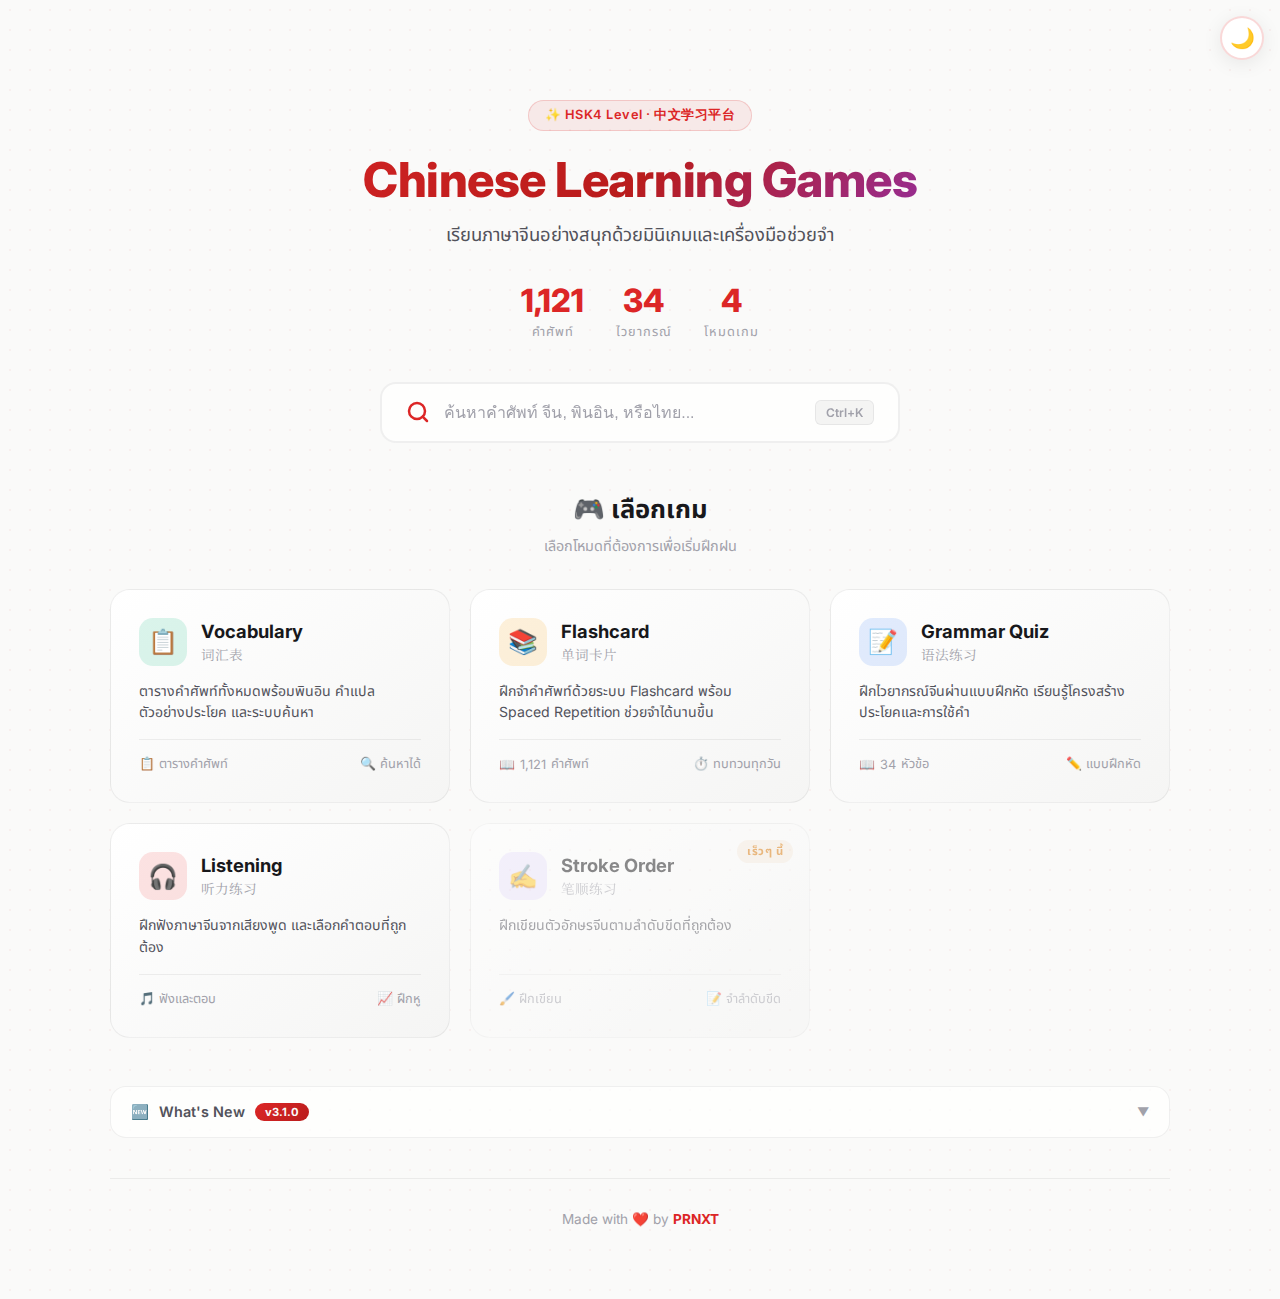
<file: index.html>
<!DOCTYPE html>
<html lang="th">

<head>
    <meta charset="UTF-8">
    <meta name="viewport" content="width=device-width, initial-scale=1.0, maximum-scale=1.0, user-scalable=no">
    <meta name="mobile-web-app-capable" content="yes">
    <meta name="apple-mobile-web-app-capable" content="yes">
    <meta name="apple-mobile-web-app-status-bar-style" content="black-translucent">
    <title>Chinese Learning Games - 中文学习</title>
    <link rel="stylesheet" href="styles.css">
    <link
        href="https://fonts.googleapis.com/css2?family=Inter:wght@400;500;600;700;800&family=Noto+Serif+SC:wght@400;700&family=Noto+Sans+Thai:wght@400;500;600;700&display=swap"
        rel="stylesheet">
    <script src="theme.js"></script>
    <style>
        /* ===== Home Page Layout ===== */
        .home-container {
            max-width: 1100px;
            margin: 0 auto;
            padding: 20px;
        }

        /* ===== Hero Section ===== */
        .hero {
            text-align: center;
            padding: 60px 20px 40px;
            position: relative;
        }

        .hero-badge {
            display: inline-flex;
            align-items: center;
            gap: 8px;
            background: var(--accent-gold-bg);
            border: 1px solid var(--accent-gold-border);
            padding: 6px 16px;
            border-radius: 50px;
            font-size: 0.8rem;
            color: var(--accent-gold);
            font-weight: 600;
            margin-bottom: 20px;
            letter-spacing: 0.5px;
        }

        .hero h1 {
            font-size: 3rem;
            font-weight: 800;
            background: linear-gradient(135deg, var(--accent-gold), var(--accent-gold-hover), var(--accent-blue));
            -webkit-background-clip: text;
            -webkit-text-fill-color: transparent;
            background-clip: text;
            margin-bottom: 12px;
            line-height: 1.2;
            letter-spacing: -0.5px;
        }

        .hero-subtitle {
            color: var(--text-secondary);
            font-size: 1.15rem;
            margin-bottom: 32px;
            max-width: 500px;
            margin-left: auto;
            margin-right: auto;
        }

        .hero-stats {
            display: flex;
            justify-content: center;
            gap: 32px;
            flex-wrap: wrap;
        }

        .hero-stat {
            text-align: center;
        }

        .hero-stat-number {
            font-size: 2rem;
            font-weight: 800;
            color: var(--accent-gold);
            display: block;
        }

        .hero-stat-label {
            font-size: 0.8rem;
            color: var(--text-muted);
            text-transform: uppercase;
            letter-spacing: 1px;
        }

        /* ===== Search Trigger ===== */
        .search-trigger-wrapper {
            max-width: 520px;
            margin: 0 auto 48px;
        }

        .search-trigger {
            display: flex;
            align-items: center;
            gap: 14px;
            padding: 16px 24px;
            border-radius: 16px;
            border: 2px solid var(--border-subtle);
            background: var(--glass-bg);
            cursor: pointer;
            transition: all 0.3s cubic-bezier(0.4, 0, 0.2, 1);
            width: 100%;
            backdrop-filter: blur(12px);
        }

        .search-trigger:hover {
            border-color: var(--accent-gold-border);
            background: var(--accent-gold-bg);
            transform: translateY(-2px);
            box-shadow: 0 8px 32px rgba(212, 175, 55, 0.15);
        }

        .search-trigger-icon {
            width: 24px;
            height: 24px;
            color: var(--accent-gold);
            flex-shrink: 0;
        }

        .search-trigger-text {
            color: var(--text-muted);
            font-size: 1rem;
            flex: 1;
            text-align: left;
        }

        .search-trigger-kbd {
            background: var(--bg-input);
            padding: 4px 10px;
            border-radius: 6px;
            font-size: 0.75rem;
            color: var(--text-muted);
            border: 1px solid var(--border-subtle);
            font-family: 'Inter', monospace;
            font-weight: 600;
        }

        /* ===== Search Modal ===== */
        .search-modal-overlay {
            position: fixed;
            inset: 0;
            background: var(--bg-overlay);
            backdrop-filter: blur(8px);
            display: none;
            justify-content: center;
            align-items: flex-start;
            z-index: 2000;
            padding: 80px 20px 20px;
            animation: fadeIn 0.2s ease;
        }

        .search-modal-overlay.active {
            display: flex;
        }

        @keyframes fadeIn {
            from {
                opacity: 0;
            }

            to {
                opacity: 1;
            }
        }

        @keyframes slideDown {
            from {
                opacity: 0;
                transform: translateY(-20px);
            }

            to {
                opacity: 1;
                transform: translateY(0);
            }
        }

        .search-modal {
            background: var(--bg-card-flat);
            border-radius: 20px;
            border: 1px solid var(--border-medium);
            width: 100%;
            max-width: 720px;
            max-height: 75vh;
            display: flex;
            flex-direction: column;
            box-shadow: 0 24px 80px rgba(0, 0, 0, 0.4);
            animation: slideDown 0.25s ease;
            overflow: hidden;
        }

        .search-modal-header {
            padding: 20px 24px;
            border-bottom: 1px solid var(--border-subtle);
            display: flex;
            align-items: center;
            gap: 14px;
        }

        .search-modal-icon {
            width: 22px;
            height: 22px;
            color: var(--accent-gold);
            flex-shrink: 0;
        }

        .search-modal-input {
            flex: 1;
            background: none;
            border: none;
            color: var(--text-primary);
            font-size: 1.15rem;
            outline: none;
            font-family: inherit;
        }

        .search-modal-input::placeholder {
            color: var(--text-muted);
        }

        .search-modal-close {
            background: var(--bg-input);
            border: 1px solid var(--border-subtle);
            padding: 4px 10px;
            border-radius: 6px;
            color: var(--text-muted);
            font-size: 0.75rem;
            cursor: pointer;
            font-weight: 600;
            font-family: 'Inter', monospace;
            transition: all 0.2s;
        }

        .search-modal-close:hover {
            background: var(--accent-red-bg);
            color: var(--accent-red);
            border-color: var(--accent-red);
        }

        .search-modal-body {
            flex: 1;
            overflow-y: auto;
            padding: 0;
        }

        .search-modal-empty {
            text-align: center;
            padding: 48px 20px;
            color: var(--text-muted);
        }

        .search-modal-empty-icon {
            font-size: 3rem;
            margin-bottom: 12px;
            display: block;
            opacity: 0.5;
        }

        .search-modal-empty-title {
            font-size: 1.1rem;
            font-weight: 600;
            color: var(--text-secondary);
            margin-bottom: 6px;
        }

        .search-modal-empty-hint {
            font-size: 0.85rem;
        }

        /* Search Results Table */
        .search-table {
            width: 100%;
            border-collapse: collapse;
            font-size: 0.95rem;
        }

        .search-table thead {
            position: sticky;
            top: 0;
            z-index: 5;
        }

        .search-table thead th {
            background: var(--bg-card-flat);
            border-bottom: 2px solid var(--accent-gold-border);
            padding: 12px 16px;
            text-align: left;
            font-weight: 700;
            font-size: 0.78rem;
            text-transform: uppercase;
            letter-spacing: 1px;
            color: var(--accent-gold);
            white-space: nowrap;
        }

        .search-table tbody tr {
            border-bottom: 1px solid var(--border-subtle);
            transition: background 0.15s;
            cursor: pointer;
        }

        .search-table tbody tr:hover {
            background: var(--accent-gold-bg);
        }

        .search-table td {
            padding: 12px 16px;
            vertical-align: middle;
        }

        .search-table .td-hanzi {
            font-family: 'Noto Serif SC', serif;
            font-size: 1.4rem;
            color: var(--text-hanzi);
            font-weight: 700;
            white-space: nowrap;
        }

        .search-table .td-pinyin {
            color: var(--accent-blue);
            font-size: 0.92rem;
            white-space: nowrap;
        }

        .search-table .td-meaning {
            color: var(--text-primary);
            max-width: 200px;
        }

        .search-table .td-example {
            font-family: 'Noto Serif SC', serif;
            color: var(--text-secondary);
            font-size: 0.9rem;
            max-width: 250px;
        }

        .search-table .td-sound {
            text-align: center;
        }

        .btn-sound-sm {
            width: 36px;
            height: 36px;
            border-radius: 50%;
            border: 1.5px solid var(--accent-gold-border);
            background: var(--accent-gold-bg);
            color: var(--accent-gold);
            font-size: 1rem;
            cursor: pointer;
            transition: all 0.2s;
            display: inline-flex;
            align-items: center;
            justify-content: center;
        }

        .btn-sound-sm:hover {
            background: var(--accent-gold);
            color: var(--bg-primary);
            transform: scale(1.1);
        }

        .search-result-count {
            padding: 10px 16px;
            font-size: 0.8rem;
            color: var(--text-muted);
            border-bottom: 1px solid var(--border-subtle);
            background: var(--glass-bg);
        }

        .search-no-results {
            text-align: center;
            padding: 40px 20px;
            color: var(--text-muted);
        }

        .search-no-results span {
            font-size: 2.5rem;
            display: block;
            margin-bottom: 10px;
        }

        /* ===== Games Section ===== */
        .section-title {
            text-align: center;
            margin-bottom: 32px;
        }

        .section-title h2 {
            font-size: 1.6rem;
            font-weight: 700;
            color: var(--text-primary);
            margin-bottom: 6px;
        }

        .section-title p {
            color: var(--text-muted);
            font-size: 0.9rem;
        }

        .games-grid {
            display: grid;
            grid-template-columns: repeat(auto-fit, minmax(260px, 1fr));
            gap: 20px;
            margin-bottom: 48px;
        }

        .game-card {
            background: var(--bg-card);
            border-radius: 20px;
            padding: 28px;
            text-decoration: none;
            color: inherit;
            border: 1px solid var(--border-subtle);
            transition: all 0.35s cubic-bezier(0.4, 0, 0.2, 1);
            position: relative;
            overflow: hidden;
            display: flex;
            flex-direction: column;
        }

        .game-card::before {
            content: '';
            position: absolute;
            top: 0;
            left: 0;
            right: 0;
            height: 4px;
            border-radius: 20px 20px 0 0;
            opacity: 0;
            transition: opacity 0.3s;
        }

        .game-card:hover {
            transform: translateY(-6px);
            border-color: var(--accent-gold-border);
            box-shadow: var(--shadow-hover);
        }

        .game-card:hover::before {
            opacity: 1;
        }

        .game-card.card-flashcard::before {
            background: linear-gradient(90deg, #f59e0b, #d97706);
        }

        .game-card.card-grammar::before {
            background: linear-gradient(90deg, #3b82f6, #2563eb);
        }

        .game-card.card-listening::before {
            background: linear-gradient(90deg, #ef4444, #dc2626);
        }

        .game-card.card-vocab::before {
            background: linear-gradient(90deg, #10b981, #059669);
        }

        .game-card.card-stroke::before {
            background: linear-gradient(90deg, #8b5cf6, #7c3aed);
        }

        .game-card-header {
            display: flex;
            align-items: center;
            gap: 14px;
            margin-bottom: 14px;
        }

        .game-card-icon {
            width: 48px;
            height: 48px;
            border-radius: 14px;
            display: flex;
            align-items: center;
            justify-content: center;
            font-size: 1.5rem;
            flex-shrink: 0;
        }

        .card-flashcard .game-card-icon {
            background: rgba(245, 158, 11, 0.15);
        }

        .card-grammar .game-card-icon {
            background: rgba(59, 130, 246, 0.15);
        }

        .card-listening .game-card-icon {
            background: rgba(239, 68, 68, 0.15);
        }

        .card-vocab .game-card-icon {
            background: rgba(16, 185, 129, 0.15);
        }

        .card-stroke .game-card-icon {
            background: rgba(139, 92, 246, 0.15);
        }

        .game-card-titles h3 {
            font-size: 1.15rem;
            font-weight: 700;
            color: var(--text-primary);
            margin-bottom: 2px;
        }

        .game-card-titles .subtitle {
            font-size: 0.85rem;
            color: var(--text-muted);
            font-family: 'Noto Serif SC', serif;
        }

        .game-card-desc {
            color: var(--text-secondary);
            font-size: 0.88rem;
            line-height: 1.55;
            flex: 1;
        }

        .game-card-footer {
            margin-top: 16px;
            padding-top: 14px;
            border-top: 1px solid var(--border-subtle);
            display: flex;
            justify-content: space-between;
            font-size: 0.8rem;
            color: var(--text-muted);
        }

        .game-card-stat {
            display: flex;
            align-items: center;
            gap: 5px;
        }

        /* Coming Soon */
        .coming-soon {
            opacity: 0.5;
            pointer-events: none;
        }

        .coming-soon-badge {
            position: absolute;
            top: 16px;
            right: 16px;
            background: var(--accent-yellow-bg);
            color: var(--accent-yellow);
            padding: 3px 10px;
            border-radius: 20px;
            font-size: 0.7rem;
            font-weight: 700;
            letter-spacing: 0.5px;
        }

        /* ===== Patch Notes ===== */
        .patch-notes {
            background: var(--glass-bg);
            border: 1px solid var(--border-subtle);
            border-radius: 16px;
            padding: 0;
            margin-bottom: 40px;
        }

        .patch-notes summary {
            display: flex;
            align-items: center;
            gap: 10px;
            color: var(--text-secondary);
            font-size: 0.9rem;
            font-weight: 600;
            padding: 16px 20px;
            cursor: pointer;
            list-style: none;
            user-select: none;
            transition: background 0.2s;
        }

        .patch-notes summary::-webkit-details-marker {
            display: none;
        }

        .patch-notes summary:hover {
            background: var(--accent-gold-bg);
        }

        .patch-notes-version {
            background: linear-gradient(135deg, var(--accent-gold), var(--accent-gold-hover));
            color: var(--bg-primary);
            padding: 2px 10px;
            border-radius: 12px;
            font-size: 0.7rem;
            font-weight: 700;
        }

        .patch-notes-toggle {
            margin-left: auto;
            font-size: 0.75rem;
            color: var(--text-muted);
            transition: transform 0.3s ease;
        }

        .patch-notes[open] .patch-notes-toggle {
            transform: rotate(180deg);
        }

        .patch-notes-content {
            padding: 0 20px 20px;
        }

        .patch-notes-list {
            display: flex;
            flex-direction: column;
            gap: 12px;
        }

        .patch-note-item {
            background: var(--bg-input);
            padding: 14px 16px;
            border-radius: 12px;
            border-left: 3px solid;
        }

        .patch-note-item.flashcard {
            border-left-color: #f59e0b;
        }

        .patch-note-item.grammar {
            border-left-color: #3b82f6;
        }

        .patch-note-item.listening {
            border-left-color: #ef4444;
        }

        .patch-note-item.general {
            border-left-color: #10b981;
        }

        .patch-note-title {
            font-size: 0.95rem;
            font-weight: 700;
            margin-bottom: 6px;
            display: flex;
            align-items: center;
            gap: 8px;
            color: var(--text-primary);
        }

        .patch-note-desc {
            color: var(--text-secondary);
            font-size: 0.85rem;
            line-height: 1.5;
        }

        .patch-note-features {
            display: flex;
            flex-wrap: wrap;
            gap: 6px;
            margin-top: 8px;
        }

        .patch-feature-tag {
            background: var(--tag-bg);
            padding: 3px 8px;
            border-radius: 8px;
            font-size: 0.72rem;
            color: var(--tag-text);
            border: 1px solid var(--tag-border);
        }

        /* ===== Footer ===== */
        .home-footer {
            text-align: center;
            padding: 32px 0;
            border-top: 1px solid var(--border-subtle);
            color: var(--text-muted);
            font-size: 0.85rem;
        }

        .home-footer strong {
            color: var(--accent-gold);
        }

        /* ===== Responsive ===== */
        @media (max-width: 768px) {
            .hero {
                padding: 40px 10px 24px;
            }

            .hero h1 {
                font-size: 2rem;
            }

            .hero-subtitle {
                font-size: 1rem;
            }

            .hero-stats {
                gap: 20px;
            }

            .hero-stat-number {
                font-size: 1.5rem;
            }

            .games-grid {
                grid-template-columns: 1fr;
            }

            .search-trigger-kbd {
                display: none;
            }

            .search-modal {
                max-height: 85vh;
                border-radius: 16px;
            }

            .search-modal-overlay {
                padding: 40px 12px 12px;
            }

            .search-table .td-example {
                display: none;
            }

            .search-table thead th:nth-child(4) {
                display: none;
            }
        }

        @media (max-width: 480px) {
            .hero h1 {
                font-size: 1.7rem;
            }

            .home-container {
                padding: 10px;
            }
        }
    </style>
</head>

<body>
    <!-- Theme Toggle -->
    <button class="theme-toggle" id="themeToggle" aria-label="Toggle theme">☀️</button>

    <div class="home-container">
        <!-- Hero -->
        <section class="hero">
            <div class="hero-badge">✨ HSK4 Level · 中文学习平台</div>
            <h1>Chinese Learning Games</h1>
            <p class="hero-subtitle">เรียนภาษาจีนอย่างสนุกด้วยมินิเกมและเครื่องมือช่วยจำ</p>
            <div class="hero-stats">
                <div class="hero-stat">
                    <span class="hero-stat-number" id="wordCount">0</span>
                    <span class="hero-stat-label">คำศัพท์</span>
                </div>
                <div class="hero-stat">
                    <span class="hero-stat-number" id="grammarCount">0</span>
                    <span class="hero-stat-label">ไวยากรณ์</span>
                </div>
                <div class="hero-stat">
                    <span class="hero-stat-number">4</span>
                    <span class="hero-stat-label">โหมดเกม</span>
                </div>
            </div>
        </section>

        <!-- Search Trigger -->
        <div class="search-trigger-wrapper">
            <button class="search-trigger" id="searchTrigger">
                <svg class="search-trigger-icon" viewBox="0 0 24 24" fill="none" stroke="currentColor"
                    stroke-width="2.5" stroke-linecap="round" stroke-linejoin="round">
                    <circle cx="11" cy="11" r="8" />
                    <line x1="21" y1="21" x2="16.65" y2="16.65" />
                </svg>
                <span class="search-trigger-text">ค้นหาคำศัพท์ จีน, พินอิน, หรือไทย...</span>
                <span class="search-trigger-kbd">Ctrl+K</span>
            </button>
        </div>

        <!-- Games -->
        <div class="section-title">
            <h2>🎮 เลือกเกม</h2>
            <p>เลือกโหมดที่ต้องการเพื่อเริ่มฝึกฝน</p>
        </div>

        <div class="games-grid">
            <!-- Vocabulary Table -->
            <a href="vocab.html" class="game-card card-vocab">
                <div class="game-card-header">
                    <div class="game-card-icon">📋</div>
                    <div class="game-card-titles">
                        <h3>Vocabulary</h3>
                        <span class="subtitle">词汇表</span>
                    </div>
                </div>
                <p class="game-card-desc">ตารางคำศัพท์ทั้งหมดพร้อมพินอิน คำแปล ตัวอย่างประโยค และระบบค้นหา</p>
                <div class="game-card-footer">
                    <span class="game-card-stat">📋 ตารางคำศัพท์</span>
                    <span class="game-card-stat">🔍 ค้นหาได้</span>
                </div>
            </a>

            <!-- Flashcard -->
            <a href="flashcard.html" class="game-card card-flashcard">
                <div class="game-card-header">
                    <div class="game-card-icon">📚</div>
                    <div class="game-card-titles">
                        <h3>Flashcard</h3>
                        <span class="subtitle">单词卡片</span>
                    </div>
                </div>
                <p class="game-card-desc">ฝึกจำคำศัพท์ด้วยระบบ Flashcard พร้อม Spaced Repetition ช่วยจำได้นานขึ้น</p>
                <div class="game-card-footer">
                    <span class="game-card-stat">📖 <span id="wordCountCard">0</span> คำศัพท์</span>
                    <span class="game-card-stat">⏱️ ทบทวนทุกวัน</span>
                </div>
            </a>

            <!-- Grammar -->
            <a href="grammar.html" class="game-card card-grammar">
                <div class="game-card-header">
                    <div class="game-card-icon">📝</div>
                    <div class="game-card-titles">
                        <h3>Grammar Quiz</h3>
                        <span class="subtitle">语法练习</span>
                    </div>
                </div>
                <p class="game-card-desc">ฝึกไวยากรณ์จีนผ่านแบบฝึกหัด เรียนรู้โครงสร้างประโยคและการใช้คำ</p>
                <div class="game-card-footer">
                    <span class="game-card-stat">📖 <span id="grammarCountCard">0</span> หัวข้อ</span>
                    <span class="game-card-stat">✏️ แบบฝึกหัด</span>
                </div>
            </a>

            <!-- Listening -->
            <a href="listening.html" class="game-card card-listening">
                <div class="game-card-header">
                    <div class="game-card-icon">🎧</div>
                    <div class="game-card-titles">
                        <h3>Listening</h3>
                        <span class="subtitle">听力练习</span>
                    </div>
                </div>
                <p class="game-card-desc">ฝึกฟังภาษาจีนจากเสียงพูด และเลือกคำตอบที่ถูกต้อง</p>
                <div class="game-card-footer">
                    <span class="game-card-stat">🎵 ฟังและตอบ</span>
                    <span class="game-card-stat">📈 ฝึกหู</span>
                </div>
            </a>


            <!-- Stroke Order (Coming Soon) -->
            <div class="game-card card-stroke coming-soon">
                <span class="coming-soon-badge">เร็วๆ นี้</span>
                <div class="game-card-header">
                    <div class="game-card-icon">✍️</div>
                    <div class="game-card-titles">
                        <h3>Stroke Order</h3>
                        <span class="subtitle">笔顺练习</span>
                    </div>
                </div>
                <p class="game-card-desc">ฝึกเขียนตัวอักษรจีนตามลำดับขีดที่ถูกต้อง</p>
                <div class="game-card-footer">
                    <span class="game-card-stat">🖌️ ฝึกเขียน</span>
                    <span class="game-card-stat">📝 จำลำดับขีด</span>
                </div>
            </div>
        </div>

        <!-- Patch Notes -->
        <details class="patch-notes">
            <summary>
                <span>🆕</span>
                <span>What's New</span>
                <span class="patch-notes-version">v3.1.0</span>
                <span class="patch-notes-toggle">▼</span>
            </summary>
            <div class="patch-notes-content">
                <div class="patch-notes-list">
                    <div class="patch-note-item general">
                        <div class="patch-note-title">
                            <span>�</span>
                            <span>Blur Study Mode</span>
                        </div>
                        <div class="patch-note-desc">
                            ระบบเบลอคอลัมน์ในตาราง Vocab เพื่อฝึกจำ — เลือกเบลอตัวจีน, พินอิน, หรือคำแปลได้ตามต้องการ
                        </div>
                        <div class="patch-note-features">
                            <span class="patch-feature-tag">� Blur Toggle</span>
                            <span class="patch-feature-tag">☑️ Multi-select</span>
                            <span class="patch-feature-tag">📱 Mobile Tap</span>
                        </div>
                    </div>

                    <div class="patch-note-item general">
                        <div class="patch-note-title">
                            <span>🎨</span>
                            <span>Crimson Theme + Eye-Friendly Text</span>
                        </div>
                        <div class="patch-note-desc">
                            ธีมสีใหม่ Warm Crimson + Charcoal พร้อมสีตัวจีนครีมอุ่นสบายตาทุกหน้า
                        </div>
                        <div class="patch-note-features">
                            <span class="patch-feature-tag">🔴 Crimson Accent</span>
                            <span class="patch-feature-tag">� Purple Pinyin</span>
                            <span class="patch-feature-tag">�️ Eye-Friendly</span>
                        </div>
                    </div>

                    <div class="patch-note-item flashcard">
                        <div class="patch-note-title">
                            <span>📖</span>
                            <span>1,121 Words — Deduplicated & Sorted</span>
                        </div>
                        <div class="patch-note-desc">
                            ลบคำศัพท์ซ้ำ 110 คำ เหลือ 1,121 คำไม่ซ้ำกัน เรียง A-Z ตามพินอิน
                        </div>
                        <div class="patch-note-features">
                            <span class="patch-feature-tag">🔤 A-Z Sort</span>
                            <span class="patch-feature-tag">🧹 Dedup</span>
                            <span class="patch-feature-tag">📚 1,121 Words</span>
                        </div>
                    </div>

                    <div class="patch-note-item general">
                        <div class="patch-note-title">
                            <span>📱</span>
                            <span>Mobile Improvements</span>
                        </div>
                        <div class="patch-note-desc">
                            แก้บั๊ก tap highlight สีฟ้าบนมือถือ และแก้ปัญหาเบลอค้างบน touch devices
                        </div>
                        <div class="patch-note-features">
                            <span class="patch-feature-tag">� No Tap Highlight</span>
                            <span class="patch-feature-tag">✅ Blur Fix</span>
                        </div>
                    </div>
                </div>
            </div>
        </details>

        <!-- Footer -->
        <footer class="home-footer">
            <p>Made with ❤️ by <strong>PRNXT</strong></p>
        </footer>
    </div>

    <!-- Search Modal -->
    <div class="search-modal-overlay" id="searchOverlay">
        <div class="search-modal" id="searchModal">
            <div class="search-modal-header">
                <svg class="search-modal-icon" viewBox="0 0 24 24" fill="none" stroke="currentColor" stroke-width="2.5"
                    stroke-linecap="round" stroke-linejoin="round">
                    <circle cx="11" cy="11" r="8" />
                    <line x1="21" y1="21" x2="16.65" y2="16.65" />
                </svg>
                <input type="text" class="search-modal-input" id="searchInput"
                    placeholder="ค้นหาคำศัพท์... (จีน, พินอิน, ไทย)" autocomplete="off" autofocus>
                <button class="search-modal-close" id="searchClose">ESC</button>
            </div>
            <div class="search-modal-body" id="searchBody">
                <div class="search-modal-empty">
                    <span class="search-modal-empty-icon">🔍</span>
                    <div class="search-modal-empty-title">ค้นหาคำศัพท์</div>
                    <div class="search-modal-empty-hint">พิมพ์ตัวจีน พินอิน หรือคำแปลภาษาไทย</div>
                </div>
            </div>
        </div>
    </div>

    <script src="words.js"></script>
    <script src="grammar.js"></script>
    <script>
        // ===== Data Loading =====
        let words = [];
        let grammarPointsList = [];

        async function loadData() {
            try {
                if (typeof wordsData !== 'undefined') {
                    words = wordsData;
                } else {
                    const response = await fetch('words.json');
                    words = await response.json();
                }
                document.getElementById('wordCount').textContent = words.length.toLocaleString();
                document.getElementById('wordCountCard').textContent = words.length.toLocaleString();

                if (typeof grammarData !== 'undefined' && grammarData !== null) {
                    grammarPointsList = grammarData;
                } else {
                    try {
                        const grammarResponse = await fetch('cn_grammar.json');
                        const data = await grammarResponse.json();
                        grammarPointsList = data.grammar_points || [];
                    } catch (e) {
                        console.log('Could not fetch grammar JSON');
                    }
                }
                document.getElementById('grammarCount').textContent = grammarPointsList.length;
                document.getElementById('grammarCountCard').textContent = grammarPointsList.length;
            } catch (error) {
                console.error('Error loading data:', error);
            }
        }

        // ===== Search Modal =====
        const searchOverlay = document.getElementById('searchOverlay');
        const searchModal = document.getElementById('searchModal');
        const searchInput = document.getElementById('searchInput');
        const searchBody = document.getElementById('searchBody');
        const searchTrigger = document.getElementById('searchTrigger');
        const searchClose = document.getElementById('searchClose');

        function openSearch() {
            searchOverlay.classList.add('active');
            setTimeout(() => searchInput.focus(), 50);
        }

        function closeSearch() {
            searchOverlay.classList.remove('active');
            searchInput.value = '';
            searchBody.innerHTML = `
                <div class="search-modal-empty">
                    <span class="search-modal-empty-icon">🔍</span>
                    <div class="search-modal-empty-title">ค้นหาคำศัพท์</div>
                    <div class="search-modal-empty-hint">พิมพ์ตัวจีน พินอิน หรือคำแปลภาษาไทย</div>
                </div>`;
        }

        searchTrigger.addEventListener('click', openSearch);
        searchClose.addEventListener('click', closeSearch);
        searchOverlay.addEventListener('click', (e) => {
            if (e.target === searchOverlay) closeSearch();
        });

        // Ctrl+K shortcut
        document.addEventListener('keydown', (e) => {
            if ((e.ctrlKey || e.metaKey) && e.key === 'k') {
                e.preventDefault();
                openSearch();
            }
            if (e.key === 'Escape' && searchOverlay.classList.contains('active')) {
                closeSearch();
            }
        });

        // ===== Search Logic =====
        function performSearch() {
            const query = searchInput.value.trim().toLowerCase();
            if (!query) {
                searchBody.innerHTML = `
                    <div class="search-modal-empty">
                        <span class="search-modal-empty-icon">🔍</span>
                        <div class="search-modal-empty-title">ค้นหาคำศัพท์</div>
                        <div class="search-modal-empty-hint">พิมพ์ตัวจีน พินอิน หรือคำแปลภาษาไทย</div>
                    </div>`;
                return;
            }

            const results = words.filter(word =>
                word.hanzi.toLowerCase().includes(query) ||
                word.pinyin.toLowerCase().includes(query) ||
                word.meaning.toLowerCase().includes(query)
            ).slice(0, 30);

            if (results.length === 0) {
                searchBody.innerHTML = `
                    <div class="search-no-results">
                        <span>😕</span>
                        <p>ไม่พบคำศัพท์ที่ค้นหา "<strong>${escapeHtml(searchInput.value)}</strong>"</p>
                    </div>`;
                return;
            }

            const totalMatched = words.filter(word =>
                word.hanzi.toLowerCase().includes(query) ||
                word.pinyin.toLowerCase().includes(query) ||
                word.meaning.toLowerCase().includes(query)
            ).length;

            let html = `<div class="search-result-count">พบ ${totalMatched} คำ${totalMatched > 30 ? ' (แสดง 30 คำแรก)' : ''}</div>`;
            html += `<table class="search-table">
                <thead><tr>
                    <th>汉字</th>
                    <th>拼音</th>
                    <th>คำแปล</th>
                    <th>ตัวอย่าง</th>
                    <th>ฟัง</th>
                </tr></thead><tbody>`;

            results.forEach(word => {
                html += `<tr>
                    <td class="td-hanzi">${escapeHtml(word.hanzi)}</td>
                    <td class="td-pinyin">${escapeHtml(word.pinyin)}</td>
                    <td class="td-meaning">${escapeHtml(word.meaning)}</td>
                    <td class="td-example">${escapeHtml(word.example_cn || '-')}</td>
                    <td class="td-sound"><button class="btn-sound-sm" onclick="speakChinese('${escapeHtml(word.hanzi)}', event)">🔊</button></td>
                </tr>`;
            });

            html += '</tbody></table>';
            searchBody.innerHTML = html;
        }

        searchInput.addEventListener('input', performSearch);

        // ===== TTS =====
        function speakChinese(text, event) {
            if (event) event.stopPropagation();
            if ('speechSynthesis' in window) {
                window.speechSynthesis.cancel();
                const utterance = new SpeechSynthesisUtterance(text);
                utterance.lang = 'zh-CN';
                utterance.rate = 0.8;
                window.speechSynthesis.speak(utterance);
            }
        }

        function escapeHtml(str) {
            if (!str) return '';
            return str.replace(/&/g, '&amp;').replace(/</g, '&lt;').replace(/>/g, '&gt;').replace(/"/g, '&quot;').replace(/'/g, '&#39;');
        }

        // Initialize
        loadData();
    </script>
</body>

</html>
</file>
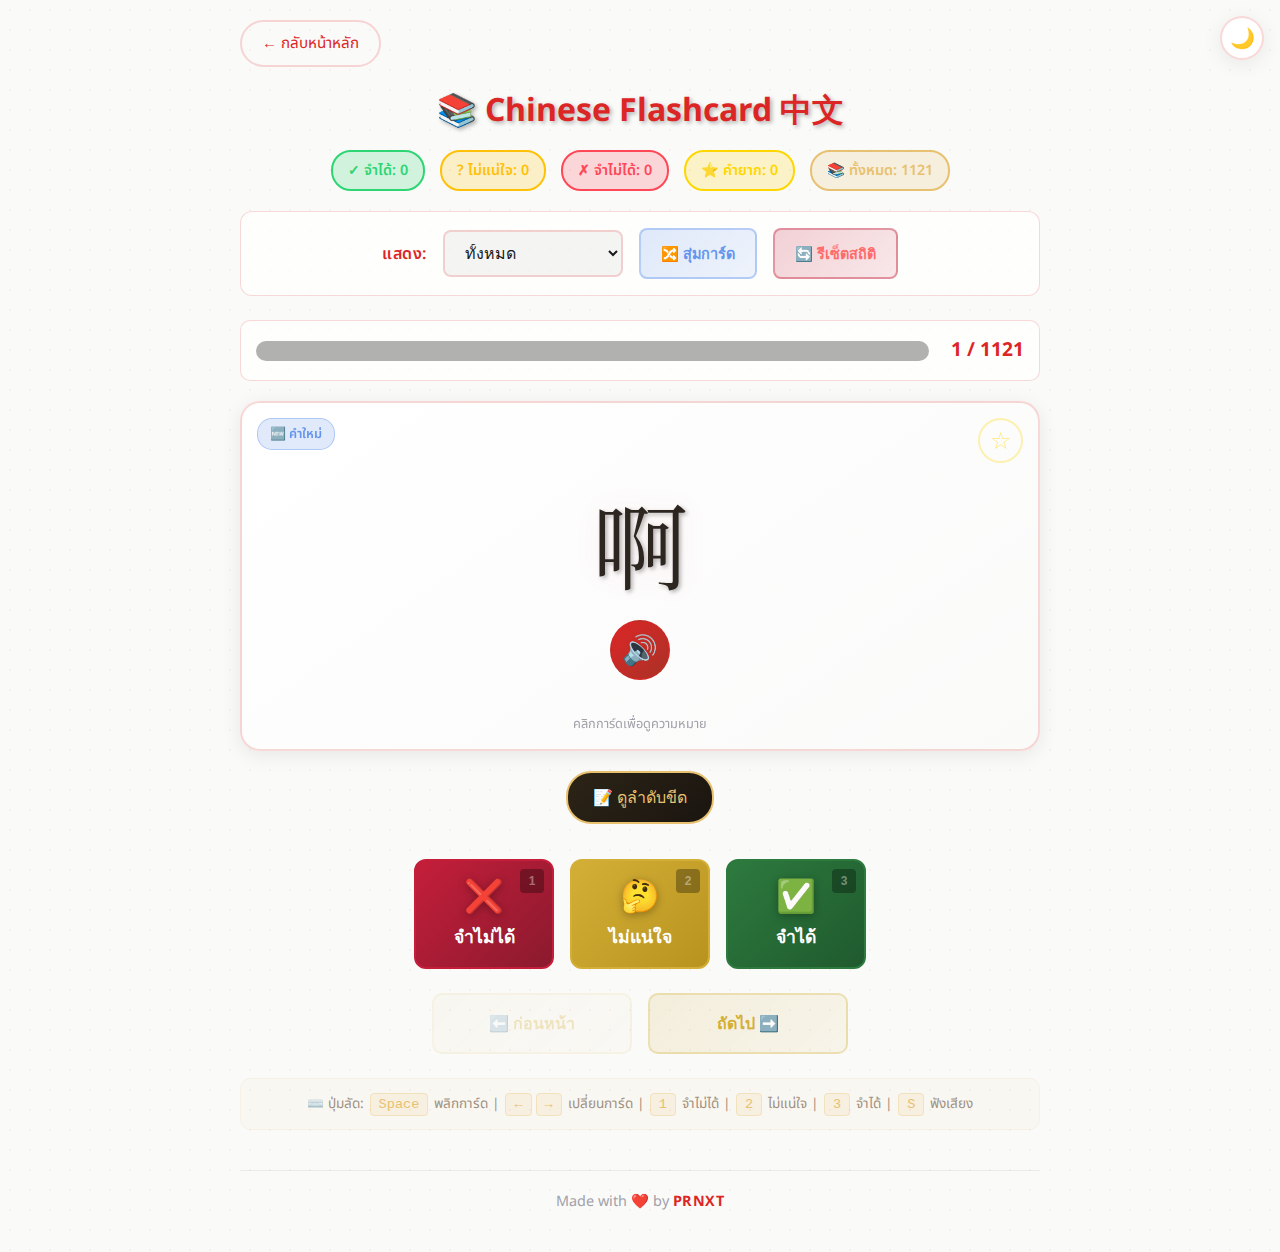
<file: flashcard.html>
<!DOCTYPE html>
<html lang="th">

<head>
    <meta charset="UTF-8">
    <meta name="viewport" content="width=device-width, initial-scale=1.0, maximum-scale=1.0, user-scalable=no">
    <meta name="mobile-web-app-capable" content="yes">
    <meta name="apple-mobile-web-app-capable" content="yes">
    <meta name="apple-mobile-web-app-status-bar-style" content="black-translucent">
    <title>Chinese Flashcard - HSK</title>
    <link rel="stylesheet" href="styles.css">
    <link
        href="https://fonts.googleapis.com/css2?family=Noto+Serif+SC:wght@400;700&family=Noto+Sans+Thai:wght@400;600&display=swap"
        rel="stylesheet">
    <script src="theme.js"></script>
</head>

<body>
    <!-- Theme Toggle -->
    <button class="theme-toggle" id="themeToggle" aria-label="Toggle theme">☀️</button>

    <!-- Loading Screen -->
    <div class="loading-screen" id="loadingScreen">
        <div class="loading-spinner"></div>
        <p>กำลังโหลดคำศัพท์...</p>
    </div>

    <div class="container">
        <!-- Back to Home -->
        <a href="index.html" class="back-home-btn">← กลับหน้าหลัก</a>

        <!-- Header -->
        <header class="header">
            <h1>📚 Chinese Flashcard 中文</h1>
            <div class="stats-bar">
                <span class="stat remember">✓ จำได้: <span id="rememberCount">0</span></span>
                <span class="stat not-sure">? ไม่แน่ใจ: <span id="notSureCount">0</span></span>
                <span class="stat forgot">✗ จำไม่ได้: <span id="forgotCount">0</span></span>
                <span class="stat difficult">⭐ คำยาก: <span id="difficultCount">0</span></span>
                <span class="stat total">📚 ทั้งหมด: <span id="totalCount">0</span></span>
            </div>
        </header>

        <!-- Filter Options -->
        <div class="filter-section">
            <label>แสดง:</label>
            <select id="filterSelect">
                <option value="all">ทั้งหมด</option>
                <option value="difficult">⭐ คำยาก</option>
                <option value="due">ถึงเวลาทบทวน</option>
                <option value="unseen">ยังไม่ได้ดู</option>
                <option value="remember">จำได้</option>
                <option value="not-sure">ไม่แน่ใจ</option>
                <option value="forgot">จำไม่ได้</option>
            </select>
            <button id="shuffleBtn" class="btn-shuffle">🔀 สุ่มการ์ด</button>
            <button id="resetBtn" class="btn-reset">🔄 รีเซ็ตสถิติ</button>
        </div>

        <!-- Progress Bar -->
        <div class="progress-container">
            <div class="progress-bar-wrapper">
                <div class="progress-bar" id="progressRemember"></div>
                <div class="progress-bar" id="progressNotSure"></div>
                <div class="progress-bar" id="progressForgot"></div>
            </div>
            <div class="card-counter">
                <span id="currentIndex">1</span> / <span id="totalCards">0</span>
            </div>
        </div>

        <!-- Flashcard -->
        <div class="flashcard-container">
            <div class="flashcard" id="flashcard">
                <!-- Front Side -->
                <div class="card-front">
                    <div class="srs-indicator" id="srsIndicator"></div>
                    <button class="btn-star" id="starBtn" title="ทำเครื่องหมายคำยาก">
                        ☆
                    </button>
                    <div class="hanzi" id="hanzi"></div>
                    <button class="btn-sound" id="soundBtn" title="ฟังเสียง">
                        🔊
                    </button>
                    <p class="flip-hint">คลิกการ์ดเพื่อดูความหมาย</p>
                </div>

                <!-- Back Side -->
                <div class="card-back">
                    <div class="card-type" id="cardType"></div>
                    <div class="hanzi-small" id="hanziBack"></div>
                    <div class="pinyin" id="pinyin"></div>
                    <div class="meaning" id="meaning"></div>
                    <div class="example">
                        <div class="example-cn" id="exampleCn"></div>
                        <div class="example-th" id="exampleTh"></div>
                    </div>
                    <div class="note" id="note"></div>
                </div>
            </div>
        </div>

        <!-- Stroke Order Section -->
        <div class="stroke-section">
            <button class="btn-stroke" id="strokeBtn">📝 ดูลำดับขีด</button>
            <div class="stroke-container" id="strokeContainer">
                <div class="stroke-display" id="strokeDisplay"></div>
                <p class="stroke-hint">คลิกที่ตัวอักษรเพื่อดูลำดับขีด</p>
            </div>
        </div>

        <!-- Answer Buttons -->
        <div class="answer-buttons" role="group" aria-label="ปุ่มตอบคำถาม">
            <button class="btn-answer btn-forgot" id="forgotBtn" aria-label="จำไม่ได้ กดปุ่ม 1">
                <span class="btn-emoji">❌</span>
                <span class="btn-text">จำไม่ได้</span>
                <span class="btn-shortcut">1</span>
            </button>
            <button class="btn-answer btn-not-sure" id="notSureBtn" aria-label="ไม่แน่ใจ กดปุ่ม 2">
                <span class="btn-emoji">🤔</span>
                <span class="btn-text">ไม่แน่ใจ</span>
                <span class="btn-shortcut">2</span>
            </button>
            <button class="btn-answer btn-remember" id="rememberBtn" aria-label="จำได้ กดปุ่ม 3">
                <span class="btn-emoji">✅</span>
                <span class="btn-text">จำได้</span>
                <span class="btn-shortcut">3</span>
            </button>
        </div>

        <!-- Navigation -->
        <div class="navigation" role="navigation" aria-label="การเปลี่ยนการ์ด">
            <button class="btn-nav" id="prevBtn" aria-label="การ์ดก่อนหน้า กดลูกศรซ้าย">⬅️ ก่อนหน้า</button>
            <button class="btn-nav" id="nextBtn" aria-label="การ์ดถัดไป กดลูกศรขวา">ถัดไป ➡️</button>
        </div>

        <!-- Keyboard Shortcuts Info -->
        <div class="shortcuts-info">
            <p>⌨️ ปุ่มลัด: <kbd>Space</kbd> พลิกการ์ด | <kbd>←</kbd><kbd>→</kbd> เปลี่ยนการ์ด | <kbd>1</kbd> จำไม่ได้ |
                <kbd>2</kbd> ไม่แน่ใจ | <kbd>3</kbd> จำได้ | <kbd>S</kbd> ฟังเสียง</p>
        </div>

        <!-- Footer -->
        <footer class="footer">
            <p>Made with ❤️ by <strong>PRNXT</strong></p>
        </footer>
    </div>

    <script src="words.js"></script>
    <script src="app.js"></script>
</body>

</html>
</file>
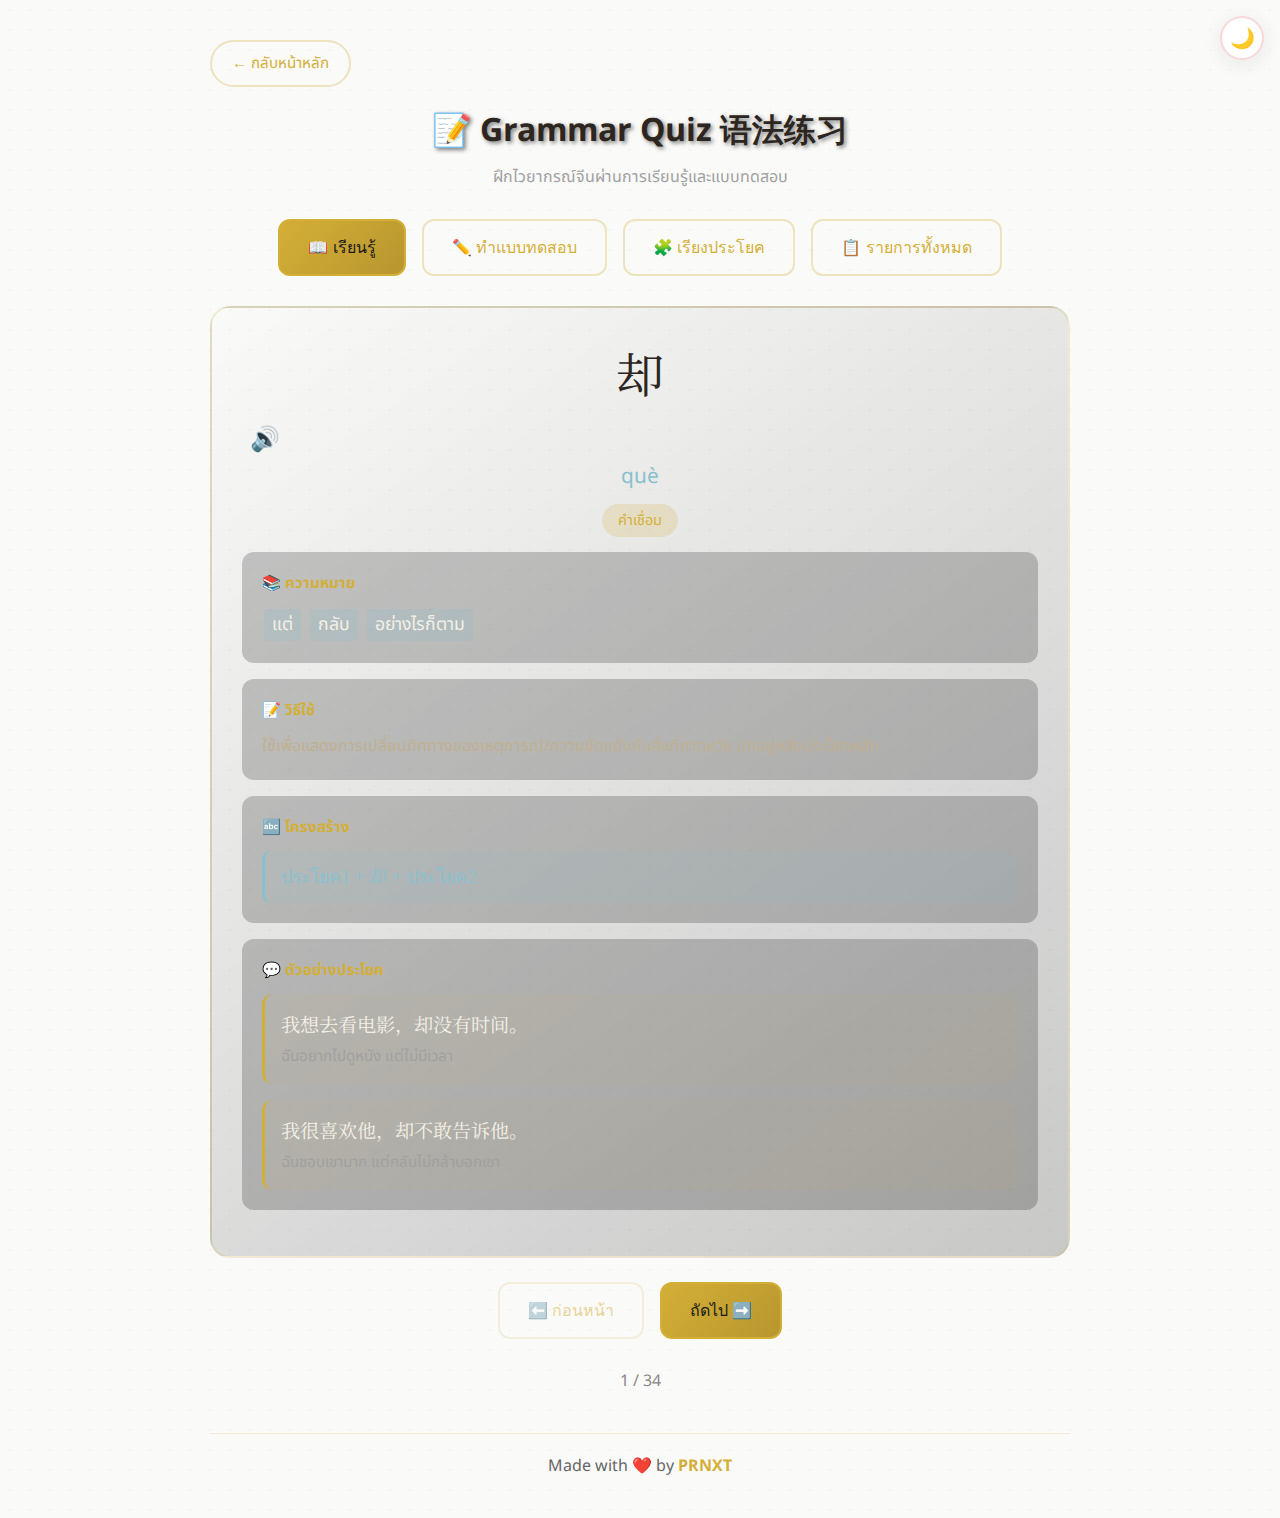
<file: grammar.html>
<!DOCTYPE html>
<html lang="th">

<head>
    <meta charset="UTF-8">
    <meta name="viewport" content="width=device-width, initial-scale=1.0, maximum-scale=1.0, user-scalable=no">
    <meta name="mobile-web-app-capable" content="yes">
    <meta name="apple-mobile-web-app-capable" content="yes">
    <meta name="apple-mobile-web-app-status-bar-style" content="black-translucent">
    <title>Grammar Quiz - 语法练习</title>
    <link rel="stylesheet" href="styles.css">
    <link
        href="https://fonts.googleapis.com/css2?family=Noto+Serif+SC:wght@400;700&family=Noto+Sans+Thai:wght@400;600&display=swap"
        rel="stylesheet">
    <script src="theme.js"></script>
    <style>
        /* Grammar Page Specific Styles */
        .grammar-container {
            max-width: 900px;
            margin: 0 auto;
            padding: 20px;
        }

        .back-btn {
            display: inline-flex;
            align-items: center;
            gap: 8px;
            padding: 10px 20px;
            border-radius: 25px;
            border: 2px solid rgba(212, 175, 55, 0.3);
            background: transparent;
            color: #d4af37;
            font-size: 0.95rem;
            cursor: pointer;
            transition: all 0.3s;
            text-decoration: none;
            margin-bottom: 20px;
        }

        .back-btn:hover {
            background: rgba(212, 175, 55, 0.1);
            border-color: #d4af37;
        }

        .grammar-header {
            text-align: center;
            margin-bottom: 30px;
        }

        .grammar-header h1 {
            font-size: 2rem;
            color: var(--text-hanzi);
            text-shadow: 2px 2px 4px rgba(0, 0, 0, 0.5);
            margin-bottom: 10px;
        }

        .grammar-header p {
            color: #a0a0a0;
        }

        /* Mode Selection */
        .mode-selection {
            display: flex;
            justify-content: center;
            gap: 16px;
            margin-bottom: 30px;
            flex-wrap: wrap;
        }

        .mode-btn {
            padding: 14px 28px;
            border-radius: 12px;
            border: 2px solid rgba(212, 175, 55, 0.3);
            background: transparent;
            color: #d4af37;
            font-size: 1rem;
            cursor: pointer;
            transition: all 0.3s;
        }

        .mode-btn:hover {
            background: rgba(212, 175, 55, 0.1);
        }

        .mode-btn.active {
            background: linear-gradient(135deg, #d4af37, #b8962e);
            color: #1a1a1a;
            border-color: #d4af37;
        }

        /* Stats Bar */
        .grammar-stats {
            display: flex;
            justify-content: center;
            gap: 20px;
            margin-bottom: 24px;
            flex-wrap: wrap;
        }

        .grammar-stat {
            padding: 10px 20px;
            border-radius: 25px;
            font-size: 0.9rem;
            font-weight: 600;
        }

        .grammar-stat.correct {
            background: rgba(46, 213, 115, 0.2);
            border: 2px solid #2ed573;
            color: #2ed573;
        }

        .grammar-stat.wrong {
            background: rgba(255, 71, 87, 0.2);
            border: 2px solid #ff4757;
            color: #ff4757;
        }

        .grammar-stat.total {
            background: rgba(232, 193, 112, 0.2);
            border: 2px solid #e8c170;
            color: var(--text-hanzi);
        }

        /* Progress */
        .grammar-progress {
            background: rgba(255, 255, 255, 0.1);
            border-radius: 10px;
            height: 8px;
            margin-bottom: 30px;
            overflow: hidden;
        }

        .grammar-progress-bar {
            height: 100%;
            background: linear-gradient(90deg, #d4af37, #e8c170);
            border-radius: 10px;
            transition: width 0.3s ease;
        }

        /* Study Mode - Grammar Card */
        .grammar-card {
            background: linear-gradient(145deg, rgba(255, 255, 255, 0.05), rgba(0, 0, 0, 0.2));
            border-radius: 20px;
            padding: 30px;
            border: 2px solid rgba(212, 175, 55, 0.2);
            margin-bottom: 24px;
        }

        .grammar-hanzi {
            font-size: 3rem;
            color: var(--text-hanzi);
            font-family: 'Noto Serif SC', serif;
            text-align: center;
            margin-bottom: 10px;
        }

        .grammar-pinyin {
            text-align: center;
            color: #88c0d0;
            font-size: 1.3rem;
            margin-bottom: 16px;
        }

        .grammar-type {
            text-align: center;
            margin-bottom: 20px;
        }

        .grammar-type span {
            background: rgba(212, 175, 55, 0.2);
            color: #d4af37;
            padding: 6px 16px;
            border-radius: 20px;
            font-size: 0.9rem;
        }

        .grammar-section {
            background: rgba(0, 0, 0, 0.2);
            padding: 20px;
            border-radius: 12px;
            margin-bottom: 16px;
        }

        .grammar-section h3 {
            color: #d4af37;
            font-size: 0.95rem;
            margin-bottom: 12px;
            display: flex;
            align-items: center;
            gap: 8px;
        }

        .grammar-meaning {
            color: #f5f0e6;
            font-size: 1.1rem;
            line-height: 1.6;
        }

        .grammar-meaning span {
            display: inline-block;
            background: rgba(136, 192, 208, 0.2);
            padding: 2px 8px;
            border-radius: 4px;
            margin: 2px;
        }

        .grammar-usage {
            color: #c0b090;
            font-size: 1rem;
            line-height: 1.6;
        }

        .grammar-pattern {
            font-family: 'Noto Serif SC', serif;
            font-size: 1.1rem;
            color: #88c0d0;
            background: rgba(136, 192, 208, 0.1);
            padding: 12px 16px;
            border-radius: 8px;
            border-left: 3px solid #88c0d0;
        }

        .grammar-examples {
            display: flex;
            flex-direction: column;
            gap: 16px;
        }

        .example-item {
            background: rgba(212, 175, 55, 0.05);
            padding: 16px;
            border-radius: 10px;
            border-left: 3px solid #d4af37;
        }

        .example-zh {
            font-family: 'Noto Serif SC', serif;
            font-size: 1.2rem;
            color: #f5f0e6;
            margin-bottom: 8px;
        }

        .example-th {
            color: #a0a0a0;
            font-size: 0.95rem;
        }

        /* Quiz Mode */
        .quiz-question {
            background: linear-gradient(145deg, rgba(255, 255, 255, 0.05), rgba(0, 0, 0, 0.2));
            border-radius: 20px;
            padding: 30px;
            border: 2px solid rgba(212, 175, 55, 0.2);
            margin-bottom: 24px;
            text-align: center;
        }

        .quiz-prompt {
            color: #a0a0a0;
            font-size: 1rem;
            margin-bottom: 16px;
        }

        .quiz-sentence {
            font-family: 'Noto Serif SC', serif;
            font-size: 1.5rem;
            color: #f5f0e6;
            line-height: 1.8;
            margin-bottom: 8px;
        }

        .quiz-sentence .blank {
            display: inline-block;
            min-width: 80px;
            border-bottom: 3px solid #d4af37;
            margin: 0 4px;
            color: #d4af37;
        }

        .quiz-type-label {
            font-family: 'Noto Sans Thai', sans-serif;
            font-size: 1rem;
            color: #88c0d0;
            margin-bottom: 12px;
            font-weight: 600;
        }

        .quiz-word-highlight {
            font-size: 2.5rem;
            color: var(--text-hanzi);
            font-family: 'Noto Serif SC', serif;
        }

        .quiz-pinyin {
            color: #88c0d0;
            font-size: 1.1rem;
        }

        .quiz-translation {
            color: #888;
            font-size: 1rem;
        }

        .quiz-options {
            display: grid;
            grid-template-columns: repeat(2, 1fr);
            gap: 16px;
            margin-bottom: 24px;
        }

        @media (max-width: 600px) {
            .quiz-options {
                grid-template-columns: 1fr;
            }
        }

        .quiz-option {
            padding: 20px;
            border-radius: 12px;
            border: 2px solid rgba(212, 175, 55, 0.3);
            background: rgba(0, 0, 0, 0.2);
            color: #f5f0e6;
            font-size: 1.2rem;
            font-family: 'Noto Serif SC', serif;
            cursor: pointer;
            transition: all 0.3s;
        }

        .quiz-option-sentence {
            font-size: 1rem;
            text-align: left;
            line-height: 1.6;
        }

        .quiz-option:hover:not(.disabled) {
            border-color: #d4af37;
            background: rgba(212, 175, 55, 0.1);
            transform: translateY(-2px);
        }

        .quiz-option.correct {
            border-color: #2ed573;
            background: rgba(46, 213, 115, 0.2);
            color: #2ed573;
        }

        .quiz-option.wrong {
            border-color: #ff4757;
            background: rgba(255, 71, 87, 0.2);
            color: #ff4757;
        }

        .quiz-option.disabled {
            pointer-events: none;
            opacity: 0.7;
        }

        .quiz-feedback {
            padding: 20px;
            border-radius: 12px;
            margin-bottom: 20px;
            display: none;
        }

        .quiz-feedback.show {
            display: block;
        }

        .quiz-feedback.correct {
            background: rgba(46, 213, 115, 0.1);
            border: 2px solid #2ed573;
        }

        .quiz-feedback.wrong {
            background: rgba(255, 71, 87, 0.1);
            border: 2px solid #ff4757;
        }

        .quiz-feedback h4 {
            font-size: 1.1rem;
            margin-bottom: 12px;
        }

        .quiz-feedback.correct h4 {
            color: #2ed573;
        }

        .quiz-feedback.wrong h4 {
            color: #ff4757;
        }

        .quiz-feedback p {
            color: #c0b090;
            line-height: 1.6;
        }

        /* Navigation Buttons */
        .grammar-nav {
            display: flex;
            justify-content: center;
            gap: 16px;
            margin-bottom: 30px;
        }

        .nav-btn {
            padding: 14px 28px;
            border-radius: 12px;
            border: 2px solid rgba(212, 175, 55, 0.3);
            background: transparent;
            color: #d4af37;
            font-size: 1rem;
            cursor: pointer;
            transition: all 0.3s;
            display: flex;
            align-items: center;
            gap: 8px;
        }

        .nav-btn:hover {
            background: rgba(212, 175, 55, 0.1);
            border-color: #d4af37;
        }

        .nav-btn:disabled {
            opacity: 0.5;
            cursor: not-allowed;
        }

        .nav-btn.primary {
            background: linear-gradient(135deg, #d4af37, #b8962e);
            color: #1a1a1a;
            border-color: #d4af37;
        }

        .nav-btn.primary:hover {
            box-shadow: 0 4px 15px rgba(212, 175, 55, 0.4);
        }

        /* Topic List */
        .topic-list {
            display: none;
        }

        .topic-list.active {
            display: block;
        }

        .topic-grid {
            display: grid;
            grid-template-columns: repeat(auto-fill, minmax(280px, 1fr));
            gap: 16px;
        }

        .topic-item {
            background: rgba(0, 0, 0, 0.2);
            border-radius: 12px;
            padding: 20px;
            border: 2px solid rgba(212, 175, 55, 0.2);
            cursor: pointer;
            transition: all 0.3s;
        }

        .topic-item:hover {
            border-color: #d4af37;
            background: rgba(212, 175, 55, 0.05);
            transform: translateY(-2px);
        }

        .topic-item.completed {
            border-color: #2ed573;
        }

        .topic-hanzi {
            font-family: 'Noto Serif SC', serif;
            font-size: 1.5rem;
            color: var(--text-hanzi);
            margin-bottom: 4px;
        }

        .topic-pinyin {
            color: #88c0d0;
            font-size: 0.9rem;
            margin-bottom: 8px;
        }

        .topic-meaning {
            color: #a0a0a0;
            font-size: 0.9rem;
        }

        .topic-status {
            margin-top: 10px;
            font-size: 0.8rem;
        }

        .topic-status.completed {
            color: #2ed573;
        }

        /* Content Sections */
        .study-content,
        .quiz-content {
            display: none;
        }

        .study-content.active,
        .quiz-content.active {
            display: block;
        }

        /* Sound Button */
        .sound-btn {
            background: none;
            border: none;
            font-size: 1.5rem;
            cursor: pointer;
            padding: 8px;
            border-radius: 50%;
            transition: all 0.3s;
        }

        .sound-btn:hover {
            background: rgba(212, 175, 55, 0.2);
        }

        /* Footer */
        .grammar-footer {
            text-align: center;
            margin-top: 40px;
            padding-top: 20px;
            border-top: 1px solid rgba(212, 175, 55, 0.2);
            color: #666;
        }

        .grammar-footer strong {
            color: #d4af37;
        }

        /* Quiz Complete */
        .quiz-complete {
            text-align: center;
            padding: 40px;
            display: none;
        }

        .quiz-complete.active {
            display: block;
        }

        .quiz-complete h2 {
            font-size: 2rem;
            color: var(--text-hanzi);
            margin-bottom: 20px;
        }

        .quiz-complete-stats {
            display: flex;
            justify-content: center;
            gap: 30px;
            margin-bottom: 30px;
        }

        .complete-stat {
            text-align: center;
        }

        .complete-stat-value {
            font-size: 2.5rem;
            font-weight: bold;
        }

        .complete-stat-value.correct {
            color: #2ed573;
        }

        .complete-stat-value.wrong {
            color: #ff4757;
        }

        .complete-stat-label {
            color: #888;
            font-size: 0.9rem;
        }

        .quiz-complete p {
            color: #a0a0a0;
            margin-bottom: 30px;
        }

        /* Search Box for List Mode */
        .list-search-container {
            margin-bottom: 20px;
        }

        .list-search-input {
            width: 100%;
            padding: 14px 20px;
            border-radius: 12px;
            border: 2px solid rgba(212, 175, 55, 0.3);
            background: rgba(0, 0, 0, 0.3);
            color: #f5f0e6;
            font-size: 1rem;
            outline: none;
            transition: all 0.3s;
        }

        .list-search-input:focus {
            border-color: #d4af37;
            box-shadow: 0 0 10px rgba(212, 175, 55, 0.2);
        }

        .list-search-input::placeholder {
            color: #888;
        }

        .search-results-count {
            text-align: center;
            color: #888;
            margin-bottom: 16px;
            font-size: 0.9rem;
        }

        /* Drag Game Styles */
        .drag-content {
            display: none;
        }

        .drag-content.active {
            display: block;
        }

        .drag-game-card {
            background: linear-gradient(145deg, rgba(255, 255, 255, 0.05), rgba(0, 0, 0, 0.2));
            border-radius: 20px;
            padding: 30px;
            border: 2px solid rgba(212, 175, 55, 0.2);
            margin-bottom: 24px;
        }

        .drag-instruction {
            text-align: center;
            color: #a0a0a0;
            margin-bottom: 20px;
        }

        .drag-translation {
            text-align: center;
            font-size: 1.2rem;
            color: #88c0d0;
            margin-bottom: 24px;
            padding: 16px;
            background: rgba(136, 192, 208, 0.1);
            border-radius: 12px;
        }

        .drag-drop-zone {
            min-height: 80px;
            border: 3px dashed rgba(212, 175, 55, 0.4);
            border-radius: 16px;
            padding: 20px;
            margin-bottom: 24px;
            display: flex;
            flex-wrap: wrap;
            gap: 12px;
            justify-content: center;
            align-items: center;
            transition: all 0.3s;
            background: rgba(0, 0, 0, 0.2);
        }

        .drag-drop-zone.drag-over {
            border-color: #d4af37;
            background: rgba(212, 175, 55, 0.1);
        }

        .drag-drop-zone.correct {
            border-color: #2ed573;
            background: rgba(46, 213, 115, 0.1);
        }

        .drag-drop-zone.wrong {
            border-color: #ff4757;
            background: rgba(255, 71, 87, 0.1);
        }

        .drag-word-bank {
            display: flex;
            flex-wrap: wrap;
            gap: 12px;
            justify-content: center;
            margin-bottom: 24px;
        }

        .drag-word {
            padding: 12px 20px;
            background: linear-gradient(135deg, rgba(212, 175, 55, 0.2), rgba(212, 175, 55, 0.1));
            border: 2px solid rgba(212, 175, 55, 0.4);
            border-radius: 10px;
            cursor: grab;
            font-family: 'Noto Serif SC', serif;
            font-size: 1.3rem;
            color: var(--text-hanzi);
            transition: all 0.3s;
            user-select: none;
        }

        .drag-word:hover {
            transform: translateY(-2px);
            box-shadow: 0 4px 12px rgba(212, 175, 55, 0.3);
            border-color: #d4af37;
        }

        .drag-word.dragging {
            opacity: 0.5;
            cursor: grabbing;
        }

        .drag-word.placed {
            background: linear-gradient(135deg, rgba(136, 192, 208, 0.2), rgba(136, 192, 208, 0.1));
            border-color: #88c0d0;
            color: #88c0d0;
        }

        .drag-word.in-zone {
            cursor: grab;
        }

        .drop-placeholder {
            color: #666;
            font-style: italic;
        }

        /* Match Mode Styles */
        .match-word {
            text-align: center;
            margin-bottom: 30px;
        }

        .match-hanzi {
            display: block;
            font-family: 'Noto Serif SC', serif;
            font-size: 3rem;
            color: var(--text-hanzi);
            margin-bottom: 8px;
        }

        .match-pinyin {
            color: #88c0d0;
            font-size: 1.3rem;
        }

        .match-options {
            display: grid;
            grid-template-columns: repeat(2, 1fr);
            gap: 16px;
            margin-bottom: 24px;
        }

        @media (max-width: 600px) {
            .match-options {
                grid-template-columns: 1fr;
            }
        }

        .match-option {
            padding: 18px 20px;
            border-radius: 12px;
            border: 2px solid rgba(136, 192, 208, 0.3);
            background: rgba(0, 0, 0, 0.2);
            color: #f5f0e6;
            font-size: 1rem;
            cursor: pointer;
            transition: all 0.3s;
            text-align: center;
        }

        .match-option:hover:not(.disabled) {
            border-color: #88c0d0;
            background: rgba(136, 192, 208, 0.1);
            transform: translateY(-2px);
        }

        .match-option.correct {
            border-color: #2ed573;
            background: rgba(46, 213, 115, 0.2);
            color: #2ed573;
        }

        .match-option.wrong {
            border-color: #ff4757;
            background: rgba(255, 71, 87, 0.2);
            color: #ff4757;
        }

        .match-option.disabled {
            pointer-events: none;
            opacity: 0.7;
        }

        .drag-actions {
            display: flex;
            justify-content: center;
            gap: 16px;
            flex-wrap: wrap;
        }

        .drag-feedback {
            text-align: center;
            padding: 20px;
            border-radius: 12px;
            margin-bottom: 20px;
            display: none;
        }

        .drag-feedback.show {
            display: block;
        }

        .drag-feedback.correct {
            background: rgba(46, 213, 115, 0.1);
            border: 2px solid #2ed573;
        }

        .drag-feedback.correct h4 {
            color: #2ed573;
        }

        .drag-feedback.wrong {
            background: rgba(255, 71, 87, 0.1);
            border: 2px solid #ff4757;
        }

        .drag-feedback.wrong h4 {
            color: #ff4757;
        }

        .drag-feedback h4 {
            font-size: 1.1rem;
            margin-bottom: 8px;
        }

        .drag-feedback p {
            color: #c0b090;
        }

        .drag-correct-answer {
            font-family: 'Noto Serif SC', serif;
            font-size: 1.3rem;
            color: #2ed573;
            margin-top: 10px;
        }

        .drag-stats {
            display: flex;
            justify-content: center;
            gap: 20px;
            margin-bottom: 20px;
        }

        @media (max-width: 600px) {
            .drag-word {
                padding: 10px 16px;
                font-size: 1.1rem;
            }
        }

        /* Drag Ghost for Touch */
        .drag-ghost {
            position: fixed;
            pointer-events: none;
            z-index: 9999;
            padding: 12px 20px;
            background: linear-gradient(135deg, #d4af37, #b8962e);
            border: 2px solid #d4af37;
            border-radius: 10px;
            font-family: 'Noto Serif SC', serif;
            font-size: 1.3rem;
            color: #1a1a1a;
            box-shadow: 0 8px 25px rgba(212, 175, 55, 0.5);
            transform: translate(-50%, -50%) scale(1.1);
            transition: transform 0.1s ease;
        }

        @media (max-width: 600px) {
            .drag-ghost {
                padding: 10px 16px;
                font-size: 1.1rem;
            }
        }

        .drag-word.touch-active {
            opacity: 0.4;
            transform: scale(0.95);
        }
    </style>
</head>

<body>
    <!-- Theme Toggle -->
    <button class="theme-toggle" id="themeToggle" aria-label="Toggle theme">☀️</button>
    <div class="grammar-container">
        <!-- Back Button -->
        <a href="index.html" class="back-btn">← กลับหน้าหลัก</a>

        <!-- Header -->
        <header class="grammar-header">
            <h1>📝 Grammar Quiz 语法练习</h1>
            <p>ฝึกไวยากรณ์จีนผ่านการเรียนรู้และแบบทดสอบ</p>
        </header>

        <!-- Mode Selection -->
        <div class="mode-selection">
            <button class="mode-btn active" id="studyModeBtn">📖 เรียนรู้</button>
            <button class="mode-btn" id="quizModeBtn">✏️ ทำแบบทดสอบ</button>
            <button class="mode-btn" id="dragModeBtn">🧩 เรียงประโยค</button>
            <button class="mode-btn" id="listModeBtn">📋 รายการทั้งหมด</button>
        </div>

        <!-- Stats -->
        <div class="grammar-stats" id="quizStats" style="display: none;">
            <span class="grammar-stat correct">✓ ถูก: <span id="correctCount">0</span></span>
            <span class="grammar-stat wrong">✗ ผิด: <span id="wrongCount">0</span></span>
            <span class="grammar-stat total">📚 ข้อ: <span id="questionNum">1</span>/<span
                    id="totalQuestions">10</span></span>
        </div>

        <!-- Progress -->
        <div class="grammar-progress" id="progressBar" style="display: none;">
            <div class="grammar-progress-bar" id="progressFill" style="width: 0%"></div>
        </div>

        <!-- Study Mode Content -->
        <div class="study-content active" id="studyContent">
            <div class="grammar-card" id="grammarCard">
                <div class="grammar-hanzi" id="studyHanzi">却</div>
                <button class="sound-btn" id="studySoundBtn">🔊</button>
                <div class="grammar-pinyin" id="studyPinyin">què</div>
                <div class="grammar-type"><span id="studyType">คำเชื่อม</span></div>

                <div class="grammar-section">
                    <h3>📚 ความหมาย</h3>
                    <div class="grammar-meaning" id="studyMeaning"></div>
                </div>

                <div class="grammar-section">
                    <h3>📝 วิธีใช้</h3>
                    <div class="grammar-usage" id="studyUsage"></div>
                </div>

                <div class="grammar-section">
                    <h3>🔤 โครงสร้าง</h3>
                    <div class="grammar-pattern" id="studyPattern"></div>
                </div>

                <div class="grammar-section">
                    <h3>💬 ตัวอย่างประโยค</h3>
                    <div class="grammar-examples" id="studyExamples"></div>
                </div>
            </div>

            <div class="grammar-nav">
                <button class="nav-btn" id="studyPrevBtn">⬅️ ก่อนหน้า</button>
                <button class="nav-btn primary" id="studyNextBtn">ถัดไป ➡️</button>
            </div>

            <div style="text-align: center; color: #888;">
                <span id="studyProgress">1</span> / <span id="studyTotal">0</span>
            </div>
        </div>

        <!-- Quiz Mode Content -->
        <div class="quiz-content" id="quizContent">
            <div class="quiz-question" id="quizQuestion">
                <p class="quiz-prompt">เลือกคำที่ถูกต้องเพื่อเติมในช่องว่าง:</p>
                <p class="quiz-sentence" id="quizSentence">
                    我想去看电影，<span class="blank">____</span>没有时间。
                </p>
                <p class="quiz-translation" id="quizTranslation">ฉันอยากไปดูหนัง แต่ไม่มีเวลา</p>
            </div>

            <div class="quiz-options" id="quizOptions">
                <!-- Options will be generated dynamically -->
            </div>

            <div class="quiz-feedback" id="quizFeedback">
                <h4 id="feedbackTitle">ถูกต้อง!</h4>
                <p id="feedbackText"></p>
            </div>

            <div class="grammar-nav">
                <button class="nav-btn primary" id="nextQuestionBtn" style="display: none;">ข้อถัดไป ➡️</button>
            </div>

            <!-- Quiz Complete -->
            <div class="quiz-complete" id="quizComplete">
                <h2>🎉 ทำแบบทดสอบเสร็จแล้ว!</h2>
                <div class="quiz-complete-stats">
                    <div class="complete-stat">
                        <div class="complete-stat-value correct" id="finalCorrect">0</div>
                        <div class="complete-stat-label">ตอบถูก</div>
                    </div>
                    <div class="complete-stat">
                        <div class="complete-stat-value wrong" id="finalWrong">0</div>
                        <div class="complete-stat-label">ตอบผิด</div>
                    </div>
                </div>
                <p id="quizMessage">ทำได้ดีมาก! ลองทำอีกครั้งเพื่อฝึกฝนเพิ่มเติม</p>
                <button class="nav-btn primary" id="restartQuizBtn">🔄 เริ่มทำใหม่</button>
            </div>
        </div>

        <!-- Drag Game Content -->
        <div class="drag-content" id="dragContent">
            <div class="drag-stats" id="dragStats">
                <span class="grammar-stat correct">✓ ถูก: <span id="dragCorrectCount">0</span></span>
                <span class="grammar-stat wrong">✗ ผิด: <span id="dragWrongCount">0</span></span>
                <span class="grammar-stat total">📚 ข้อ: <span id="dragQuestionNum">1</span>/<span
                        id="dragTotalQuestions">10</span></span>
            </div>

            <div class="grammar-progress">
                <div class="grammar-progress-bar" id="dragProgressFill" style="width: 0%"></div>
            </div>

            <div class="drag-game-card" id="dragGameCard">
                <p class="drag-instruction" id="dragQuestionType">ลากคำมาเรียงเป็นประโยคให้ถูกต้อง:</p>
                <div class="drag-translation" id="dragTranslation">คำแปลภาษาไทย</div>

                <!-- Match Mode Elements -->
                <div class="match-word" id="matchWord" style="display: none;"></div>
                <div class="match-options" id="matchOptions" style="display: none;"></div>

                <!-- Arrange Mode Elements -->
                <div class="drag-drop-zone" id="dropZone">
                    <span class="drop-placeholder">ลากคำมาวางที่นี่</span>
                </div>

                <div class="drag-word-bank" id="wordBank">
                    <!-- Words will be generated dynamically -->
                </div>

                <div class="drag-feedback" id="dragFeedback">
                    <h4 id="dragFeedbackTitle">ผลลัพธ์</h4>
                    <p id="dragFeedbackText"></p>
                    <div class="drag-correct-answer" id="dragCorrectAnswer"></div>
                </div>

                <div class="drag-actions">
                    <button class="nav-btn" id="resetDragBtn">🔄 รีเซ็ต</button>
                    <button class="nav-btn primary" id="checkDragBtn">✓ ตรวจคำตอบ</button>
                    <button class="nav-btn primary" id="nextDragBtn" style="display: none;">ข้อถัดไป ➡️</button>
                </div>
            </div>

            <!-- Drag Game Complete -->
            <div class="quiz-complete" id="dragComplete">
                <h2>🎉 เล่นเกมเสร็จแล้ว!</h2>
                <div class="quiz-complete-stats">
                    <div class="complete-stat">
                        <div class="complete-stat-value correct" id="dragFinalCorrect">0</div>
                        <div class="complete-stat-label">ตอบถูก</div>
                    </div>
                    <div class="complete-stat">
                        <div class="complete-stat-value wrong" id="dragFinalWrong">0</div>
                        <div class="complete-stat-label">ตอบผิด</div>
                    </div>
                </div>
                <p id="dragMessage">ทำได้ดีมาก!</p>
                <button class="nav-btn primary" id="restartDragBtn">🔄 เริ่มเล่นใหม่</button>
            </div>
        </div>

        <!-- Topic List -->
        <div class="topic-list" id="topicList">
            <div class="list-search-container">
                <input type="text" class="list-search-input" id="listSearchInput"
                    placeholder="🔍 ค้นหาไวยากรณ์... (ภาษาจีน, พินอิน, หรือความหมาย)">
            </div>
            <div class="search-results-count" id="searchResultsCount"></div>
            <div class="topic-grid" id="topicGrid">
                <!-- Topics will be generated dynamically -->
            </div>
        </div>

        <!-- Footer -->
        <footer class="grammar-footer">
            <p>Made with ❤️ by <strong>PRNXT</strong></p>
        </footer>
    </div>

    <script src="grammar.js"></script>
    <script>
        // Global Variables
        let grammarPoints = [];
        let currentStudyIndex = 0;
        let currentQuizIndex = 0;
        let quizQuestions = [];
        let correctAnswers = 0;
        let wrongAnswers = 0;
        let currentMode = 'study'; // 'study', 'quiz', 'list', 'drag'

        // Drag Game Variables
        let dragQuestions = [];
        let currentDragIndex = 0;
        let dragCorrectAnswers = 0;
        let dragWrongAnswers = 0;
        let currentDraggedWord = null;

        // DOM Elements
        const studyModeBtn = document.getElementById('studyModeBtn');
        const quizModeBtn = document.getElementById('quizModeBtn');
        const listModeBtn = document.getElementById('listModeBtn');
        const dragModeBtn = document.getElementById('dragModeBtn');
        const studyContent = document.getElementById('studyContent');
        const quizContent = document.getElementById('quizContent');
        const topicList = document.getElementById('topicList');
        const dragContent = document.getElementById('dragContent');
        const quizStats = document.getElementById('quizStats');
        const progressBar = document.getElementById('progressBar');

        // Load grammar data
        async function loadGrammar() {
            try {
                // Try to load from embedded data first (for file:// protocol)
                if (typeof grammarData !== 'undefined' && grammarData !== null) {
                    grammarPoints = grammarData;
                } else {
                    // Try fetch (works with http:// and Live Server)
                    const response = await fetch('cn_grammar.json');
                    const data = await response.json();
                    grammarPoints = data.grammar_points || [];
                }

                document.getElementById('studyTotal').textContent = grammarPoints.length;

                if (grammarPoints.length > 0) {
                    displayStudyCard(0);
                    generateTopicList();
                }
            } catch (error) {
                console.error('Error loading grammar:', error);
                // Fallback to embedded data
                if (typeof grammarData !== 'undefined' && grammarData !== null) {
                    grammarPoints = grammarData;
                    document.getElementById('studyTotal').textContent = grammarPoints.length;
                    if (grammarPoints.length > 0) {
                        displayStudyCard(0);
                        generateTopicList();
                    }
                }
            }
        }

        // Mode switching
        function switchMode(mode) {
            currentMode = mode;

            // Update buttons
            studyModeBtn.classList.toggle('active', mode === 'study');
            quizModeBtn.classList.toggle('active', mode === 'quiz');
            listModeBtn.classList.toggle('active', mode === 'list');
            dragModeBtn.classList.toggle('active', mode === 'drag');

            // Update content visibility
            studyContent.classList.toggle('active', mode === 'study');
            quizContent.classList.toggle('active', mode === 'quiz');
            topicList.classList.toggle('active', mode === 'list');
            dragContent.classList.toggle('active', mode === 'drag');

            // Show/hide stats and progress
            quizStats.style.display = mode === 'quiz' ? 'flex' : 'none';
            progressBar.style.display = mode === 'quiz' ? 'block' : 'none';

            if (mode === 'quiz') {
                startQuiz();
            } else if (mode === 'drag') {
                startDragGame();
            } else if (mode === 'list') {
                filterTopicList('');
            }
        }

        studyModeBtn.addEventListener('click', () => switchMode('study'));
        quizModeBtn.addEventListener('click', () => switchMode('quiz'));
        listModeBtn.addEventListener('click', () => switchMode('list'));
        dragModeBtn.addEventListener('click', () => switchMode('drag'));

        // Study Mode Functions
        function displayStudyCard(index) {
            if (index < 0 || index >= grammarPoints.length) return;

            currentStudyIndex = index;
            const grammar = grammarPoints[index];

            document.getElementById('studyHanzi').textContent = grammar.hanzi;
            document.getElementById('studyPinyin').textContent = grammar.pinyin;
            document.getElementById('studyType').textContent = grammar.type;

            // Meaning
            const meanings = grammar.meaning_th;
            document.getElementById('studyMeaning').innerHTML =
                Array.isArray(meanings)
                    ? meanings.map(m => `<span>${m}</span>`).join(' ')
                    : meanings;

            document.getElementById('studyUsage').textContent = grammar.usage_th;

            // Pattern
            const pattern = grammar.pattern;
            document.getElementById('studyPattern').innerHTML =
                Array.isArray(pattern)
                    ? pattern.join('<br>')
                    : pattern;

            // Examples
            const examplesHtml = grammar.examples.map(ex => `
                <div class="example-item">
                    <div class="example-zh">${ex.zh}</div>
                    <div class="example-th">${ex.th}</div>
                </div>
            `).join('');
            document.getElementById('studyExamples').innerHTML = examplesHtml;

            // Update progress
            document.getElementById('studyProgress').textContent = index + 1;

            // Update navigation buttons
            document.getElementById('studyPrevBtn').disabled = index === 0;
            document.getElementById('studyNextBtn').disabled = index === grammarPoints.length - 1;
        }

        document.getElementById('studyPrevBtn').addEventListener('click', () => {
            if (currentStudyIndex > 0) {
                displayStudyCard(currentStudyIndex - 1);
            }
        });

        document.getElementById('studyNextBtn').addEventListener('click', () => {
            if (currentStudyIndex < grammarPoints.length - 1) {
                displayStudyCard(currentStudyIndex + 1);
            }
        });

        document.getElementById('studySoundBtn').addEventListener('click', () => {
            const hanzi = document.getElementById('studyHanzi').textContent;
            speakChinese(hanzi);
        });

        // Quiz Mode Functions
        function startQuiz() {
            correctAnswers = 0;
            wrongAnswers = 0;
            currentQuizIndex = 0;

            // Generate quiz questions
            quizQuestions = generateQuizQuestions();

            document.getElementById('totalQuestions').textContent = quizQuestions.length;
            document.getElementById('correctCount').textContent = 0;
            document.getElementById('wrongCount').textContent = 0;

            document.getElementById('quizQuestion').style.display = 'block';
            document.getElementById('quizOptions').style.display = 'grid';
            document.getElementById('quizComplete').classList.remove('active');

            displayQuizQuestion(0);
        }

        function generateQuizQuestions() {
            const questions = [];
            const shuffled = [...grammarPoints].sort(() => Math.random() - 0.5);
            const selected = shuffled.slice(0, Math.min(10, shuffled.length));

            // Question types: 1=fill blank, 2=choose meaning, 3=choose correct usage
            const questionTypes = [1, 2, 3, 1, 2, 3, 1, 2, 3, 1];

            selected.forEach((grammar, idx) => {
                const qType = questionTypes[idx % questionTypes.length];

                if (qType === 1 && grammar.examples && grammar.examples.length > 0) {
                    // Type 1: Fill in the blank
                    const example = grammar.examples[Math.floor(Math.random() * grammar.examples.length)];
                    const sentence = example.zh;
                    const answer = grammar.hanzi;
                    const blankSentence = sentence.replace(answer, '<span class="blank">____</span>');

                    const wrongOptions = grammarPoints
                        .filter(g => g.hanzi !== answer)
                        .sort(() => Math.random() - 0.5)
                        .slice(0, 3)
                        .map(g => g.hanzi);

                    questions.push({
                        type: 'fill',
                        questionText: '📝 เติมคำในช่องว่าง:',
                        sentence: blankSentence,
                        originalSentence: sentence,
                        translation: example.th,
                        answer: answer,
                        options: [...wrongOptions, answer].sort(() => Math.random() - 0.5),
                        grammar: grammar
                    });
                } else if (qType === 2) {
                    // Type 2: Choose correct meaning for the word
                    const meanings = Array.isArray(grammar.meaning_th)
                        ? grammar.meaning_th.join(', ')
                        : grammar.meaning_th;

                    const wrongMeanings = grammarPoints
                        .filter(g => g.hanzi !== grammar.hanzi)
                        .sort(() => Math.random() - 0.5)
                        .slice(0, 3)
                        .map(g => Array.isArray(g.meaning_th) ? g.meaning_th[0] : g.meaning_th);

                    questions.push({
                        type: 'meaning',
                        questionText: '📖 เลือกความหมายที่ถูกต้อง:',
                        sentence: `<span class="quiz-word-highlight">${grammar.hanzi}</span> <span class="quiz-pinyin">(${grammar.pinyin})</span>`,
                        originalSentence: grammar.hanzi,
                        translation: '',
                        answer: meanings,
                        options: [...wrongMeanings, meanings].sort(() => Math.random() - 0.5),
                        grammar: grammar
                    });
                } else if (qType === 3 && grammar.examples && grammar.examples.length > 0) {
                    // Type 3: Choose the sentence that correctly uses this grammar
                    const correctExample = grammar.examples[Math.floor(Math.random() * grammar.examples.length)];

                    // Get wrong sentences from other grammars
                    const wrongSentences = grammarPoints
                        .filter(g => g.hanzi !== grammar.hanzi && g.examples && g.examples.length > 0)
                        .sort(() => Math.random() - 0.5)
                        .slice(0, 3)
                        .map(g => g.examples[0].zh);

                    questions.push({
                        type: 'usage',
                        questionText: `🎯 ประโยคใดใช้ "${grammar.hanzi}" ได้ถูกต้อง?`,
                        sentence: `คำศัพท์: <span class="quiz-word-highlight">${grammar.hanzi}</span> (${grammar.pinyin}) - ${Array.isArray(grammar.meaning_th) ? grammar.meaning_th[0] : grammar.meaning_th}`,
                        originalSentence: correctExample.zh,
                        translation: correctExample.th,
                        answer: correctExample.zh,
                        options: [...wrongSentences, correctExample.zh].sort(() => Math.random() - 0.5),
                        grammar: grammar
                    });
                } else if (grammar.examples && grammar.examples.length > 0) {
                    // Fallback to Type 1
                    const example = grammar.examples[Math.floor(Math.random() * grammar.examples.length)];
                    const sentence = example.zh;
                    const answer = grammar.hanzi;
                    const blankSentence = sentence.replace(answer, '<span class="blank">____</span>');

                    const wrongOptions = grammarPoints
                        .filter(g => g.hanzi !== answer)
                        .sort(() => Math.random() - 0.5)
                        .slice(0, 3)
                        .map(g => g.hanzi);

                    questions.push({
                        type: 'fill',
                        questionText: '📝 เติมคำในช่องว่าง:',
                        sentence: blankSentence,
                        originalSentence: sentence,
                        translation: example.th,
                        answer: answer,
                        options: [...wrongOptions, answer].sort(() => Math.random() - 0.5),
                        grammar: grammar
                    });
                }
            });

            return questions;
        }

        function displayQuizQuestion(index) {
            if (index >= quizQuestions.length) {
                showQuizComplete();
                return;
            }

            const question = quizQuestions[index];
            currentQuizIndex = index;

            // Show question type header
            const questionTypeHtml = `<div class="quiz-type-label">${question.questionText}</div>`;
            document.getElementById('quizSentence').innerHTML = questionTypeHtml + question.sentence;
            document.getElementById('quizTranslation').textContent = question.translation;
            document.getElementById('questionNum').textContent = index + 1;

            // Update progress bar
            const progress = ((index) / quizQuestions.length) * 100;
            document.getElementById('progressFill').style.width = progress + '%';

            // Generate options based on question type
            let optionsHtml;
            if (question.type === 'usage') {
                optionsHtml = question.options.map(option => `
                    <button class="quiz-option quiz-option-sentence" data-option="${option}">${option}</button>
                `).join('');
            } else {
                optionsHtml = question.options.map(option => `
                    <button class="quiz-option" data-option="${option}">${option}</button>
                `).join('');
            }
            document.getElementById('quizOptions').innerHTML = optionsHtml;

            // Add click events
            document.querySelectorAll('.quiz-option').forEach(btn => {
                btn.addEventListener('click', () => handleAnswer(btn, question));
            });

            // Hide feedback and next button
            document.getElementById('quizFeedback').classList.remove('show', 'correct', 'wrong');
            document.getElementById('nextQuestionBtn').style.display = 'none';
        }

        function handleAnswer(selectedBtn, question) {
            const selected = selectedBtn.dataset.option;
            const isCorrect = selected === question.answer;

            // Disable all options
            document.querySelectorAll('.quiz-option').forEach(btn => {
                btn.classList.add('disabled');
                if (btn.dataset.option === question.answer) {
                    btn.classList.add('correct');
                } else if (btn === selectedBtn && !isCorrect) {
                    btn.classList.add('wrong');
                }
            });

            // Update stats
            if (isCorrect) {
                correctAnswers++;
                document.getElementById('correctCount').textContent = correctAnswers;
            } else {
                wrongAnswers++;
                document.getElementById('wrongCount').textContent = wrongAnswers;
            }

            // Show feedback
            const feedback = document.getElementById('quizFeedback');
            feedback.classList.add('show', isCorrect ? 'correct' : 'wrong');
            document.getElementById('feedbackTitle').textContent = isCorrect ? '✅ ถูกต้อง!' : '❌ ผิด!';
            document.getElementById('feedbackText').innerHTML = `
                <strong>${question.answer}</strong> (${question.grammar.pinyin})<br>
                ${question.grammar.usage_th}
            `;

            // Show next button
            document.getElementById('nextQuestionBtn').style.display = 'inline-flex';
        }

        document.getElementById('nextQuestionBtn').addEventListener('click', () => {
            displayQuizQuestion(currentQuizIndex + 1);
        });

        function showQuizComplete() {
            document.getElementById('quizQuestion').style.display = 'none';
            document.getElementById('quizOptions').style.display = 'none';
            document.getElementById('quizFeedback').classList.remove('show');
            document.getElementById('nextQuestionBtn').style.display = 'none';

            document.getElementById('quizComplete').classList.add('active');
            document.getElementById('finalCorrect').textContent = correctAnswers;
            document.getElementById('finalWrong').textContent = wrongAnswers;

            // Update progress to 100%
            document.getElementById('progressFill').style.width = '100%';

            const percentage = (correctAnswers / quizQuestions.length) * 100;
            let message = '';
            if (percentage >= 90) message = '🌟 ยอดเยี่ยมมาก! คุณเก่งมาก!';
            else if (percentage >= 70) message = '👏 ทำได้ดี! ลองทบทวนเพิ่มอีกนิด';
            else if (percentage >= 50) message = '💪 พอใช้ได้! ฝึกฝนเพิ่มเติมนะ';
            else message = '📚 ลองทบทวนบทเรียนและทำใหม่อีกครั้ง';

            document.getElementById('quizMessage').textContent = message;
        }

        document.getElementById('restartQuizBtn').addEventListener('click', startQuiz);

        // Topic List Functions
        function generateTopicList() {
            const grid = document.getElementById('topicGrid');
            grid.innerHTML = grammarPoints.map((grammar, index) => `
                <div class="topic-item" data-index="${index}">
                    <div class="topic-hanzi">${grammar.hanzi}</div>
                    <div class="topic-pinyin">${grammar.pinyin}</div>
                    <div class="topic-meaning">${Array.isArray(grammar.meaning_th) ? grammar.meaning_th.join(', ') : grammar.meaning_th}</div>
                </div>
            `).join('');

            addTopicClickEvents();
        }

        function addTopicClickEvents() {
            document.querySelectorAll('.topic-item').forEach(item => {
                item.addEventListener('click', () => {
                    const index = parseInt(item.dataset.index);
                    currentStudyIndex = index;
                    displayStudyCard(index);
                    switchMode('study');
                });
            });
        }

        // Search/Filter Topic List
        function filterTopicList(query) {
            const grid = document.getElementById('topicGrid');
            const searchTerm = query.toLowerCase().trim();

            let filtered = grammarPoints;
            if (searchTerm) {
                filtered = grammarPoints.filter((grammar, index) => {
                    const hanzi = grammar.hanzi.toLowerCase();
                    const pinyin = grammar.pinyin.toLowerCase();
                    const meanings = Array.isArray(grammar.meaning_th)
                        ? grammar.meaning_th.join(' ').toLowerCase()
                        : grammar.meaning_th.toLowerCase();
                    const usage = grammar.usage_th.toLowerCase();
                    const type = grammar.type.toLowerCase();

                    return hanzi.includes(searchTerm) ||
                        pinyin.includes(searchTerm) ||
                        meanings.includes(searchTerm) ||
                        usage.includes(searchTerm) ||
                        type.includes(searchTerm);
                });
            }

            // Update results count
            const countEl = document.getElementById('searchResultsCount');
            if (searchTerm) {
                countEl.textContent = `พบ ${filtered.length} รายการจาก ${grammarPoints.length} รายการ`;
            } else {
                countEl.textContent = `ทั้งหมด ${grammarPoints.length} รายการ`;
            }

            // Render filtered list
            grid.innerHTML = filtered.map((grammar) => {
                const originalIndex = grammarPoints.indexOf(grammar);
                return `
                    <div class="topic-item" data-index="${originalIndex}">
                        <div class="topic-hanzi">${grammar.hanzi}</div>
                        <div class="topic-pinyin">${grammar.pinyin}</div>
                        <div class="topic-meaning">${Array.isArray(grammar.meaning_th) ? grammar.meaning_th.join(', ') : grammar.meaning_th}</div>
                    </div>
                `;
            }).join('');

            addTopicClickEvents();
        }

        // Search input event
        document.getElementById('listSearchInput').addEventListener('input', (e) => {
            filterTopicList(e.target.value);
        });

        // ==================== DRAG GAME FUNCTIONS ====================

        function startDragGame() {
            dragCorrectAnswers = 0;
            dragWrongAnswers = 0;
            currentDragIndex = 0;

            // Generate drag questions from examples
            dragQuestions = generateDragQuestions();

            document.getElementById('dragTotalQuestions').textContent = dragQuestions.length;
            document.getElementById('dragCorrectCount').textContent = 0;
            document.getElementById('dragWrongCount').textContent = 0;

            document.getElementById('dragGameCard').style.display = 'block';
            document.getElementById('dragComplete').classList.remove('active');
            document.getElementById('dragStats').style.display = 'flex';

            displayDragQuestion(0);
        }

        function generateDragQuestions() {
            const questions = [];
            const shuffled = [...grammarPoints].sort(() => Math.random() - 0.5);
            const selected = shuffled.slice(0, Math.min(10, shuffled.length));

            // Question types: 1=arrange sentence, 2=match pairs
            const questionTypes = [1, 2, 1, 2, 1, 2, 1, 2, 1, 2];

            selected.forEach((grammar, idx) => {
                const qType = questionTypes[idx % questionTypes.length];

                if (qType === 1 && grammar.examples && grammar.examples.length > 0) {
                    // Type 1: Arrange words to form sentence
                    const example = grammar.examples[Math.floor(Math.random() * grammar.examples.length)];
                    const sentence = example.zh.replace(/[，。！？、；：""''（）]/g, '');
                    const words = segmentChinese(sentence);

                    if (words.length >= 3) {
                        questions.push({
                            type: 'arrange',
                            questionText: '📝 เรียงคำให้เป็นประโยค:',
                            originalSentence: example.zh,
                            translation: example.th,
                            words: words,
                            shuffledWords: [...words].sort(() => Math.random() - 0.5),
                            grammar: grammar
                        });
                    }
                } else if (qType === 2) {
                    // Type 2: Match Chinese to Thai (select correct meaning)
                    const meanings = Array.isArray(grammar.meaning_th)
                        ? grammar.meaning_th.join(', ')
                        : grammar.meaning_th;

                    // Get 3 wrong meanings
                    const wrongMeanings = grammarPoints
                        .filter(g => g.hanzi !== grammar.hanzi)
                        .sort(() => Math.random() - 0.5)
                        .slice(0, 3)
                        .map(g => Array.isArray(g.meaning_th) ? g.meaning_th[0] : g.meaning_th);

                    const allOptions = [...wrongMeanings, meanings].sort(() => Math.random() - 0.5);

                    questions.push({
                        type: 'match',
                        questionText: '🔗 จับคู่คำศัพท์กับความหมาย:',
                        originalSentence: grammar.hanzi,
                        translation: meanings,
                        hanzi: grammar.hanzi,
                        pinyin: grammar.pinyin,
                        options: allOptions,
                        grammar: grammar
                    });
                }
            });

            // Ensure at least some questions exist
            if (questions.length === 0) {
                shuffled.slice(0, 5).forEach(grammar => {
                    if (grammar.examples && grammar.examples.length > 0) {
                        const example = grammar.examples[0];
                        const sentence = example.zh.replace(/[，。！？、；：""''（）]/g, '');
                        const words = segmentChinese(sentence);

                        if (words.length >= 3) {
                            questions.push({
                                type: 'arrange',
                                questionText: '📝 เรียงคำให้เป็นประโยค:',
                                originalSentence: example.zh,
                                translation: example.th,
                                words: words,
                                shuffledWords: [...words].sort(() => Math.random() - 0.5),
                                grammar: grammar
                            });
                        }
                    }
                });
            }

            return questions;
        }

        // Simple Chinese segmentation (by common patterns)
        function segmentChinese(sentence) {
            // Try to segment into meaningful chunks
            // This is a simplified version - for better results, use a proper library
            const words = [];
            let i = 0;

            while (i < sentence.length) {
                // Try 4-char, 3-char, 2-char, then 1-char
                let found = false;
                for (let len = 4; len >= 1; len--) {
                    if (i + len <= sentence.length) {
                        const chunk = sentence.slice(i, i + len);
                        // Check if it's a common word/phrase pattern
                        if (len > 1 && isLikelyWord(chunk, len)) {
                            words.push(chunk);
                            i += len;
                            found = true;
                            break;
                        }
                    }
                }
                if (!found) {
                    words.push(sentence[i]);
                    i++;
                }
            }

            // Merge single characters if too many small segments
            if (words.length > 8) {
                return mergeSmallSegments(words);
            }

            return words;
        }

        function isLikelyWord(chunk, len) {
            // Common 2-char patterns
            const common2 = ['我们', '你们', '他们', '她们', '什么', '怎么', '为什么', '可以', '应该', '需要', '知道', '觉得', '喜欢', '认为', '已经', '正在', '一起', '一直', '一定', '一边', '如果', '虽然', '但是', '因为', '所以', '而且', '然后', '现在', '以后', '以前', '这个', '那个', '自己', '大家', '时候', '地方', '东西', '工作', '学习', '电影', '音乐', '朋友', '家人', '老师', '学生', '问题', '时间', '今天', '明天', '昨天', '每天', '非常', '特别', '真的', '其实', '原来', '只是', '还是', '或者', '不过', '不但', '从来', '以为', '正好', '几乎', '一共', '终于', '马上', '经常', '总是'];

            // Common 3-char patterns  
            const common3 = ['怎么样', '为什么', '没关系', '不好意思', '对不起'];

            // Common 4-char patterns
            const common4 = ['越来越', '没有问题'];

            if (len === 2) return common2.includes(chunk) || /^[一-龥]{2}$/.test(chunk);
            if (len === 3) return common3.includes(chunk);
            if (len === 4) return common4.includes(chunk);

            return false;
        }

        function mergeSmallSegments(words) {
            const merged = [];
            let temp = '';

            for (let word of words) {
                if (word.length === 1 && temp.length < 2) {
                    temp += word;
                } else {
                    if (temp) {
                        merged.push(temp);
                        temp = '';
                    }
                    if (word.length === 1) {
                        temp = word;
                    } else {
                        merged.push(word);
                    }
                }
            }
            if (temp) merged.push(temp);

            return merged;
        }

        function displayDragQuestion(index) {
            if (index >= dragQuestions.length) {
                showDragComplete();
                return;
            }

            const question = dragQuestions[index];
            currentDragIndex = index;

            document.getElementById('dragQuestionNum').textContent = index + 1;

            // Update progress bar
            const progress = (index / dragQuestions.length) * 100;
            document.getElementById('dragProgressFill').style.width = progress + '%';

            // Reset feedback and buttons
            document.getElementById('dragFeedback').classList.remove('show', 'correct', 'wrong');
            document.getElementById('nextDragBtn').style.display = 'none';

            const dragGameCard = document.getElementById('dragGameCard');

            if (question.type === 'arrange') {
                // Type 1: Arrange sentence
                document.getElementById('dragQuestionType').textContent = question.questionText;
                document.getElementById('dragTranslation').textContent = question.translation;
                document.getElementById('dragTranslation').style.display = 'block';

                // Show drag elements
                document.getElementById('dropZone').style.display = 'flex';
                document.getElementById('wordBank').style.display = 'flex';
                document.getElementById('matchOptions').style.display = 'none';
                document.getElementById('matchWord').style.display = 'none';

                // Reset drop zone
                const dropZone = document.getElementById('dropZone');
                dropZone.innerHTML = '<span class="drop-placeholder">ลากคำมาวางที่นี่</span>';
                dropZone.classList.remove('correct', 'wrong');

                // Generate word bank with shuffled words
                const wordBank = document.getElementById('wordBank');
                wordBank.innerHTML = question.shuffledWords.map((word, idx) => `
                    <div class="drag-word" draggable="true" data-word="${word}" data-idx="${idx}">${word}</div>
                `).join('');

                // Add drag events
                setupDragEvents();

                document.getElementById('checkDragBtn').style.display = 'inline-flex';
                document.getElementById('resetDragBtn').style.display = 'inline-flex';
            } else if (question.type === 'match') {
                // Type 2: Match word to meaning
                document.getElementById('dragQuestionType').textContent = question.questionText;
                document.getElementById('dragTranslation').style.display = 'none';

                // Hide drag elements, show match elements
                document.getElementById('dropZone').style.display = 'none';
                document.getElementById('wordBank').style.display = 'none';
                document.getElementById('matchOptions').style.display = 'grid';
                document.getElementById('matchWord').style.display = 'block';

                // Show word to match
                document.getElementById('matchWord').innerHTML = `
                    <span class="match-hanzi">${question.hanzi}</span>
                    <span class="match-pinyin">${question.pinyin}</span>
                `;

                // Generate options
                const matchOptions = document.getElementById('matchOptions');
                matchOptions.innerHTML = question.options.map(opt => `
                    <button class="match-option" data-meaning="${opt}">${opt}</button>
                `).join('');

                // Add click events
                document.querySelectorAll('.match-option').forEach(btn => {
                    btn.addEventListener('click', () => handleMatchAnswer(btn, question));
                });

                document.getElementById('checkDragBtn').style.display = 'none';
                document.getElementById('resetDragBtn').style.display = 'none';
            }
        }

        function handleMatchAnswer(selectedBtn, question) {
            const selected = selectedBtn.dataset.meaning;
            const isCorrect = selected === question.translation;

            // Disable all options
            document.querySelectorAll('.match-option').forEach(btn => {
                btn.classList.add('disabled');
                if (btn.dataset.meaning === question.translation) {
                    btn.classList.add('correct');
                } else if (btn === selectedBtn && !isCorrect) {
                    btn.classList.add('wrong');
                }
            });

            // Update stats
            if (isCorrect) {
                dragCorrectAnswers++;
                document.getElementById('dragCorrectCount').textContent = dragCorrectAnswers;
            } else {
                dragWrongAnswers++;
                document.getElementById('dragWrongCount').textContent = dragWrongAnswers;
            }

            // Show feedback
            const feedback = document.getElementById('dragFeedback');
            feedback.classList.add('show', isCorrect ? 'correct' : 'wrong');
            document.getElementById('dragFeedbackTitle').textContent = isCorrect ? '✅ ถูกต้อง!' : '❌ ผิด!';
            document.getElementById('dragFeedbackText').innerHTML = `
                <strong>${question.hanzi}</strong> (${question.pinyin})<br>
                ความหมาย: ${question.translation}
            `;

            document.getElementById('nextDragBtn').style.display = 'inline-flex';
        }

        function setupDragEvents() {
            const words = document.querySelectorAll('.drag-word');
            const dropZone = document.getElementById('dropZone');
            const wordBank = document.getElementById('wordBank');

            words.forEach(word => {
                // Drag start
                word.addEventListener('dragstart', (e) => {
                    currentDraggedWord = word;
                    word.classList.add('dragging');
                    e.dataTransfer.effectAllowed = 'move';
                });

                // Drag end
                word.addEventListener('dragend', () => {
                    word.classList.remove('dragging');
                    currentDraggedWord = null;
                });

                // Touch events for mobile
                word.addEventListener('touchstart', handleTouchStart, { passive: false });
                word.addEventListener('touchmove', handleTouchMove, { passive: false });
                word.addEventListener('touchend', handleTouchEnd);
            });

            // Drop zone events
            dropZone.addEventListener('dragover', (e) => {
                e.preventDefault();
                dropZone.classList.add('drag-over');
            });

            dropZone.addEventListener('dragleave', () => {
                dropZone.classList.remove('drag-over');
            });

            dropZone.addEventListener('drop', (e) => {
                e.preventDefault();
                dropZone.classList.remove('drag-over');

                if (currentDraggedWord) {
                    // Remove placeholder if exists
                    const placeholder = dropZone.querySelector('.drop-placeholder');
                    if (placeholder) placeholder.remove();

                    // Move word to drop zone
                    const wordClone = currentDraggedWord.cloneNode(true);
                    wordClone.classList.add('placed', 'in-zone');
                    wordClone.classList.remove('dragging');

                    // Add click to remove from zone
                    wordClone.addEventListener('click', () => {
                        moveWordBackToBank(wordClone);
                    });

                    dropZone.appendChild(wordClone);
                    currentDraggedWord.style.display = 'none';
                }
            });

            // Allow dropping back to word bank
            wordBank.addEventListener('dragover', (e) => {
                e.preventDefault();
            });

            wordBank.addEventListener('drop', (e) => {
                e.preventDefault();
                if (currentDraggedWord && currentDraggedWord.classList.contains('in-zone')) {
                    moveWordBackToBank(currentDraggedWord);
                }
            });
        }

        // Touch handling for mobile
        let touchStartX, touchStartY, touchElement, dragGhost;

        function handleTouchStart(e) {
            touchElement = e.target.closest('.drag-word');
            if (!touchElement) return;

            e.preventDefault();

            const touch = e.touches[0];
            touchStartX = touch.clientX;
            touchStartY = touch.clientY;

            // Mark original as active
            touchElement.classList.add('touch-active');

            // Create ghost element that follows finger
            dragGhost = document.createElement('div');
            dragGhost.className = 'drag-ghost';
            dragGhost.textContent = touchElement.textContent;
            dragGhost.style.left = touch.clientX + 'px';
            dragGhost.style.top = touch.clientY + 'px';
            document.body.appendChild(dragGhost);
        }

        function handleTouchMove(e) {
            if (!touchElement || !dragGhost) return;
            e.preventDefault();

            const touch = e.touches[0];

            // Move ghost to follow finger
            dragGhost.style.left = touch.clientX + 'px';
            dragGhost.style.top = touch.clientY + 'px';

            // Check if over drop zone
            const dropZone = document.getElementById('dropZone');
            const rect = dropZone.getBoundingClientRect();

            if (touch.clientX >= rect.left && touch.clientX <= rect.right &&
                touch.clientY >= rect.top && touch.clientY <= rect.bottom) {
                dropZone.classList.add('drag-over');
            } else {
                dropZone.classList.remove('drag-over');
            }
        }

        function handleTouchEnd(e) {
            if (!touchElement) return;

            const dropZone = document.getElementById('dropZone');
            dropZone.classList.remove('drag-over');
            touchElement.classList.remove('touch-active');

            // Remove ghost
            if (dragGhost) {
                dragGhost.remove();
                dragGhost = null;
            }

            const touch = e.changedTouches[0];
            const rect = dropZone.getBoundingClientRect();

            if (touch.clientX >= rect.left && touch.clientX <= rect.right &&
                touch.clientY >= rect.top && touch.clientY <= rect.bottom) {
                // Drop in zone
                const placeholder = dropZone.querySelector('.drop-placeholder');
                if (placeholder) placeholder.remove();

                if (!touchElement.classList.contains('in-zone')) {
                    const wordClone = touchElement.cloneNode(true);
                    wordClone.classList.add('placed', 'in-zone');
                    wordClone.classList.remove('touch-active');
                    wordClone.addEventListener('click', () => {
                        moveWordBackToBank(wordClone);
                    });
                    dropZone.appendChild(wordClone);
                    touchElement.style.display = 'none';
                }
            }

            touchElement = null;
        }

        function moveWordBackToBank(wordEl) {
            const word = wordEl.dataset.word;
            const idx = wordEl.dataset.idx;

            // Show original in word bank
            const original = document.querySelector(`.drag-word[data-idx="${idx}"]:not(.in-zone)`);
            if (original) {
                original.style.display = 'block';
            }

            // Remove from drop zone
            wordEl.remove();

            // Add placeholder back if empty
            const dropZone = document.getElementById('dropZone');
            if (dropZone.children.length === 0) {
                dropZone.innerHTML = '<span class="drop-placeholder">ลากคำมาวางที่นี่</span>';
            }
        }

        function checkDragAnswer() {
            const question = dragQuestions[currentDragIndex];

            // Only for arrange type
            if (question.type !== 'arrange') return;

            const dropZone = document.getElementById('dropZone');
            const placedWords = Array.from(dropZone.querySelectorAll('.drag-word')).map(el => el.dataset.word);

            // Check if answer matches
            const userAnswer = placedWords.join('');
            const correctAnswer = question.words.join('');
            const isCorrect = userAnswer === correctAnswer;

            // Update stats
            if (isCorrect) {
                dragCorrectAnswers++;
                document.getElementById('dragCorrectCount').textContent = dragCorrectAnswers;
                dropZone.classList.add('correct');
            } else {
                dragWrongAnswers++;
                document.getElementById('dragWrongCount').textContent = dragWrongAnswers;
                dropZone.classList.add('wrong');
            }

            // Show feedback
            const feedback = document.getElementById('dragFeedback');
            feedback.classList.add('show', isCorrect ? 'correct' : 'wrong');
            document.getElementById('dragFeedbackTitle').textContent = isCorrect ? '✅ ถูกต้อง!' : '❌ ไม่ถูกต้อง';
            document.getElementById('dragFeedbackText').innerHTML = isCorrect
                ? `<strong>${question.originalSentence}</strong>`
                : `คำตอบที่ถูก: <strong>${question.originalSentence}</strong>`;
            document.getElementById('dragCorrectAnswer').textContent = '';

            // Update buttons
            document.getElementById('checkDragBtn').style.display = 'none';
            document.getElementById('resetDragBtn').style.display = 'none';
            document.getElementById('nextDragBtn').style.display = 'inline-flex';
        }

        function resetDragQuestion() {
            displayDragQuestion(currentDragIndex);
        }

        function showDragComplete() {
            document.getElementById('dragGameCard').style.display = 'none';
            document.getElementById('dragComplete').classList.add('active');
            document.getElementById('dragFinalCorrect').textContent = dragCorrectAnswers;
            document.getElementById('dragFinalWrong').textContent = dragWrongAnswers;

            // Update progress to 100%
            document.getElementById('dragProgressFill').style.width = '100%';

            const percentage = (dragCorrectAnswers / dragQuestions.length) * 100;
            let message = '';
            if (percentage >= 90) message = '🌟 ยอดเยี่ยมมาก! คุณเก่งมาก!';
            else if (percentage >= 70) message = '👏 ทำได้ดี! ลองทบทวนเพิ่มอีกนิด';
            else if (percentage >= 50) message = '💪 พอใช้ได้! ฝึกฝนเพิ่มเติมนะ';
            else message = '📚 ลองทบทวนบทเรียนและทำใหม่อีกครั้ง';

            document.getElementById('dragMessage').textContent = message;
        }

        // Drag game event listeners
        document.getElementById('checkDragBtn').addEventListener('click', checkDragAnswer);
        document.getElementById('resetDragBtn').addEventListener('click', resetDragQuestion);
        document.getElementById('nextDragBtn').addEventListener('click', () => {
            displayDragQuestion(currentDragIndex + 1);
        });
        document.getElementById('restartDragBtn').addEventListener('click', startDragGame);

        // Text to Speech
        function speakChinese(text) {
            if ('speechSynthesis' in window) {
                window.speechSynthesis.cancel();
                const utterance = new SpeechSynthesisUtterance(text);
                utterance.lang = 'zh-CN';
                utterance.rate = 0.8;
                window.speechSynthesis.speak(utterance);
            }
        }

        // Keyboard shortcuts
        document.addEventListener('keydown', (e) => {
            if (currentMode === 'study') {
                if (e.key === 'ArrowLeft') {
                    document.getElementById('studyPrevBtn').click();
                } else if (e.key === 'ArrowRight') {
                    document.getElementById('studyNextBtn').click();
                }
            }
        });

        // Initialize
        loadGrammar();
    </script>
</body>

</html>
</file>
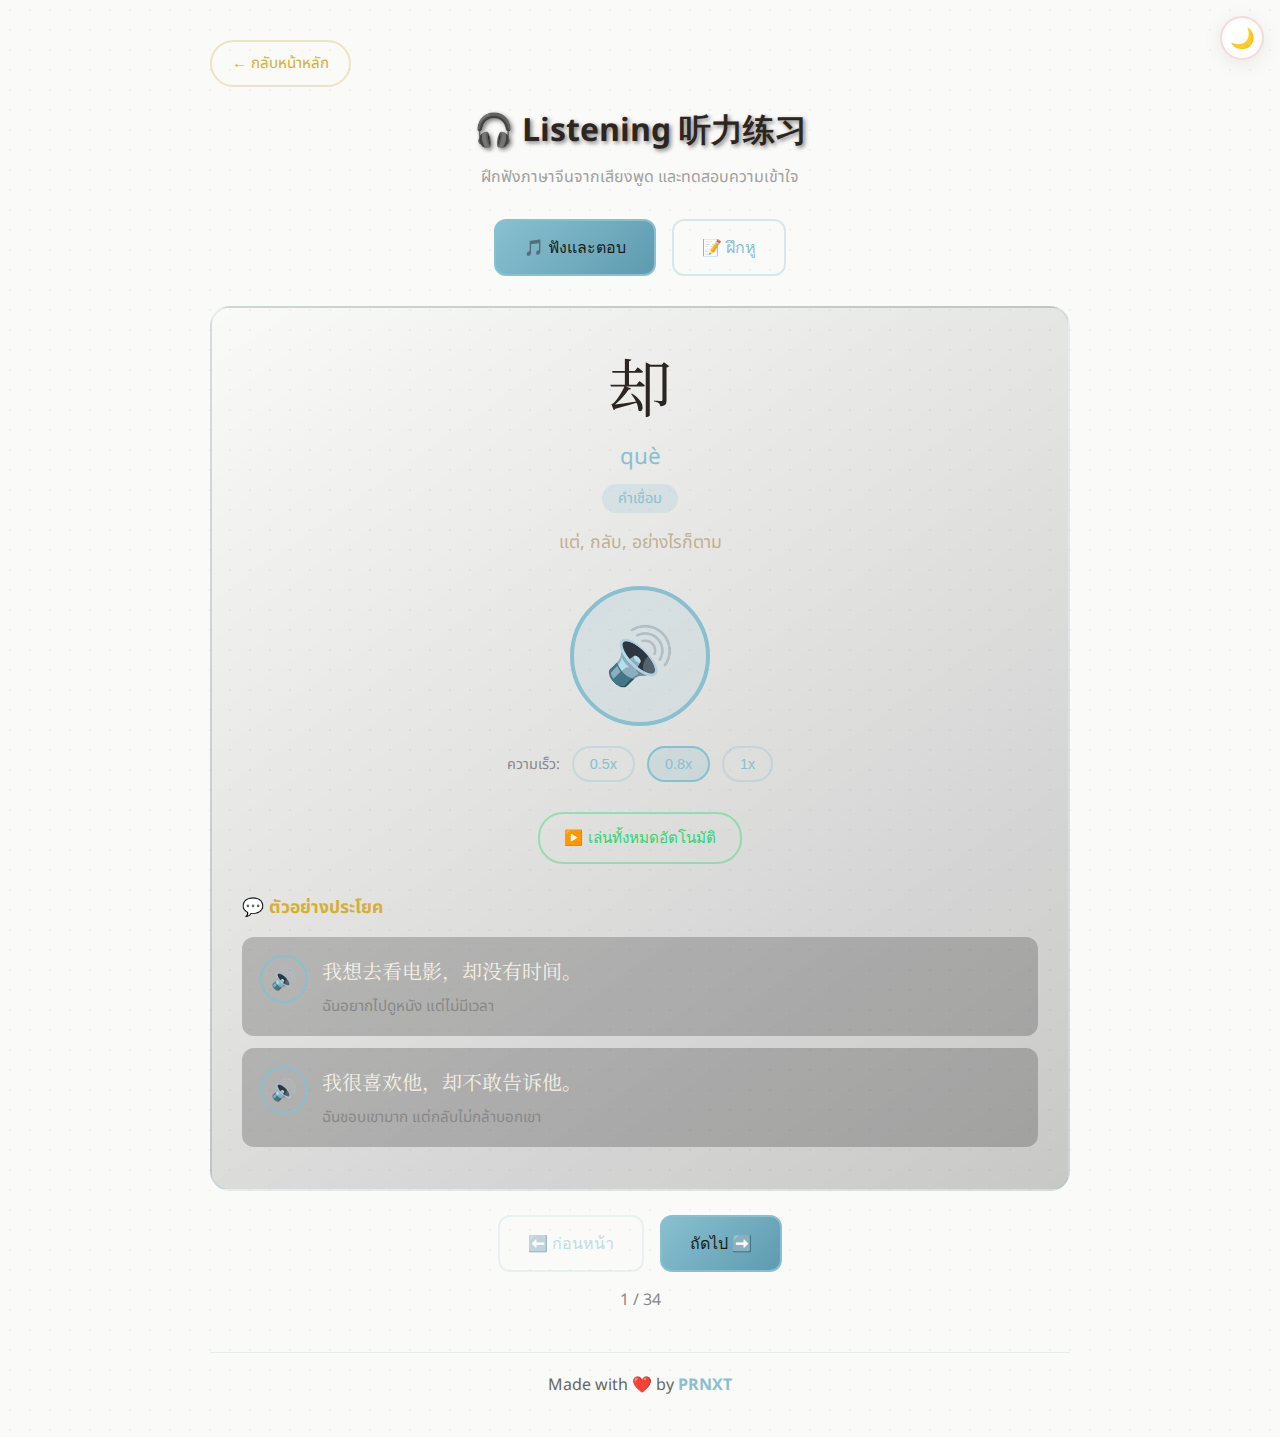
<file: listening.html>
<!DOCTYPE html>
<html lang="th">

<head>
    <meta charset="UTF-8">
    <meta name="viewport" content="width=device-width, initial-scale=1.0, maximum-scale=1.0, user-scalable=no">
    <meta name="mobile-web-app-capable" content="yes">
    <meta name="apple-mobile-web-app-capable" content="yes">
    <meta name="apple-mobile-web-app-status-bar-style" content="black-translucent">
    <title>Listening - 听力练习</title>
    <link rel="stylesheet" href="styles.css">
    <link
        href="https://fonts.googleapis.com/css2?family=Noto+Serif+SC:wght@400;700&family=Noto+Sans+Thai:wght@400;600&display=swap"
        rel="stylesheet">
    <script src="theme.js"></script>
    <style>
        .listening-container {
            max-width: 900px;
            margin: 0 auto;
            padding: 20px;
        }

        .back-btn {
            display: inline-flex;
            align-items: center;
            gap: 8px;
            padding: 10px 20px;
            border-radius: 25px;
            border: 2px solid rgba(212, 175, 55, 0.3);
            background: transparent;
            color: #d4af37;
            font-size: 0.95rem;
            cursor: pointer;
            transition: all 0.3s;
            text-decoration: none;
            margin-bottom: 20px;
        }

        .back-btn:hover {
            background: rgba(212, 175, 55, 0.1);
            border-color: #d4af37;
        }

        .listening-header {
            text-align: center;
            margin-bottom: 30px;
        }

        .listening-header h1 {
            font-size: 2rem;
            color: var(--text-hanzi);
            text-shadow: 2px 2px 4px rgba(0, 0, 0, 0.5);
            margin-bottom: 10px;
        }

        .listening-header p {
            color: #a0a0a0;
        }

        /* Mode Selection */
        .mode-selection {
            display: flex;
            justify-content: center;
            gap: 16px;
            margin-bottom: 30px;
            flex-wrap: wrap;
        }

        .mode-btn {
            padding: 14px 28px;
            border-radius: 12px;
            border: 2px solid rgba(136, 192, 208, 0.3);
            background: transparent;
            color: #88c0d0;
            font-size: 1rem;
            cursor: pointer;
            transition: all 0.3s;
        }

        .mode-btn:hover {
            background: rgba(136, 192, 208, 0.1);
        }

        .mode-btn.active {
            background: linear-gradient(135deg, #88c0d0, #5e9bb0);
            color: #1a1a1a;
            border-color: #88c0d0;
        }

        /* Content Area */
        .listen-content {
            display: none;
        }

        .listen-content.active {
            display: block;
        }

        /* Listen Card */
        .listen-card {
            background: linear-gradient(145deg, rgba(255, 255, 255, 0.05), rgba(0, 0, 0, 0.2));
            border-radius: 20px;
            padding: 30px;
            border: 2px solid rgba(136, 192, 208, 0.2);
            margin-bottom: 24px;
        }

        /* Current Item Info */
        .listen-current-info {
            text-align: center;
            margin-bottom: 30px;
        }

        .listen-hanzi {
            font-size: 4rem;
            color: var(--text-hanzi);
            font-family: 'Noto Serif SC', serif;
            margin-bottom: 10px;
        }

        .listen-pinyin {
            color: #88c0d0;
            font-size: 1.4rem;
            margin-bottom: 10px;
        }

        .listen-type {
            display: inline-block;
            background: rgba(136, 192, 208, 0.2);
            color: #88c0d0;
            padding: 4px 16px;
            border-radius: 20px;
            font-size: 0.9rem;
            margin-bottom: 16px;
        }

        .listen-meaning {
            color: #c0b090;
            font-size: 1.1rem;
        }

        /* Main Play Button */
        .listen-play-section {
            text-align: center;
            margin-bottom: 30px;
        }

        .listen-main-btn {
            width: 140px;
            height: 140px;
            border-radius: 50%;
            border: 4px solid #88c0d0;
            background: linear-gradient(145deg, rgba(136, 192, 208, 0.2), rgba(136, 192, 208, 0.1));
            color: #88c0d0;
            font-size: 3.5rem;
            cursor: pointer;
            transition: all 0.3s;
            display: inline-flex;
            align-items: center;
            justify-content: center;
            margin-bottom: 20px;
        }

        .listen-main-btn:hover {
            background: linear-gradient(145deg, rgba(136, 192, 208, 0.3), rgba(136, 192, 208, 0.2));
            transform: scale(1.05);
            box-shadow: 0 0 40px rgba(136, 192, 208, 0.4);
        }

        .listen-main-btn:active {
            transform: scale(0.95);
        }

        .listen-main-btn.playing {
            animation: pulse 1s infinite;
            border-color: #2ed573;
            color: #2ed573;
        }

        @keyframes pulse {
            0% {
                box-shadow: 0 0 0 0 rgba(46, 213, 115, 0.4);
            }

            70% {
                box-shadow: 0 0 0 25px rgba(46, 213, 115, 0);
            }

            100% {
                box-shadow: 0 0 0 0 rgba(46, 213, 115, 0);
            }
        }

        /* Speed Control */
        .listen-speed-control {
            display: flex;
            justify-content: center;
            align-items: center;
            gap: 12px;
            margin-bottom: 24px;
        }

        .listen-speed-label {
            color: #888;
            font-size: 0.9rem;
        }

        .speed-btn {
            padding: 8px 16px;
            border-radius: 20px;
            border: 2px solid rgba(136, 192, 208, 0.3);
            background: transparent;
            color: #88c0d0;
            font-size: 0.9rem;
            cursor: pointer;
            transition: all 0.3s;
        }

        .speed-btn.active {
            background: rgba(136, 192, 208, 0.2);
            border-color: #88c0d0;
        }

        .speed-btn:hover {
            background: rgba(136, 192, 208, 0.1);
        }

        /* Auto Play Section */
        .listen-auto-section {
            display: flex;
            justify-content: center;
            gap: 12px;
            margin-bottom: 30px;
            flex-wrap: wrap;
        }

        .auto-btn {
            padding: 12px 24px;
            border-radius: 25px;
            border: 2px solid rgba(46, 213, 115, 0.4);
            background: transparent;
            color: #2ed573;
            font-size: 0.95rem;
            cursor: pointer;
            transition: all 0.3s;
            display: flex;
            align-items: center;
            gap: 8px;
        }

        .auto-btn:hover {
            background: rgba(46, 213, 115, 0.1);
            border-color: #2ed573;
        }

        .auto-btn.playing {
            background: rgba(46, 213, 115, 0.2);
        }

        .auto-btn.stop {
            border-color: rgba(255, 71, 87, 0.4);
            color: #ff4757;
        }

        .auto-btn.stop:hover {
            background: rgba(255, 71, 87, 0.1);
            border-color: #ff4757;
        }

        /* Sentences Section */
        .sentences-section {
            margin-top: 30px;
        }

        .sentences-title {
            color: #d4af37;
            font-size: 1.1rem;
            margin-bottom: 16px;
            display: flex;
            align-items: center;
            gap: 8px;
        }

        .sentence-item {
            background: rgba(0, 0, 0, 0.2);
            border-radius: 12px;
            padding: 16px;
            margin-bottom: 12px;
            display: flex;
            align-items: flex-start;
            gap: 14px;
            border: 2px solid transparent;
            transition: all 0.3s;
        }

        .sentence-item:hover {
            border-color: rgba(136, 192, 208, 0.3);
            background: rgba(136, 192, 208, 0.05);
        }

        .sentence-item.playing {
            border-color: #2ed573;
            background: rgba(46, 213, 115, 0.1);
        }

        .sentence-play-btn {
            width: 48px;
            height: 48px;
            border-radius: 50%;
            border: 2px solid #88c0d0;
            background: transparent;
            color: #88c0d0;
            font-size: 1.3rem;
            cursor: pointer;
            flex-shrink: 0;
            transition: all 0.3s;
            display: flex;
            align-items: center;
            justify-content: center;
        }

        .sentence-play-btn:hover {
            background: rgba(136, 192, 208, 0.2);
            transform: scale(1.05);
        }

        .sentence-play-btn.playing {
            border-color: #2ed573;
            color: #2ed573;
            animation: pulse 1s infinite;
        }

        .sentence-content {
            flex: 1;
        }

        .sentence-zh {
            font-family: 'Noto Serif SC', serif;
            font-size: 1.25rem;
            color: #f5f0e6;
            margin-bottom: 8px;
            line-height: 1.6;
        }

        .sentence-th {
            color: #888;
            font-size: 0.95rem;
        }

        /* Navigation */
        .listen-nav {
            display: flex;
            justify-content: center;
            gap: 16px;
            margin-top: 24px;
        }

        .nav-btn {
            padding: 14px 28px;
            border-radius: 12px;
            border: 2px solid rgba(136, 192, 208, 0.3);
            background: transparent;
            color: #88c0d0;
            font-size: 1rem;
            cursor: pointer;
            transition: all 0.3s;
            display: flex;
            align-items: center;
            gap: 8px;
        }

        .nav-btn:hover {
            background: rgba(136, 192, 208, 0.1);
            border-color: #88c0d0;
        }

        .nav-btn:disabled {
            opacity: 0.5;
            cursor: not-allowed;
        }

        .nav-btn.primary {
            background: linear-gradient(135deg, #88c0d0, #5e9bb0);
            color: #1a1a1a;
            border-color: #88c0d0;
        }

        .nav-btn.primary:hover {
            box-shadow: 0 4px 15px rgba(136, 192, 208, 0.4);
        }

        .listen-progress {
            text-align: center;
            color: #888;
            margin-top: 16px;
        }

        /* Quiz Sub-mode Selection */
        .quiz-submode-selection {
            display: flex;
            justify-content: center;
            gap: 12px;
            margin-bottom: 24px;
        }

        .quiz-submode-btn {
            padding: 12px 24px;
            border-radius: 25px;
            border: 2px solid rgba(136, 192, 208, 0.3);
            background: transparent;
            color: #88c0d0;
            font-size: 0.95rem;
            cursor: pointer;
            transition: all 0.3s;
        }

        .quiz-submode-btn:hover {
            background: rgba(136, 192, 208, 0.1);
            border-color: #88c0d0;
        }

        .quiz-submode-btn.active {
            background: linear-gradient(135deg, #88c0d0, #5e9bb0);
            color: #1a1a1a;
            border-color: #88c0d0;
        }

        /* Quiz Mode Styles */
        .quiz-card {
            background: linear-gradient(145deg, rgba(255, 255, 255, 0.05), rgba(0, 0, 0, 0.2));
            border-radius: 20px;
            padding: 30px;
            border: 2px solid rgba(212, 175, 55, 0.2);
            margin-bottom: 24px;
            text-align: center;
        }

        .quiz-prompt {
            color: #a0a0a0;
            font-size: 1.1rem;
            margin-bottom: 20px;
        }

        .quiz-play-btn {
            width: 100px;
            height: 100px;
            border-radius: 50%;
            border: 4px solid #d4af37;
            background: linear-gradient(145deg, rgba(212, 175, 55, 0.2), rgba(212, 175, 55, 0.1));
            color: #d4af37;
            font-size: 2.5rem;
            cursor: pointer;
            transition: all 0.3s;
            display: inline-flex;
            align-items: center;
            justify-content: center;
            margin-bottom: 30px;
        }

        .quiz-play-btn:hover {
            transform: scale(1.1);
            box-shadow: 0 0 30px rgba(212, 175, 55, 0.4);
        }

        .quiz-play-btn.playing {
            animation: pulse 1s infinite;
            border-color: #2ed573;
            color: #2ed573;
        }

        .quiz-options {
            display: grid;
            grid-template-columns: repeat(2, 1fr);
            gap: 16px;
            margin-bottom: 24px;
        }

        @media (max-width: 600px) {
            .quiz-options {
                grid-template-columns: 1fr;
            }
        }

        .quiz-option {
            padding: 20px;
            border-radius: 12px;
            border: 2px solid rgba(212, 175, 55, 0.3);
            background: rgba(0, 0, 0, 0.2);
            color: #f5f0e6;
            font-size: 1.3rem;
            font-family: 'Noto Serif SC', serif;
            cursor: pointer;
            transition: all 0.3s;
        }

        .quiz-option-thai {
            font-family: 'Noto Sans Thai', sans-serif;
            font-size: 1rem;
            text-align: left;
            line-height: 1.5;
        }

        .quiz-option-pinyin-choice {
            font-family: 'Noto Sans Thai', sans-serif;
            font-size: 1.2rem;
            color: #88c0d0;
        }

        .quiz-option:hover:not(.disabled) {
            border-color: #d4af37;
            background: rgba(212, 175, 55, 0.1);
            transform: translateY(-2px);
        }

        .quiz-option.correct {
            border-color: #2ed573;
            background: rgba(46, 213, 115, 0.2);
            color: #2ed573;
        }

        .quiz-option.wrong {
            border-color: #ff4757;
            background: rgba(255, 71, 87, 0.2);
            color: #ff4757;
        }

        .quiz-option.disabled {
            pointer-events: none;
            opacity: 0.7;
        }

        .quiz-option-pinyin {
            font-family: 'Noto Sans Thai', sans-serif;
            font-size: 0.9rem;
            color: #888;
            margin-top: 4px;
        }

        .quiz-feedback {
            padding: 20px;
            border-radius: 12px;
            margin-bottom: 20px;
            display: none;
        }

        .quiz-feedback.show {
            display: block;
        }

        .quiz-feedback.correct {
            background: rgba(46, 213, 115, 0.1);
            border: 2px solid #2ed573;
        }

        .quiz-feedback.wrong {
            background: rgba(255, 71, 87, 0.1);
            border: 2px solid #ff4757;
        }

        .quiz-feedback h4 {
            font-size: 1.1rem;
            margin-bottom: 8px;
        }

        .quiz-feedback.correct h4 {
            color: #2ed573;
        }

        .quiz-feedback.wrong h4 {
            color: #ff4757;
        }

        .quiz-feedback p {
            color: #c0b090;
        }

        /* Stats */
        .listen-stats {
            display: flex;
            justify-content: center;
            gap: 20px;
            margin-bottom: 24px;
            flex-wrap: wrap;
        }

        .stat-item {
            padding: 10px 20px;
            border-radius: 25px;
            font-size: 0.9rem;
            font-weight: 600;
        }

        .stat-item.correct {
            background: rgba(46, 213, 115, 0.2);
            border: 2px solid #2ed573;
            color: #2ed573;
        }

        .stat-item.wrong {
            background: rgba(255, 71, 87, 0.2);
            border: 2px solid #ff4757;
            color: #ff4757;
        }

        .stat-item.total {
            background: rgba(136, 192, 208, 0.2);
            border: 2px solid #88c0d0;
            color: #88c0d0;
        }

        /* Quiz Complete */
        .quiz-complete {
            text-align: center;
            padding: 40px;
            display: none;
        }

        .quiz-complete.active {
            display: block;
        }

        .quiz-complete h2 {
            font-size: 2rem;
            color: var(--text-hanzi);
            margin-bottom: 20px;
        }

        .complete-stats {
            display: flex;
            justify-content: center;
            gap: 30px;
            margin-bottom: 30px;
        }

        .complete-stat {
            text-align: center;
        }

        .complete-stat-value {
            font-size: 2.5rem;
            font-weight: bold;
        }

        .complete-stat-value.correct {
            color: #2ed573;
        }

        .complete-stat-value.wrong {
            color: #ff4757;
        }

        .complete-stat-label {
            color: #888;
            font-size: 0.9rem;
        }

        .quiz-complete p {
            color: #a0a0a0;
            margin-bottom: 30px;
        }

        /* Footer */
        .listening-footer {
            text-align: center;
            margin-top: 40px;
            padding-top: 20px;
            border-top: 1px solid rgba(136, 192, 208, 0.2);
            color: #666;
        }

        .listening-footer strong {
            color: #88c0d0;
        }
    </style>
</head>

<body>
    <!-- Theme Toggle -->
    <button class="theme-toggle" id="themeToggle" aria-label="Toggle theme">☀️</button>

    <div class="listening-container">
        <!-- Back Button -->
        <a href="index.html" class="back-btn">← กลับหน้าหลัก</a>

        <!-- Header -->
        <header class="listening-header">
            <h1>🎧 Listening 听力练习</h1>
            <p>ฝึกฟังภาษาจีนจากเสียงพูด และทดสอบความเข้าใจ</p>
        </header>

        <!-- Mode Selection -->
        <div class="mode-selection">
            <button class="mode-btn active" id="listenModeBtn">🎵 ฟังและตอบ</button>
            <button class="mode-btn" id="quizModeBtn">📝 ฝึกหู</button>
        </div>

        <!-- Listen & Learn Mode -->
        <div class="listen-content active" id="listenContent">
            <div class="listen-card">
                <div class="listen-current-info">
                    <div class="listen-hanzi" id="listenHanzi">却</div>
                    <div class="listen-pinyin" id="listenPinyin">què</div>
                    <div class="listen-type" id="listenType">คำเชื่อม</div>
                    <div class="listen-meaning" id="listenMeaning">แต่, กลับ, อย่างไรก็ตาม</div>
                </div>

                <div class="listen-play-section">
                    <button class="listen-main-btn" id="mainPlayBtn">🔊</button>

                    <div class="listen-speed-control">
                        <span class="listen-speed-label">ความเร็ว:</span>
                        <button class="speed-btn" data-speed="0.5">0.5x</button>
                        <button class="speed-btn active" data-speed="0.8">0.8x</button>
                        <button class="speed-btn" data-speed="1">1x</button>
                    </div>
                </div>

                <div class="listen-auto-section">
                    <button class="auto-btn" id="autoPlayBtn">▶️ เล่นทั้งหมดอัตโนมัติ</button>
                    <button class="auto-btn stop" id="stopAutoBtn" style="display: none;">⏹️ หยุด</button>
                </div>

                <div class="sentences-section">
                    <h3 class="sentences-title">💬 ตัวอย่างประโยค</h3>
                    <div id="sentencesList">
                        <!-- Sentences will be generated dynamically -->
                    </div>
                </div>
            </div>

            <div class="listen-nav">
                <button class="nav-btn" id="prevBtn">⬅️ ก่อนหน้า</button>
                <button class="nav-btn primary" id="nextBtn">ถัดไป ➡️</button>
            </div>

            <div class="listen-progress">
                <span id="currentIndex">1</span> / <span id="totalItems">0</span>
            </div>
        </div>

        <!-- Quiz Mode (ฝึกหู) -->
        <div class="listen-content" id="quizContent">
            <!-- Quiz Sub-mode Selection -->
            <div class="quiz-submode-selection">
                <button class="quiz-submode-btn active" id="wordQuizBtn">🔤 ฟังคำศัพท์</button>
                <button class="quiz-submode-btn" id="sentenceQuizBtn">💬 ฟังประโยค</button>
            </div>

            <div class="listen-stats" id="quizStats">
                <span class="stat-item correct">✓ ถูก: <span id="correctCount">0</span></span>
                <span class="stat-item wrong">✗ ผิด: <span id="wrongCount">0</span></span>
                <span class="stat-item total">📚 ข้อ: <span id="questionNum">1</span>/<span
                        id="totalQuestions">10</span></span>
            </div>

            <div class="quiz-card" id="quizCard">
                <p class="quiz-prompt" id="quizPrompt">ฟังเสียงแล้วเลือกคำที่ถูกต้อง:</p>

                <button class="quiz-play-btn" id="quizPlayBtn">🔊</button>

                <div class="quiz-options" id="quizOptions">
                    <!-- Options will be generated dynamically -->
                </div>

                <div class="quiz-feedback" id="quizFeedback">
                    <h4 id="feedbackTitle">ถูกต้อง!</h4>
                    <p id="feedbackText"></p>
                </div>

                <div class="listen-nav">
                    <button class="nav-btn primary" id="nextQuestionBtn" style="display: none;">ข้อถัดไป ➡️</button>
                </div>
            </div>

            <div class="quiz-complete" id="quizComplete">
                <h2>🎉 ทำแบบทดสอบเสร็จแล้ว!</h2>
                <div class="complete-stats">
                    <div class="complete-stat">
                        <div class="complete-stat-value correct" id="finalCorrect">0</div>
                        <div class="complete-stat-label">ตอบถูก</div>
                    </div>
                    <div class="complete-stat">
                        <div class="complete-stat-value wrong" id="finalWrong">0</div>
                        <div class="complete-stat-label">ตอบผิด</div>
                    </div>
                </div>
                <p id="quizMessage">ทำได้ดีมาก!</p>
                <button class="nav-btn primary" id="restartBtn">🔄 เริ่มทำใหม่</button>
            </div>
        </div>

        <!-- Footer -->
        <footer class="listening-footer">
            <p>Made with ❤️ by <strong>PRNXT</strong></p>
        </footer>
    </div>

    <script src="grammar.js"></script>
    <script>
        // Variables
        let grammarPoints = [];
        let currentIndex = 0;
        let currentMode = 'listen'; // 'listen' or 'quiz'
        let quizSubMode = 'word'; // 'word' or 'sentence'
        let speechRate = 0.8;
        let isAutoPlaying = false;
        let autoPlayTimeout = null;

        // Quiz variables
        let quizQuestions = [];
        let currentQuizIndex = 0;
        let correctAnswers = 0;
        let wrongAnswers = 0;

        // DOM Elements
        const listenModeBtn = document.getElementById('listenModeBtn');
        const quizModeBtn = document.getElementById('quizModeBtn');
        const listenContent = document.getElementById('listenContent');
        const quizContent = document.getElementById('quizContent');

        // Load data
        async function loadData() {
            try {
                if (typeof grammarData !== 'undefined' && grammarData !== null) {
                    grammarPoints = grammarData;
                } else {
                    const response = await fetch('cn_grammar.json');
                    const data = await response.json();
                    grammarPoints = data.grammar_points || [];
                }

                document.getElementById('totalItems').textContent = grammarPoints.length;

                if (grammarPoints.length > 0) {
                    displayListenItem(0);
                }
            } catch (error) {
                console.error('Error loading data:', error);
                if (typeof grammarData !== 'undefined' && grammarData !== null) {
                    grammarPoints = grammarData;
                    document.getElementById('totalItems').textContent = grammarPoints.length;
                    if (grammarPoints.length > 0) {
                        displayListenItem(0);
                    }
                }
            }
        }

        // Mode switching
        function switchMode(mode) {
            currentMode = mode;

            listenModeBtn.classList.toggle('active', mode === 'listen');
            quizModeBtn.classList.toggle('active', mode === 'quiz');

            listenContent.classList.toggle('active', mode === 'listen');
            quizContent.classList.toggle('active', mode === 'quiz');

            stopAutoPlay();

            if (mode === 'quiz') {
                startQuiz();
            }
        }

        listenModeBtn.addEventListener('click', () => switchMode('listen'));
        quizModeBtn.addEventListener('click', () => switchMode('quiz'));

        // Display listen item
        function displayListenItem(index) {
            if (index < 0 || index >= grammarPoints.length) return;

            currentIndex = index;
            const item = grammarPoints[index];

            document.getElementById('listenHanzi').textContent = item.hanzi;
            document.getElementById('listenPinyin').textContent = item.pinyin;
            document.getElementById('listenType').textContent = item.type;

            const meanings = Array.isArray(item.meaning_th)
                ? item.meaning_th.join(', ')
                : item.meaning_th;
            document.getElementById('listenMeaning').textContent = meanings;

            // Display sentences
            const sentencesList = document.getElementById('sentencesList');
            sentencesList.innerHTML = item.examples.map((ex, idx) => `
                <div class="sentence-item" data-index="${idx}">
                    <button class="sentence-play-btn" data-text="${ex.zh}">🔊</button>
                    <div class="sentence-content">
                        <div class="sentence-zh">${ex.zh}</div>
                        <div class="sentence-th">${ex.th}</div>
                    </div>
                </div>
            `).join('');

            // Add event listeners to sentence play buttons
            document.querySelectorAll('.sentence-play-btn').forEach(btn => {
                btn.addEventListener('click', (e) => {
                    e.stopPropagation();
                    const text = btn.dataset.text;
                    speakChinese(text, btn);
                });
            });

            // Update progress
            document.getElementById('currentIndex').textContent = index + 1;

            // Update nav buttons
            document.getElementById('prevBtn').disabled = index === 0;
            document.getElementById('nextBtn').disabled = index === grammarPoints.length - 1;
        }

        // Text to Speech
        function speakChinese(text, btnElement = null) {
            if ('speechSynthesis' in window) {
                window.speechSynthesis.cancel();

                const utterance = new SpeechSynthesisUtterance(text);
                utterance.lang = 'zh-CN';
                utterance.rate = speechRate;

                if (btnElement) {
                    btnElement.classList.add('playing');
                    utterance.onend = () => {
                        btnElement.classList.remove('playing');
                    };
                }

                window.speechSynthesis.speak(utterance);
            }
        }

        // Main play button
        document.getElementById('mainPlayBtn').addEventListener('click', () => {
            const hanzi = document.getElementById('listenHanzi').textContent;
            speakChinese(hanzi, document.getElementById('mainPlayBtn'));
        });

        // Speed control
        document.querySelectorAll('.speed-btn').forEach(btn => {
            btn.addEventListener('click', () => {
                document.querySelectorAll('.speed-btn').forEach(b => b.classList.remove('active'));
                btn.classList.add('active');
                speechRate = parseFloat(btn.dataset.speed);
            });
        });

        // Auto play
        document.getElementById('autoPlayBtn').addEventListener('click', startAutoPlay);
        document.getElementById('stopAutoBtn').addEventListener('click', stopAutoPlay);

        function startAutoPlay() {
            isAutoPlaying = true;
            document.getElementById('autoPlayBtn').style.display = 'none';
            document.getElementById('stopAutoBtn').style.display = 'flex';

            playCurrentItemAuto();
        }

        function stopAutoPlay() {
            isAutoPlaying = false;
            document.getElementById('autoPlayBtn').style.display = 'flex';
            document.getElementById('stopAutoBtn').style.display = 'none';

            if (autoPlayTimeout) {
                clearTimeout(autoPlayTimeout);
                autoPlayTimeout = null;
            }
            window.speechSynthesis.cancel();
        }

        function playCurrentItemAuto() {
            if (!isAutoPlaying) return;

            const item = grammarPoints[currentIndex];

            // Play main word
            speakChinese(item.hanzi);

            // Play examples after delay
            let delay = 2000;
            item.examples.forEach((ex, idx) => {
                autoPlayTimeout = setTimeout(() => {
                    if (!isAutoPlaying) return;

                    // Highlight current sentence
                    document.querySelectorAll('.sentence-item').forEach(s => s.classList.remove('playing'));
                    const sentenceItem = document.querySelector(`.sentence-item[data-index="${idx}"]`);
                    if (sentenceItem) sentenceItem.classList.add('playing');

                    speakChinese(ex.zh);
                }, delay);
                delay += 3500;
            });

            // Move to next item
            autoPlayTimeout = setTimeout(() => {
                if (!isAutoPlaying) return;

                document.querySelectorAll('.sentence-item').forEach(s => s.classList.remove('playing'));

                if (currentIndex < grammarPoints.length - 1) {
                    displayListenItem(currentIndex + 1);
                    playCurrentItemAuto();
                } else {
                    stopAutoPlay();
                }
            }, delay + 1000);
        }

        // Navigation
        document.getElementById('prevBtn').addEventListener('click', () => {
            if (currentIndex > 0) {
                stopAutoPlay();
                displayListenItem(currentIndex - 1);
            }
        });

        document.getElementById('nextBtn').addEventListener('click', () => {
            if (currentIndex < grammarPoints.length - 1) {
                stopAutoPlay();
                displayListenItem(currentIndex + 1);
            }
        });

        // ==================== QUIZ MODE ====================

        function startQuiz() {
            correctAnswers = 0;
            wrongAnswers = 0;
            currentQuizIndex = 0;

            quizQuestions = generateQuizQuestions();

            document.getElementById('totalQuestions').textContent = quizQuestions.length;
            document.getElementById('correctCount').textContent = 0;
            document.getElementById('wrongCount').textContent = 0;

            document.getElementById('quizCard').style.display = 'block';
            document.getElementById('quizComplete').classList.remove('active');
            document.getElementById('quizStats').style.display = 'flex';

            displayQuizQuestion(0);
        }

        function generateQuizQuestions() {
            const questions = [];
            const shuffled = [...grammarPoints].sort(() => Math.random() - 0.5);
            const selected = shuffled.slice(0, Math.min(10, shuffled.length));

            if (quizSubMode === 'word') {
                // Word mode: Listen and choose correct hanzi (no pinyin shown)
                selected.forEach(item => {
                    // Type 1: Listen to word, choose correct hanzi
                    const wrongOptions = grammarPoints
                        .filter(g => g.hanzi !== item.hanzi)
                        .sort(() => Math.random() - 0.5)
                        .slice(0, 3);

                    questions.push({
                        type: 'hanzi',
                        questionText: '🎧 ฟังแล้วเลือกคำที่ถูกต้อง:',
                        audioText: item.hanzi,
                        answer: item.hanzi,
                        answerData: item,
                        options: [item, ...wrongOptions].sort(() => Math.random() - 0.5).map(opt => ({
                            display: opt.hanzi,
                            value: opt.hanzi
                        }))
                    });
                });
            } else {
                // Sentence mode: Listen to sentence, choose correct meaning
                selected.forEach(item => {
                    if (item.examples && item.examples.length > 0) {
                        const example = item.examples[Math.floor(Math.random() * item.examples.length)];

                        const wrongMeanings = grammarPoints
                            .filter(g => g.hanzi !== item.hanzi && g.examples && g.examples.length > 0)
                            .sort(() => Math.random() - 0.5)
                            .slice(0, 3)
                            .map(g => g.examples[0].th);

                        questions.push({
                            type: 'sentence',
                            questionText: '💬 ฟังประโยคแล้วเลือกความหมาย:',
                            audioText: example.zh,
                            answer: example.th,
                            answerData: item,
                            originalSentence: example.zh,
                            options: [...wrongMeanings, example.th].sort(() => Math.random() - 0.5).map(opt => ({
                                display: opt,
                                value: opt
                            }))
                        });
                    }
                });
            }

            return questions;
        }

        function displayQuizQuestion(index) {
            if (index >= quizQuestions.length) {
                showQuizComplete();
                return;
            }

            const question = quizQuestions[index];
            currentQuizIndex = index;

            document.getElementById('questionNum').textContent = index + 1;
            document.getElementById('quizPrompt').textContent = question.questionText;

            // Generate options based on type
            let optionsHtml;
            if (question.type === 'sentence') {
                optionsHtml = question.options.map(opt => `
                    <button class="quiz-option quiz-option-thai" data-value="${opt.value}">
                        ${opt.display}
                    </button>
                `).join('');
            } else {
                // Word mode - no pinyin shown (HSK3 style)
                optionsHtml = question.options.map(opt => `
                    <button class="quiz-option" data-value="${opt.value}">
                        ${opt.display}
                    </button>
                `).join('');
            }
            document.getElementById('quizOptions').innerHTML = optionsHtml;

            // Add click events
            document.querySelectorAll('.quiz-option').forEach(btn => {
                btn.addEventListener('click', () => handleQuizAnswer(btn, question));
            });

            // Hide feedback and next button
            document.getElementById('quizFeedback').classList.remove('show', 'correct', 'wrong');
            document.getElementById('nextQuestionBtn').style.display = 'none';
        }

        // Quiz play button
        document.getElementById('quizPlayBtn').addEventListener('click', () => {
            const question = quizQuestions[currentQuizIndex];
            speakChinese(question.audioText, document.getElementById('quizPlayBtn'));
        });

        function handleQuizAnswer(selectedBtn, question) {
            const selected = selectedBtn.dataset.value;
            const isCorrect = selected === question.answer;

            // Disable all options
            document.querySelectorAll('.quiz-option').forEach(btn => {
                btn.classList.add('disabled');
                if (btn.dataset.value === question.answer) {
                    btn.classList.add('correct');
                } else if (btn === selectedBtn && !isCorrect) {
                    btn.classList.add('wrong');
                }
            });

            // Update stats
            if (isCorrect) {
                correctAnswers++;
                document.getElementById('correctCount').textContent = correctAnswers;
            } else {
                wrongAnswers++;
                document.getElementById('wrongCount').textContent = wrongAnswers;
            }

            // Show feedback based on question type
            const feedback = document.getElementById('quizFeedback');
            feedback.classList.add('show', isCorrect ? 'correct' : 'wrong');
            document.getElementById('feedbackTitle').textContent = isCorrect ? '✅ ถูกต้อง!' : '❌ ผิด!';

            let feedbackContent = '';
            const item = question.answerData;
            const meanings = Array.isArray(item.meaning_th)
                ? item.meaning_th.join(', ')
                : item.meaning_th;

            if (question.type === 'hanzi') {
                feedbackContent = `<strong>${item.hanzi}</strong> (${item.pinyin})<br>${meanings}`;
            } else if (question.type === 'sentence') {
                feedbackContent = `<strong>${question.originalSentence}</strong><br>แปลว่า: ${question.answer}`;
            } else if (question.type === 'pinyin') {
                feedbackContent = `<strong>${item.hanzi}</strong> อ่านว่า <strong>${item.pinyin}</strong><br>${meanings}`;
            }

            document.getElementById('feedbackText').innerHTML = feedbackContent;

            document.getElementById('nextQuestionBtn').style.display = 'inline-flex';
        }

        document.getElementById('nextQuestionBtn').addEventListener('click', () => {
            displayQuizQuestion(currentQuizIndex + 1);
        });

        function showQuizComplete() {
            document.getElementById('quizCard').style.display = 'none';
            document.getElementById('quizComplete').classList.add('active');
            document.getElementById('finalCorrect').textContent = correctAnswers;
            document.getElementById('finalWrong').textContent = wrongAnswers;

            const percentage = (correctAnswers / quizQuestions.length) * 100;
            let message = '';
            if (percentage >= 90) message = '🌟 ยอดเยี่ยมมาก! หูคุณดีมาก!';
            else if (percentage >= 70) message = '👏 ทำได้ดี! ฝึกฟังต่อไปนะ';
            else if (percentage >= 50) message = '💪 พอใช้ได้! ลองฟังซ้ำบ่อยๆ';
            else message = '📚 ลองฝึกฟังเพิ่มเติมและทำใหม่อีกครั้ง';

            document.getElementById('quizMessage').textContent = message;
        }

        document.getElementById('restartBtn').addEventListener('click', startQuiz);

        // Quiz sub-mode buttons
        document.getElementById('wordQuizBtn').addEventListener('click', () => {
            quizSubMode = 'word';
            document.getElementById('wordQuizBtn').classList.add('active');
            document.getElementById('sentenceQuizBtn').classList.remove('active');
            startQuiz();
        });

        document.getElementById('sentenceQuizBtn').addEventListener('click', () => {
            quizSubMode = 'sentence';
            document.getElementById('sentenceQuizBtn').classList.add('active');
            document.getElementById('wordQuizBtn').classList.remove('active');
            startQuiz();
        });

        // Keyboard shortcuts
        document.addEventListener('keydown', (e) => {
            if (currentMode === 'listen') {
                if (e.key === 'ArrowLeft') {
                    document.getElementById('prevBtn').click();
                } else if (e.key === 'ArrowRight') {
                    document.getElementById('nextBtn').click();
                } else if (e.key === ' ') {
                    e.preventDefault();
                    document.getElementById('mainPlayBtn').click();
                }
            }
        });

        // Initialize
        loadData();
    </script>
</body>

</html>
</file>
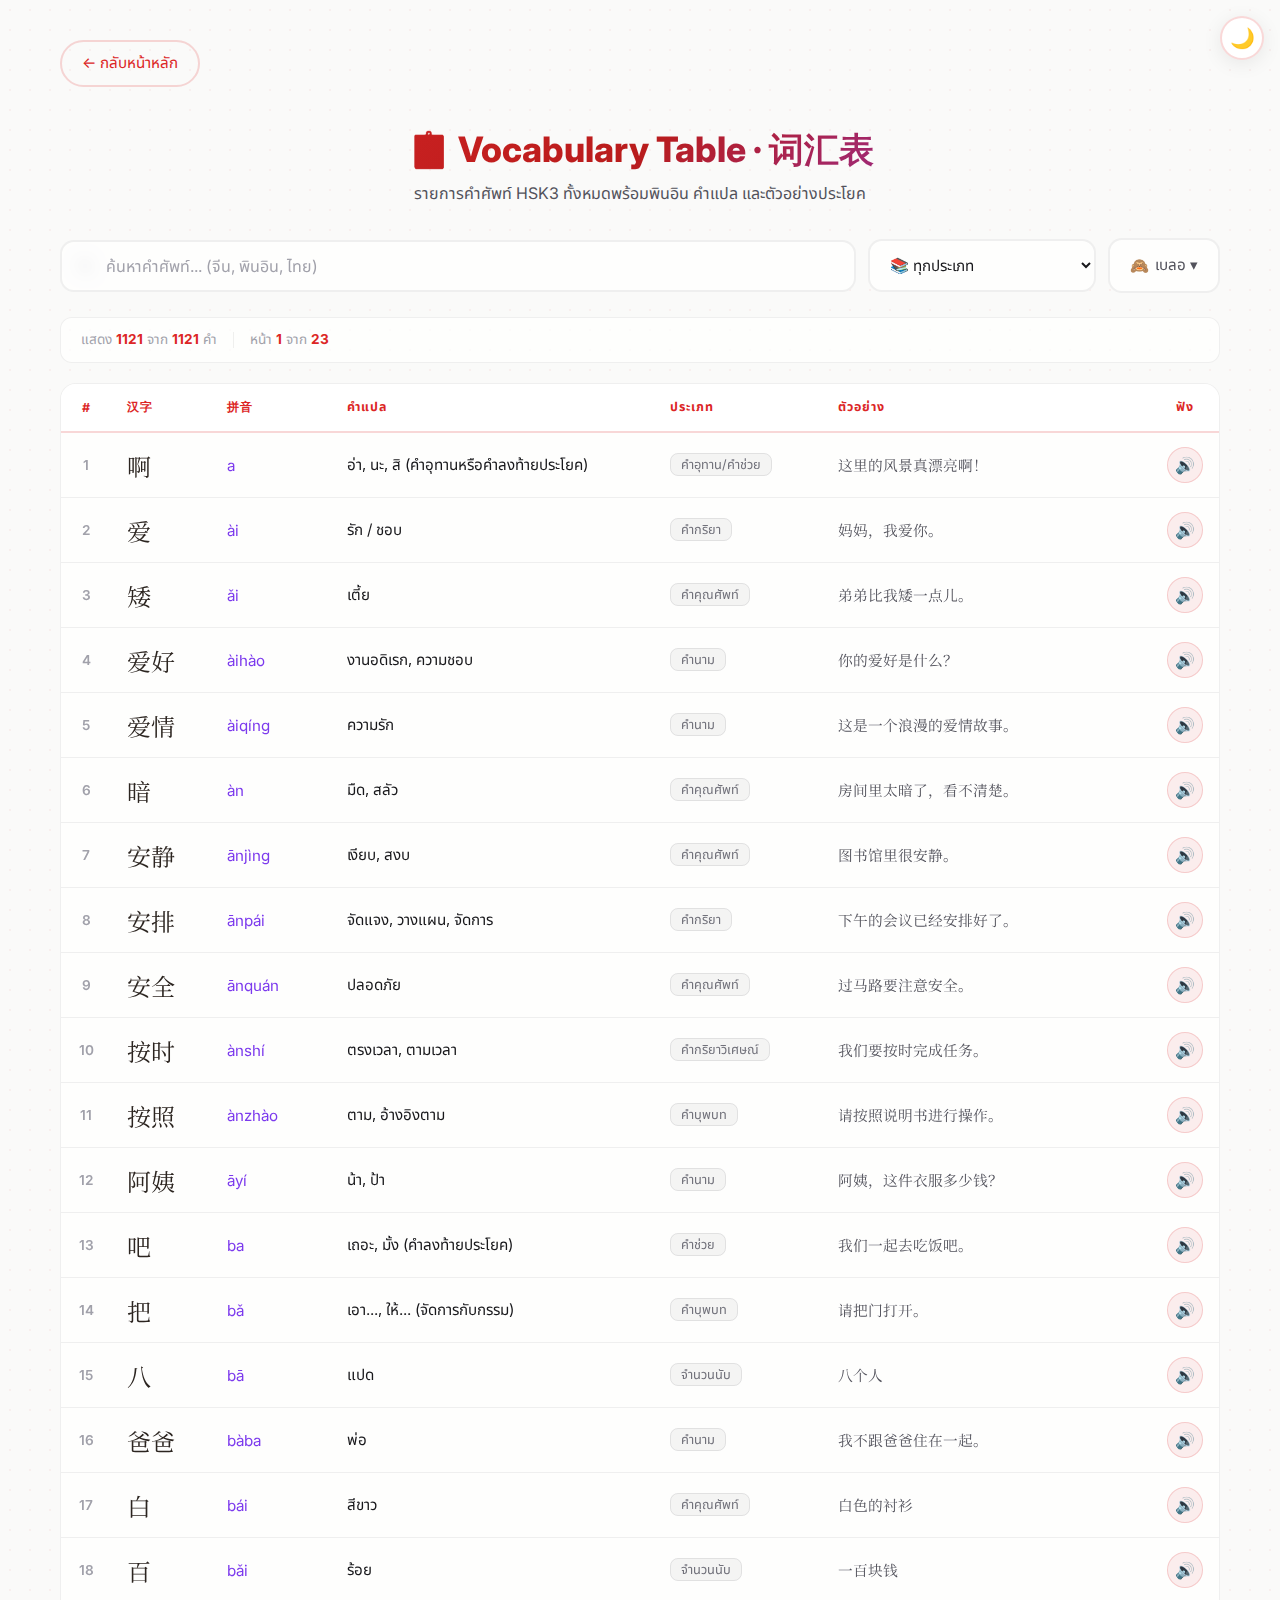
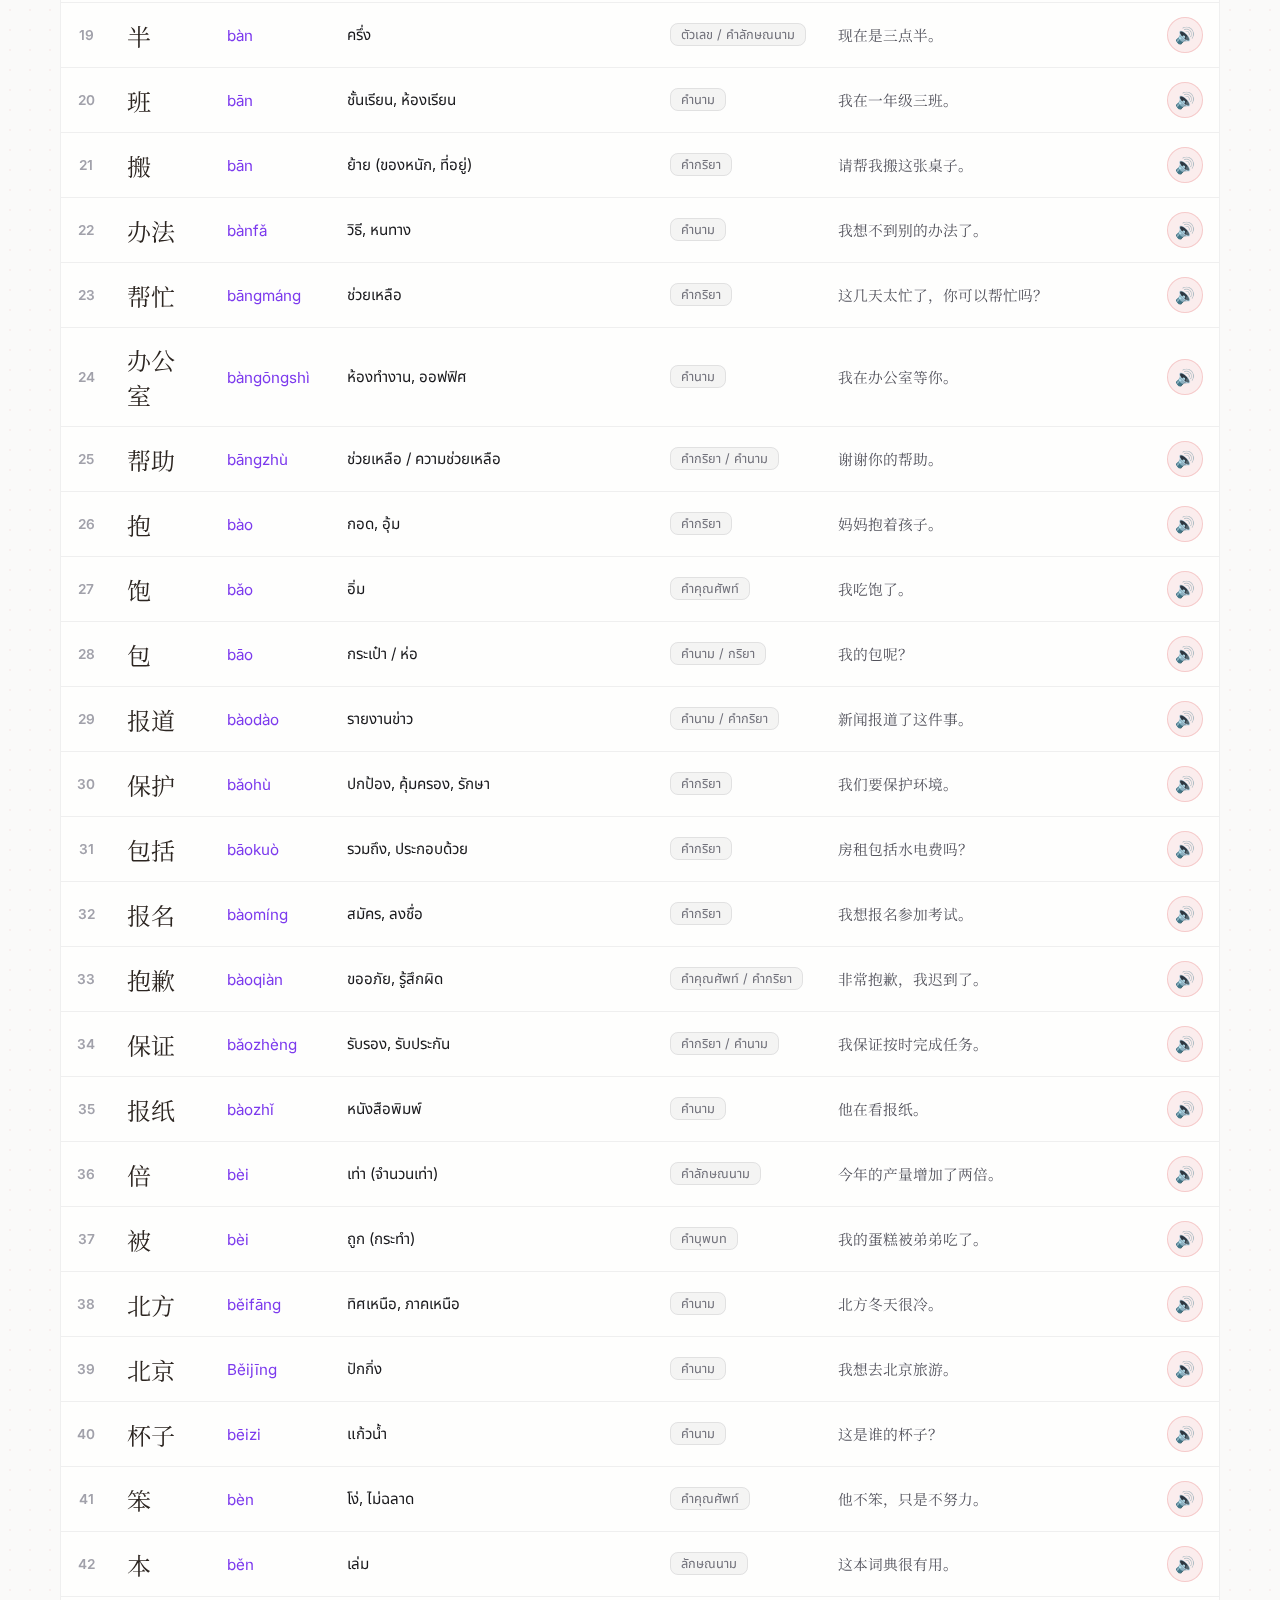
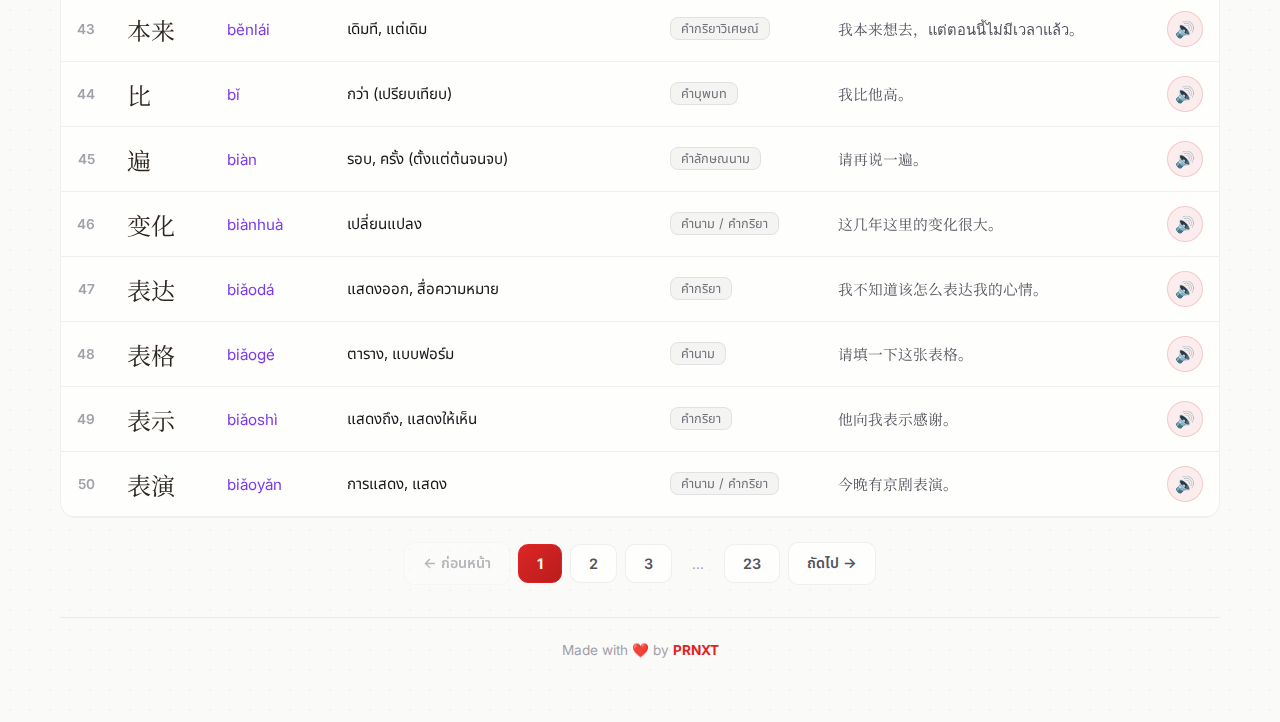
<file: vocab.html>
<!DOCTYPE html>
<html lang="th">

<head>
    <meta charset="UTF-8">
    <meta name="viewport" content="width=device-width, initial-scale=1.0, maximum-scale=1.0, user-scalable=no">
    <meta name="mobile-web-app-capable" content="yes">
    <meta name="apple-mobile-web-app-capable" content="yes">
    <title>Vocabulary Table - 词汇表</title>
    <link rel="stylesheet" href="styles.css">
    <link
        href="https://fonts.googleapis.com/css2?family=Inter:wght@400;500;600;700;800&family=Noto+Serif+SC:wght@400;700&family=Noto+Sans+Thai:wght@400;500;600;700&display=swap"
        rel="stylesheet">
    <script src="theme.js"></script>
    <style>
        .vocab-container {
            max-width: 1200px;
            margin: 0 auto;
            padding: 20px;
        }

        /* Header */
        .vocab-header {
            text-align: center;
            margin-bottom: 32px;
            padding-top: 20px;
        }

        .vocab-header h1 {
            font-size: 2.2rem;
            font-weight: 800;
            background: linear-gradient(135deg, var(--accent-gold), var(--accent-gold-hover), var(--accent-blue));
            -webkit-background-clip: text;
            -webkit-text-fill-color: transparent;
            background-clip: text;
            margin-bottom: 8px;
        }

        .vocab-header p {
            color: var(--text-secondary);
            font-size: 1rem;
        }

        /* Controls */
        .vocab-controls {
            display: flex;
            gap: 12px;
            margin-bottom: 24px;
            flex-wrap: wrap;
            align-items: center;
        }

        .vocab-search-wrapper {
            flex: 1;
            min-width: 250px;
            position: relative;
        }

        .vocab-search-icon {
            position: absolute;
            left: 16px;
            top: 50%;
            transform: translateY(-50%);
            width: 18px;
            height: 18px;
            color: var(--text-muted);
            pointer-events: none;
        }

        .vocab-search {
            width: 100%;
            padding: 14px 16px 14px 44px;
            border-radius: 14px;
            border: 2px solid var(--border-subtle);
            background: var(--glass-bg);
            color: var(--text-primary);
            font-size: 1rem;
            font-family: inherit;
            transition: all 0.3s;
            backdrop-filter: blur(8px);
        }

        .vocab-search:focus {
            outline: none;
            border-color: var(--accent-gold);
            box-shadow: 0 0 0 4px var(--accent-gold-bg);
        }

        .vocab-search::placeholder {
            color: var(--text-muted);
        }

        .vocab-filter {
            padding: 14px 16px;
            border-radius: 14px;
            border: 2px solid var(--border-subtle);
            background: var(--glass-bg);
            color: var(--text-primary);
            font-size: 0.95rem;
            font-family: inherit;
            cursor: pointer;
            transition: all 0.3s;
            backdrop-filter: blur(8px);
            min-width: 160px;
        }

        .vocab-filter:focus {
            outline: none;
            border-color: var(--accent-gold);
            box-shadow: 0 0 0 4px var(--accent-gold-bg);
        }

        .vocab-filter option {
            background: var(--bg-primary);
        }

        /* Stats Bar */
        .vocab-stats {
            display: flex;
            align-items: center;
            gap: 16px;
            margin-bottom: 20px;
            padding: 12px 20px;
            background: var(--glass-bg);
            border-radius: 12px;
            border: 1px solid var(--border-subtle);
            font-size: 0.85rem;
            color: var(--text-muted);
            flex-wrap: wrap;
        }

        .vocab-stats strong {
            color: var(--accent-gold);
            font-weight: 700;
        }

        .vocab-stats-divider {
            width: 1px;
            height: 16px;
            background: var(--border-subtle);
        }

        /* Table */
        .vocab-table-wrapper {
            border-radius: 16px;
            border: 1px solid var(--border-subtle);
            overflow: hidden;
            background: var(--glass-bg);
            backdrop-filter: blur(8px);
            margin-bottom: 24px;
        }

        .vocab-table {
            width: 100%;
            border-collapse: collapse;
        }

        .vocab-table thead th {
            background: var(--bg-card-flat);
            padding: 14px 16px;
            text-align: left;
            font-weight: 700;
            font-size: 0.78rem;
            text-transform: uppercase;
            letter-spacing: 1px;
            color: var(--accent-gold);
            border-bottom: 2px solid var(--accent-gold-border);
            white-space: nowrap;
            position: sticky;
            top: 0;
            z-index: 5;
        }

        .vocab-table thead th.th-no {
            width: 50px;
            text-align: center;
        }

        .vocab-table thead th.th-hanzi {
            width: 100px;
        }

        .vocab-table thead th.th-pinyin {
            width: 120px;
        }

        .vocab-table thead th.th-type {
            width: 130px;
        }

        .vocab-table thead th.th-sound {
            width: 60px;
            text-align: center;
        }

        .vocab-table tbody tr {
            border-bottom: 1px solid var(--border-subtle);
            transition: background 0.15s;
        }

        .vocab-table tbody tr:nth-child(even) {
            background: rgba(255, 255, 255, 0.02);
        }

        .vocab-table tbody tr:hover {
            background: var(--accent-gold-bg);
        }

        .vocab-table td {
            padding: 14px 16px;
            vertical-align: middle;
        }

        .vocab-table .td-no {
            text-align: center;
            color: var(--text-muted);
            font-size: 0.85rem;
            font-weight: 600;
        }

        .vocab-table .td-hanzi {
            font-family: 'Noto Serif SC', serif;
            font-size: 1.5rem;
            color: var(--text-hanzi);
            font-weight: 400;
            transition: filter 0.3s ease;
        }

        /* Blur mode — per-column classes */
        .vocab-table.blur-hanzi .td-hanzi {
            filter: blur(8px);
            cursor: pointer;
            user-select: none;
            transition: filter 0.3s ease;
        }

        .vocab-table.blur-pinyin .td-pinyin {
            filter: blur(8px);
            cursor: pointer;
            user-select: none;
            transition: filter 0.3s ease;
        }

        .vocab-table.blur-meaning .td-meaning {
            filter: blur(8px);
            cursor: pointer;
            user-select: none;
            transition: filter 0.3s ease;
        }

        /* Tap to reveal (works on all devices) */
        .vocab-table.blur-hanzi .td-hanzi.revealed,
        .vocab-table.blur-pinyin .td-pinyin.revealed,
        .vocab-table.blur-meaning .td-meaning.revealed {
            filter: blur(0);
        }

        /* Hover to reveal (desktop only — prevents sticky hover on mobile) */
        @media (hover: hover) {

            .vocab-table.blur-hanzi .td-hanzi:hover,
            .vocab-table.blur-pinyin .td-pinyin:hover,
            .vocab-table.blur-meaning .td-meaning:hover {
                filter: blur(0);
            }
        }

        /* Blur dropdown wrapper */
        .blur-dropdown-wrapper {
            position: relative;
        }

        .blur-toggle {
            padding: 14px 20px;
            border-radius: 14px;
            border: 2px solid var(--border-subtle);
            background: var(--glass-bg);
            color: var(--text-secondary);
            font-size: 0.95rem;
            font-family: inherit;
            cursor: pointer;
            transition: all 0.3s;
            backdrop-filter: blur(8px);
            white-space: nowrap;
            display: flex;
            align-items: center;
            gap: 6px;
        }

        .blur-toggle:hover {
            border-color: var(--accent-gold-border);
            color: var(--accent-gold);
        }

        .blur-toggle.active {
            background: var(--accent-gold-bg);
            border-color: var(--accent-gold);
            color: var(--accent-gold);
            font-weight: 600;
        }

        .blur-dropdown {
            display: none;
            position: absolute;
            top: calc(100% + 8px);
            right: 0;
            background: var(--bg-card-flat);
            border: 1px solid var(--border-medium);
            border-radius: 14px;
            padding: 8px 0;
            min-width: 200px;
            box-shadow: 0 12px 40px rgba(0, 0, 0, 0.25);
            z-index: 100;
            animation: slideDown 0.15s ease;
        }

        @keyframes slideDown {
            from {
                opacity: 0;
                transform: translateY(-6px);
            }

            to {
                opacity: 1;
                transform: translateY(0);
            }
        }

        .blur-dropdown.open {
            display: block;
        }

        .blur-dropdown-title {
            padding: 8px 16px 6px;
            font-size: 0.72rem;
            text-transform: uppercase;
            letter-spacing: 1px;
            color: var(--text-muted);
            font-weight: 700;
        }

        .blur-option {
            display: flex;
            align-items: center;
            gap: 10px;
            padding: 10px 16px;
            cursor: pointer;
            transition: background 0.15s;
            font-size: 0.92rem;
            color: var(--text-primary);
            user-select: none;
        }

        .blur-option:hover {
            background: var(--accent-gold-bg);
        }

        .blur-option input[type="checkbox"] {
            width: 18px;
            height: 18px;
            accent-color: var(--accent-gold);
            cursor: pointer;
            flex-shrink: 0;
        }

        .blur-option-label {
            flex: 1;
        }

        .blur-option-hint {
            font-size: 0.75rem;
            color: var(--text-muted);
        }

        .vocab-table .td-pinyin {
            color: var(--accent-blue);
            font-size: 0.95rem;
        }

        .vocab-table .td-meaning {
            color: var(--text-primary);
            font-size: 0.95rem;
            line-height: 1.4;
        }

        .vocab-table .td-type {
            font-size: 0.8rem;
        }

        .vocab-table .td-type span {
            background: var(--tag-bg);
            padding: 3px 10px;
            border-radius: 8px;
            color: var(--tag-text);
            border: 1px solid var(--tag-border);
            white-space: nowrap;
        }

        .vocab-table .td-example {
            font-family: 'Noto Serif SC', serif;
            color: var(--text-secondary);
            font-size: 0.92rem;
            line-height: 1.4;
        }

        .vocab-table .td-sound {
            text-align: center;
        }

        .btn-sound-sm {
            width: 36px;
            height: 36px;
            border-radius: 50%;
            border: 1.5px solid var(--accent-gold-border);
            background: var(--accent-gold-bg);
            color: var(--accent-gold);
            font-size: 1rem;
            cursor: pointer;
            transition: all 0.2s;
            display: inline-flex;
            align-items: center;
            justify-content: center;
        }

        .btn-sound-sm:hover {
            background: var(--accent-gold);
            color: var(--bg-primary);
            transform: scale(1.1);
        }

        /* Pagination */
        .pagination {
            display: flex;
            justify-content: center;
            align-items: center;
            gap: 8px;
            flex-wrap: wrap;
            margin-bottom: 32px;
        }

        .pagination-btn {
            padding: 10px 18px;
            border-radius: 10px;
            border: 1.5px solid var(--border-subtle);
            background: var(--glass-bg);
            color: var(--text-secondary);
            font-size: 0.9rem;
            font-weight: 600;
            cursor: pointer;
            transition: all 0.2s;
            font-family: inherit;
        }

        .pagination-btn:hover:not(:disabled) {
            border-color: var(--accent-gold-border);
            color: var(--accent-gold);
            background: var(--accent-gold-bg);
        }

        .pagination-btn.active {
            background: linear-gradient(135deg, var(--accent-gold), var(--accent-gold-hover));
            color: var(--bg-primary);
            border-color: var(--accent-gold);
            font-weight: 700;
        }

        .pagination-btn:disabled {
            opacity: 0.4;
            cursor: not-allowed;
        }

        .pagination-info {
            color: var(--text-muted);
            font-size: 0.85rem;
            padding: 0 12px;
        }

        /* No results */
        .no-results {
            text-align: center;
            padding: 60px 20px;
            color: var(--text-muted);
        }

        .no-results-icon {
            font-size: 3rem;
            margin-bottom: 12px;
            display: block;
            opacity: 0.5;
        }

        .no-results-text {
            font-size: 1.1rem;
            font-weight: 600;
            color: var(--text-secondary);
        }

        /* Footer */
        .vocab-footer {
            text-align: center;
            padding: 24px 0;
            border-top: 1px solid var(--border-subtle);
            color: var(--text-muted);
            font-size: 0.85rem;
        }

        .vocab-footer strong {
            color: var(--accent-gold);
        }

        /* Responsive */
        @media (max-width: 768px) {
            .vocab-container {
                padding: 12px;
            }

            .vocab-header h1 {
                font-size: 1.7rem;
            }

            .vocab-controls {
                flex-direction: column;
            }

            .vocab-filter {
                width: 100%;
            }

            .vocab-table .td-type {
                display: none;
            }

            .vocab-table thead th.th-type {
                display: none;
            }

            .vocab-table .td-example {
                display: none;
            }

            .vocab-table thead th.th-example {
                display: none;
            }

            .vocab-table .td-hanzi {
                font-size: 1.3rem;
            }

            .vocab-table td {
                padding: 10px 10px;
            }

            .vocab-table thead th {
                padding: 10px 10px;
            }
        }

        @media (max-width: 480px) {
            .vocab-table .td-no {
                display: none;
            }

            .vocab-table thead th.th-no {
                display: none;
            }

            .vocab-header h1 {
                font-size: 1.4rem;
            }
        }
    </style>
</head>

<body>
    <!-- Theme Toggle -->
    <button class="theme-toggle" id="themeToggle" aria-label="Toggle theme">☀️</button>

    <div class="vocab-container">
        <!-- Back Button -->
        <a href="index.html" class="back-home-btn">← กลับหน้าหลัก</a>

        <!-- Header -->
        <div class="vocab-header">
            <h1>📋 Vocabulary Table · 词汇表</h1>
            <p>รายการคำศัพท์ HSK3 ทั้งหมดพร้อมพินอิน คำแปล และตัวอย่างประโยค</p>
        </div>

        <!-- Controls -->
        <div class="vocab-controls">
            <div class="vocab-search-wrapper">
                <svg class="vocab-search-icon" viewBox="0 0 24 24" fill="none" stroke="currentColor" stroke-width="2.5"
                    stroke-linecap="round" stroke-linejoin="round">
                    <circle cx="11" cy="11" r="8" />
                    <line x1="21" y1="21" x2="16.65" y2="16.65" />
                </svg>
                <input type="text" class="vocab-search" id="vocabSearch"
                    placeholder="ค้นหาคำศัพท์... (จีน, พินอิน, ไทย)" autocomplete="off">
            </div>
            <select class="vocab-filter" id="vocabFilter">
                <option value="all">📚 ทุกประเภท</option>
            </select>
            <div class="blur-dropdown-wrapper">
                <button class="blur-toggle" id="blurToggle" title="เบลอคอลัมน์เพื่อฝึกจำ">
                    <span>🙈</span>
                    <span>เบลอ ▾</span>
                </button>
                <div class="blur-dropdown" id="blurDropdown">
                    <div class="blur-dropdown-title">เลือกคอลัมน์ที่ต้องการเบลอ</div>
                    <label class="blur-option">
                        <input type="checkbox" id="blurHanzi" value="hanzi">
                        <span class="blur-option-label">汉字 ตัวอักษรจีน</span>
                    </label>
                    <label class="blur-option">
                        <input type="checkbox" id="blurPinyin" value="pinyin">
                        <span class="blur-option-label">拼音 พินอิน</span>
                    </label>
                    <label class="blur-option">
                        <input type="checkbox" id="blurMeaning" value="meaning">
                        <span class="blur-option-label">คำแปล ความหมาย</span>
                    </label>
                </div>
            </div>
        </div>

        <!-- Stats -->
        <div class="vocab-stats">
            <span>แสดง <strong id="showingCount">0</strong> จาก <strong id="totalCount">0</strong> คำ</span>
            <span class="vocab-stats-divider"></span>
            <span>หน้า <strong id="currentPageNum">1</strong> จาก <strong id="totalPages">1</strong></span>
        </div>

        <!-- Table -->
        <div class="vocab-table-wrapper">
            <table class="vocab-table">
                <thead>
                    <tr>
                        <th class="th-no">#</th>
                        <th class="th-hanzi">汉字</th>
                        <th class="th-pinyin">拼音</th>
                        <th>คำแปล</th>
                        <th class="th-type">ประเภท</th>
                        <th class="th-example">ตัวอย่าง</th>
                        <th class="th-sound">ฟัง</th>
                    </tr>
                </thead>
                <tbody id="vocabBody">
                </tbody>
            </table>
        </div>

        <!-- No Results -->
        <div class="no-results" id="noResults" style="display:none;">
            <span class="no-results-icon">😕</span>
            <div class="no-results-text">ไม่พบคำศัพท์ที่ค้นหา</div>
        </div>

        <!-- Pagination -->
        <div class="pagination" id="pagination"></div>

        <!-- Footer -->
        <footer class="vocab-footer">
            <p>Made with ❤️ by <strong>PRNXT</strong></p>
        </footer>
    </div>

    <script src="words.js"></script>
    <script>
        // ===== Constants =====
        const ITEMS_PER_PAGE = 50;
        let allWords = [];
        let filteredWords = [];
        let currentPage = 1;
        let types = new Set();

        // ===== DOM =====
        const vocabBody = document.getElementById('vocabBody');
        const vocabSearch = document.getElementById('vocabSearch');
        const vocabFilter = document.getElementById('vocabFilter');
        const paginationEl = document.getElementById('pagination');
        const noResults = document.getElementById('noResults');
        const showingCount = document.getElementById('showingCount');
        const totalCount = document.getElementById('totalCount');
        const currentPageNum = document.getElementById('currentPageNum');
        const totalPagesEl = document.getElementById('totalPages');
        const tableWrapper = document.querySelector('.vocab-table-wrapper');

        // ===== Load Data =====
        async function loadData() {
            try {
                if (typeof wordsData !== 'undefined') {
                    allWords = wordsData;
                } else {
                    const response = await fetch('words.json');
                    allWords = await response.json();
                }

                // Extract types
                allWords.forEach(w => {
                    if (w.type) types.add(w.type);
                });

                // Populate filter
                const sortedTypes = [...types].sort();
                sortedTypes.forEach(type => {
                    const opt = document.createElement('option');
                    opt.value = type;
                    opt.textContent = type;
                    vocabFilter.appendChild(opt);
                });

                filteredWords = [...allWords].sort((a, b) => a.pinyin.localeCompare(b.pinyin));
                renderPage();
            } catch (error) {
                console.error('Error loading data:', error);
            }
        }

        // ===== Filter & Search =====
        function applyFilters() {
            const query = vocabSearch.value.trim().toLowerCase();
            const typeFilter = vocabFilter.value;

            filteredWords = allWords.filter(word => {
                const matchesSearch = !query ||
                    word.hanzi.toLowerCase().includes(query) ||
                    word.pinyin.toLowerCase().includes(query) ||
                    word.meaning.toLowerCase().includes(query);

                const matchesType = typeFilter === 'all' || word.type === typeFilter;

                return matchesSearch && matchesType;
            }).sort((a, b) => a.pinyin.localeCompare(b.pinyin));

            currentPage = 1;
            renderPage();
        }

        vocabSearch.addEventListener('input', applyFilters);
        vocabFilter.addEventListener('change', applyFilters);

        // ===== Render =====
        function renderPage() {
            const totalItems = filteredWords.length;
            const totalPageCount = Math.max(1, Math.ceil(totalItems / ITEMS_PER_PAGE));

            if (currentPage > totalPageCount) currentPage = totalPageCount;

            const start = (currentPage - 1) * ITEMS_PER_PAGE;
            const end = Math.min(start + ITEMS_PER_PAGE, totalItems);
            const pageItems = filteredWords.slice(start, end);

            // Update stats
            showingCount.textContent = totalItems;
            totalCount.textContent = allWords.length;
            currentPageNum.textContent = currentPage;
            totalPagesEl.textContent = totalPageCount;

            // Show/hide elements
            if (totalItems === 0) {
                noResults.style.display = 'block';
                tableWrapper.style.display = 'none';
                paginationEl.style.display = 'none';
            } else {
                noResults.style.display = 'none';
                tableWrapper.style.display = 'block';
                paginationEl.style.display = 'flex';
            }

            // Render table
            let html = '';
            pageItems.forEach((word, i) => {
                const globalIndex = start + i + 1;
                html += `<tr>
                    <td class="td-no">${globalIndex}</td>
                    <td class="td-hanzi">${escapeHtml(word.hanzi)}</td>
                    <td class="td-pinyin">${escapeHtml(word.pinyin)}</td>
                    <td class="td-meaning">${escapeHtml(word.meaning)}</td>
                    <td class="td-type"><span>${escapeHtml(word.type || '-')}</span></td>
                    <td class="td-example">${escapeHtml(word.example_cn || '-')}</td>
                    <td class="td-sound"><button class="btn-sound-sm" onclick="speakChinese('${escapeHtml(word.hanzi)}')">🔊</button></td>
                </tr>`;
            });
            vocabBody.innerHTML = html;

            // Render pagination
            renderPagination(totalPageCount);
        }

        function renderPagination(totalPageCount) {
            if (totalPageCount <= 1) {
                paginationEl.innerHTML = '';
                return;
            }

            let html = '';
            html += `<button class="pagination-btn" onclick="goToPage(${currentPage - 1})" ${currentPage === 1 ? 'disabled' : ''}>← ก่อนหน้า</button>`;

            // Smart pagination: show first, last, and nearby pages
            const pages = [];
            pages.push(1);
            for (let i = Math.max(2, currentPage - 2); i <= Math.min(totalPageCount - 1, currentPage + 2); i++) {
                pages.push(i);
            }
            if (totalPageCount > 1) pages.push(totalPageCount);

            // Remove duplicates and sort
            const uniquePages = [...new Set(pages)].sort((a, b) => a - b);

            let lastPage = 0;
            uniquePages.forEach(page => {
                if (page - lastPage > 1) {
                    html += `<span class="pagination-info">...</span>`;
                }
                html += `<button class="pagination-btn ${page === currentPage ? 'active' : ''}" onclick="goToPage(${page})">${page}</button>`;
                lastPage = page;
            });

            html += `<button class="pagination-btn" onclick="goToPage(${currentPage + 1})" ${currentPage === totalPageCount ? 'disabled' : ''}>ถัดไป →</button>`;

            paginationEl.innerHTML = html;
        }

        function goToPage(page) {
            const totalPageCount = Math.ceil(filteredWords.length / ITEMS_PER_PAGE);
            if (page < 1 || page > totalPageCount) return;
            currentPage = page;
            renderPage();
            window.scrollTo({ top: 0, behavior: 'smooth' });
        }

        // ===== TTS =====
        function speakChinese(text) {
            if ('speechSynthesis' in window) {
                window.speechSynthesis.cancel();
                const utterance = new SpeechSynthesisUtterance(text);
                utterance.lang = 'zh-CN';
                utterance.rate = 0.8;
                window.speechSynthesis.speak(utterance);
            }
        }

        function escapeHtml(str) {
            if (!str) return '';
            return str.replace(/&/g, '&amp;').replace(/</g, '&lt;').replace(/>/g, '&gt;').replace(/"/g, '&quot;').replace(/'/g, '&#39;');
        }

        // ===== Blur Dropdown =====
        const blurToggle = document.getElementById('blurToggle');
        const blurDropdown = document.getElementById('blurDropdown');
        const vocabTable = document.querySelector('.vocab-table');
        const blurCheckboxes = document.querySelectorAll('#blurDropdown input[type="checkbox"]');

        blurToggle.addEventListener('click', (e) => {
            e.stopPropagation();
            blurDropdown.classList.toggle('open');
        });

        // Close dropdown when clicking outside
        document.addEventListener('click', (e) => {
            if (!e.target.closest('.blur-dropdown-wrapper')) {
                blurDropdown.classList.remove('open');
            }
        });

        // Handle checkbox changes
        blurCheckboxes.forEach(cb => {
            cb.addEventListener('change', () => {
                updateBlurClasses();
            });
        });

        function updateBlurClasses() {
            vocabTable.classList.remove('blur-hanzi', 'blur-pinyin', 'blur-meaning');
            // Remove all revealed states when toggling
            vocabTable.querySelectorAll('.revealed').forEach(el => el.classList.remove('revealed'));

            let anyActive = false;
            blurCheckboxes.forEach(cb => {
                if (cb.checked) {
                    vocabTable.classList.add('blur-' + cb.value);
                    anyActive = true;
                }
            });
            blurToggle.classList.toggle('active', anyActive);
        }

        // Click/tap to toggle reveal individual cell (mobile-friendly)
        vocabBody.addEventListener('click', (e) => {
            const td = e.target.closest('.td-hanzi, .td-pinyin, .td-meaning');
            if (!td) return;

            // Check if this column has blur active via table class
            const isHanzi = td.classList.contains('td-hanzi') && vocabTable.classList.contains('blur-hanzi');
            const isPinyin = td.classList.contains('td-pinyin') && vocabTable.classList.contains('blur-pinyin');
            const isMeaning = td.classList.contains('td-meaning') && vocabTable.classList.contains('blur-meaning');

            if (isHanzi || isPinyin || isMeaning) {
                td.classList.toggle('revealed');
            }
        });

        // Initialize
        loadData();
    </script>
</body>

</html>
</file>
<file: styles.css>
/* ===== CSS Custom Properties (Theme System) ===== */
:root,
[data-theme="dark"] {
    --bg-primary: #18181b;
    --bg-secondary: #1f1f23;
    --bg-card: linear-gradient(145deg, #27272a, #1f1f23);
    --bg-card-flat: #232326;
    --bg-input: rgba(255, 255, 255, 0.06);
    --bg-overlay: rgba(0, 0, 0, 0.85);
    --bg-dot-color: rgba(248, 113, 113, 0.04);

    --text-primary: #e4e4e7;
    --text-secondary: #a1a1aa;
    --text-muted: #71717a;
    --text-hanzi: #f5f0e8;

    --accent-gold: #f87171;
    --accent-gold-hover: #fca5a5;
    --accent-gold-bg: rgba(248, 113, 113, 0.10);
    --accent-gold-border: rgba(248, 113, 113, 0.20);

    --accent-blue: #a78bfa;
    --accent-blue-bg: rgba(167, 139, 250, 0.10);

    --accent-red: #fca5a5;
    --accent-red-bg: rgba(252, 165, 165, 0.12);

    --accent-green: #86efac;
    --accent-green-bg: rgba(134, 239, 172, 0.12);

    --accent-yellow: #fde68a;
    --accent-yellow-bg: rgba(253, 230, 138, 0.12);

    --card-front-bg: linear-gradient(145deg, #27272a, #1f1f23);
    --card-back-bg: linear-gradient(145deg, #991b1b, #7f1d1d);
    --card-border: rgba(248, 113, 113, 0.15);

    --border-subtle: rgba(255, 255, 255, 0.07);
    --border-medium: rgba(255, 255, 255, 0.10);

    --shadow-card: 0 8px 32px rgba(0, 0, 0, 0.35);
    --shadow-hover: 0 16px 48px rgba(0, 0, 0, 0.45);

    --glass-bg: rgba(255, 255, 255, 0.03);
    --glass-border: rgba(255, 255, 255, 0.07);

    --tag-bg: rgba(255, 255, 255, 0.05);
    --tag-border: rgba(255, 255, 255, 0.08);
    --tag-text: #a1a1aa;
}

[data-theme="light"] {
    --bg-primary: #fafaf9;
    --bg-secondary: #ffffff;
    --bg-card: linear-gradient(145deg, #ffffff, #f5f5f4);
    --bg-card-flat: #ffffff;
    --bg-input: rgba(0, 0, 0, 0.04);
    --bg-overlay: rgba(0, 0, 0, 0.5);
    --bg-dot-color: rgba(220, 38, 38, 0.05);

    --text-primary: #18181b;
    --text-secondary: #52525b;
    --text-muted: #a1a1aa;
    --text-hanzi: #2c2520;

    --accent-gold: #dc2626;
    --accent-gold-hover: #b91c1c;
    --accent-gold-bg: rgba(220, 38, 38, 0.08);
    --accent-gold-border: rgba(220, 38, 38, 0.18);

    --accent-blue: #7c3aed;
    --accent-blue-bg: rgba(124, 58, 237, 0.1);

    --accent-red: #dc2626;
    --accent-red-bg: rgba(220, 38, 38, 0.1);

    --accent-green: #16a34a;
    --accent-green-bg: rgba(22, 163, 74, 0.1);

    --accent-yellow: #d97706;
    --accent-yellow-bg: rgba(217, 119, 6, 0.1);

    --card-front-bg: linear-gradient(145deg, #ffffff, #fafaf9);
    --card-back-bg: linear-gradient(145deg, #dc2626, #b91c1c);
    --card-border: rgba(220, 38, 38, 0.18);

    --border-subtle: rgba(0, 0, 0, 0.06);
    --border-medium: rgba(0, 0, 0, 0.1);

    --shadow-card: 0 4px 20px rgba(0, 0, 0, 0.08);
    --shadow-hover: 0 12px 36px rgba(0, 0, 0, 0.12);

    --glass-bg: rgba(255, 255, 255, 0.7);
    --glass-border: rgba(0, 0, 0, 0.08);

    --tag-bg: rgba(0, 0, 0, 0.04);
    --tag-border: rgba(0, 0, 0, 0.08);
    --tag-text: #71717a;
}

/* ===== Theme Toggle ===== */
.theme-toggle {
    position: fixed;
    top: 16px;
    right: 16px;
    z-index: 999;
    width: 44px;
    height: 44px;
    border-radius: 50%;
    border: 2px solid var(--accent-gold-border);
    background: var(--bg-card-flat);
    color: var(--accent-gold);
    font-size: 1.25rem;
    cursor: pointer;
    transition: all 0.3s cubic-bezier(0.4, 0, 0.2, 1);
    display: flex;
    align-items: center;
    justify-content: center;
    box-shadow: var(--shadow-card);
    backdrop-filter: blur(10px);
}

.theme-toggle:hover {
    transform: scale(1.1) rotate(15deg);
    border-color: var(--accent-gold);
    box-shadow: var(--shadow-hover);
}

/* ===== Global Reset ===== */
* {
    margin: 0;
    padding: 0;
    box-sizing: border-box;
}

/* Loading Screen */
.loading-screen {
    position: fixed;
    top: 0;
    left: 0;
    width: 100%;
    height: 100%;
    background: var(--bg-primary);
    display: flex;
    flex-direction: column;
    justify-content: center;
    align-items: center;
    z-index: 9999;
    gap: 24px;
    opacity: 1;
    transition: opacity 0.3s ease-out;
}

.loading-screen.hidden {
    opacity: 0;
    pointer-events: none;
}

.loading-spinner {
    width: 64px;
    height: 64px;
    border: 4px solid var(--border-subtle);
    border-top: 4px solid var(--accent-gold);
    border-radius: 50%;
    animation: spin 1s linear infinite;
}

@keyframes spin {
    0% {
        transform: rotate(0deg);
    }

    100% {
        transform: rotate(360deg);
    }
}

.loading-screen p {
    color: var(--accent-gold);
    font-size: 1.2rem;
    font-weight: 500;
    letter-spacing: 0.5px;
}

/* Back to Home Button */
.back-home-btn {
    display: inline-flex;
    align-items: center;
    gap: 8px;
    padding: 10px 20px;
    border-radius: 25px;
    border: 2px solid var(--accent-gold-border);
    background: transparent;
    color: var(--accent-gold);
    font-size: 0.95rem;
    cursor: pointer;
    transition: all 0.3s;
    text-decoration: none;
    margin-bottom: 20px;
}

.back-home-btn:hover {
    background: var(--accent-gold-bg);
    border-color: var(--accent-gold);
}

* {
    -webkit-tap-highlight-color: transparent;
}

body {
    font-family: 'Inter', 'Noto Sans Thai', 'Noto Sans SC', sans-serif;
    background-color: var(--bg-primary);
    background-image:
        radial-gradient(circle, var(--bg-dot-color) 1px, transparent 1px);
    background-size: 20px 20px;
    min-height: 100vh;
    color: var(--text-primary);
    padding: 20px;
    transition: background-color 0.3s ease, color 0.3s ease;
}

.container {
    max-width: 800px;
    margin: 0 auto;
}

/* Header */
.header {
    text-align: center;
    margin-bottom: 20px;
}

.header h1 {
    font-size: 2rem;
    margin-bottom: 15px;
    color: var(--accent-gold);
    text-shadow: 2px 2px 4px rgba(0, 0, 0, 0.3);
}

.stats-bar {
    display: flex;
    justify-content: center;
    gap: 15px;
    flex-wrap: wrap;
}

.stat {
    padding: 8px 15px;
    border-radius: 20px;
    font-size: 0.9rem;
    font-weight: 600;
}

.stat.remember {
    background: rgba(46, 213, 115, 0.2);
    border: 2px solid #2ed573;
    color: #2ed573;
}

.stat.not-sure {
    background: rgba(255, 193, 7, 0.2);
    border: 2px solid #ffc107;
    color: #ffc107;
}

.stat.forgot {
    background: rgba(255, 71, 87, 0.2);
    border: 2px solid #ff4757;
    color: #ff4757;
}

.stat.total {
    background: rgba(232, 193, 112, 0.2);
    border: 2px solid #e8c170;
    color: #e8c170;
}

/* Filter Section */
.filter-section {
    display: flex;
    justify-content: center;
    align-items: center;
    gap: 16px;
    margin-bottom: 24px;
    padding: 16px;
    background: var(--glass-bg);
    border-radius: 12px;
    border: 1px solid var(--accent-gold-border);
    flex-wrap: wrap;
}

.filter-section label {
    font-size: 1rem;
    color: var(--accent-gold);
    font-weight: 600;
    letter-spacing: 0.5px;
}

.filter-section select {
    padding: 12px 16px;
    border-radius: 8px;
    border: 2px solid var(--accent-gold-border);
    background: var(--bg-input);
    color: var(--text-primary);
    font-size: 1rem;
    cursor: pointer;
    transition: all 0.2s cubic-bezier(0.4, 0, 0.2, 1);
    min-width: 180px;
}

.filter-section select:hover {
    border-color: rgba(212, 175, 55, 0.5);
    background: rgba(0, 0, 0, 0.4);
}

.filter-section select:focus {
    outline: none;
    border-color: var(--accent-gold);
    box-shadow: 0 0 0 3px var(--accent-gold-bg);
}

.filter-section select option {
    background: var(--bg-primary);
}

/* Progress Container */
.progress-container {
    display: flex;
    justify-content: space-between;
    align-items: center;
    margin-bottom: 20px;
    padding: 15px;
    background: var(--glass-bg);
    border-radius: 10px;
    border: 1px solid var(--accent-gold-border);
}

.progress-bar-wrapper {
    flex: 1;
    height: 20px;
    background: rgba(0, 0, 0, 0.3);
    border-radius: 10px;
    overflow: hidden;
    display: flex;
    margin-right: 15px;
}

.progress-bar {
    height: 100%;
    transition: width 0.5s ease;
}

#progressRemember {
    background: linear-gradient(90deg, #2ed573, #7bed9f);
}

#progressNotSure {
    background: linear-gradient(90deg, #ffa502, #ffc107);
}

#progressForgot {
    background: linear-gradient(90deg, #ff4757, #ff6b81);
}

.card-counter {
    font-size: 1.2rem;
    font-weight: 700;
    color: var(--accent-gold);
    white-space: nowrap;
    min-width: 80px;
    text-align: right;
}

/* SRS Indicator */
.srs-indicator {
    position: absolute;
    top: 15px;
    left: 15px;
    padding: 5px 12px;
    border-radius: 15px;
    font-size: 0.8rem;
    font-weight: 600;
    transition: all 0.3s ease;
}

.srs-indicator.new {
    background: rgba(100, 149, 237, 0.2);
    color: #6495ED;
    border: 1px solid rgba(100, 149, 237, 0.4);
}

.srs-indicator.due {
    background: rgba(255, 71, 87, 0.2);
    color: #ff4757;
    border: 1px solid rgba(255, 71, 87, 0.4);
    animation: pulse 2s infinite;
}

.srs-indicator.soon {
    background: rgba(255, 193, 7, 0.2);
    color: #ffc107;
    border: 1px solid rgba(255, 193, 7, 0.4);
}

.srs-indicator.future {
    background: rgba(46, 213, 115, 0.2);
    color: #2ed573;
    border: 1px solid rgba(46, 213, 115, 0.4);
}

.srs-indicator.feedback {
    font-size: 0.85rem;
    animation: feedbackBounce 0.5s ease;
}

.srs-indicator.feedback.remember {
    background: rgba(46, 213, 115, 0.3);
    color: #2ed573;
    border: 2px solid #2ed573;
}

.srs-indicator.feedback.not-sure {
    background: rgba(255, 193, 7, 0.3);
    color: #ffc107;
    border: 2px solid #ffc107;
}

.srs-indicator.feedback.forgot {
    background: rgba(255, 71, 87, 0.3);
    color: #ff4757;
    border: 2px solid #ff4757;
}

@keyframes pulse {

    0%,
    100% {
        transform: scale(1);
        opacity: 1;
    }

    50% {
        transform: scale(1.05);
        opacity: 0.9;
    }
}

@keyframes feedbackBounce {

    0%,
    100% {
        transform: scale(1);
    }

    50% {
        transform: scale(1.1);
    }
}

.btn-shuffle,
.btn-reset {
    padding: 12px 20px;
    border-radius: 8px;
    border: 2px solid transparent;
    cursor: pointer;
    font-size: 0.9rem;
    font-weight: 600;
    transition: all 0.2s cubic-bezier(0.4, 0, 0.2, 1);
}

.btn-shuffle {
    background: linear-gradient(135deg, rgba(100, 149, 237, 0.2) 0%, rgba(100, 149, 237, 0.1) 100%);
    color: #6495ED;
    border-color: rgba(100, 149, 237, 0.4);
}

.btn-shuffle:hover {
    background: linear-gradient(135deg, rgba(100, 149, 237, 0.3) 0%, rgba(100, 149, 237, 0.15) 100%);
    border-color: rgba(100, 149, 237, 0.6);
    transform: translateY(-2px);
    box-shadow: 0 6px 20px rgba(100, 149, 237, 0.3);
}

.btn-shuffle:active {
    transform: translateY(0);
    box-shadow: 0 3px 10px rgba(100, 149, 237, 0.2);
}

.btn-shuffle:focus {
    outline: none;
    box-shadow: 0 0 0 3px rgba(100, 149, 237, 0.4);
}

.btn-reset {
    background: linear-gradient(135deg, rgba(196, 30, 58, 0.2) 0%, rgba(196, 30, 58, 0.1) 100%);
    color: #ff6b6b;
    border-color: rgba(196, 30, 58, 0.4);
}

.btn-reset:hover {
    background: linear-gradient(135deg, rgba(196, 30, 58, 0.3) 0%, rgba(196, 30, 58, 0.15) 100%);
    border-color: rgba(196, 30, 58, 0.6);
    transform: translateY(-2px);
    box-shadow: 0 6px 20px rgba(196, 30, 58, 0.3);
}

.btn-reset:active {
    transform: translateY(0);
    box-shadow: 0 3px 10px rgba(196, 30, 58, 0.2);
}

.btn-reset:focus {
    outline: none;
    box-shadow: 0 0 0 3px rgba(196, 30, 58, 0.4);
}

/* Flashcard */
.flashcard-container {
    perspective: 1000px;
    margin-bottom: 20px;
}

.flashcard {
    width: 100%;
    height: 350px;
    position: relative;
    transform-style: preserve-3d;
    transition: transform 0.6s ease;
    cursor: pointer;
}

.flashcard.flipped {
    transform: rotateY(180deg);
}

.card-front,
.card-back {
    position: absolute;
    width: 100%;
    height: 100%;
    backface-visibility: hidden;
    border-radius: 20px;
    padding: 30px;
    display: flex;
    flex-direction: column;
    justify-content: center;
    align-items: center;
    box-shadow: var(--shadow-card);
}

.card-front {
    background: var(--card-front-bg);
    border: 2px solid var(--card-border);
    box-shadow: var(--shadow-card);
}

.card-back {
    background: var(--card-back-bg);
    border: 2px solid var(--card-border);
    transform: rotateY(180deg);
    overflow-y: auto;
    box-shadow: var(--shadow-card);
}

.card-type {
    position: absolute;
    top: 15px;
    right: 15px;
    background: var(--accent-gold-bg);
    padding: 5px 12px;
    border-radius: 15px;
    font-size: 0.8rem;
    color: var(--accent-gold);
    border: 1px solid var(--accent-gold-border);
}

.hanzi {
    font-family: 'Noto Serif SC', serif;
    font-size: 6rem;
    font-weight: 400;
    margin-bottom: 10px;
    color: var(--text-hanzi);
    text-shadow:
        2px 2px 4px rgba(0, 0, 0, 0.3),
        0 0 30px var(--accent-gold-bg);
}

.pinyin {
    font-size: 1.3rem;
    color: var(--accent-yellow);
    margin-bottom: 10px;
    letter-spacing: 1px;
}

.btn-sound {
    background: linear-gradient(135deg, var(--accent-red), #a93226);
    border: 2px solid var(--card-border);
    width: 60px;
    height: 60px;
    border-radius: 50%;
    font-size: 1.8rem;
    cursor: pointer;
    transition: all 0.3s ease;
    display: flex;
    justify-content: center;
    align-items: center;
}

.btn-sound:hover {
    transform: scale(1.1);
    box-shadow: 0 5px 20px rgba(192, 57, 43, 0.5);
    border-color: #e8c170;
}

/* Star Button for Difficult Words */
.btn-star {
    position: absolute;
    top: 15px;
    right: 15px;
    background: transparent;
    border: 2px solid rgba(255, 215, 0, 0.3);
    width: 45px;
    height: 45px;
    border-radius: 50%;
    font-size: 1.5rem;
    cursor: pointer;
    transition: all 0.3s ease;
    display: flex;
    justify-content: center;
    align-items: center;
    color: rgba(255, 215, 0, 0.5);
    z-index: 10;
}

.btn-star:hover {
    transform: scale(1.15);
    border-color: #ffd700;
    color: #ffd700;
    box-shadow: 0 0 15px rgba(255, 215, 0, 0.4);
}

.btn-star.active {
    background: linear-gradient(135deg, #ffd700, #ffa500);
    border-color: #ffd700;
    color: #1a1a1a;
    box-shadow: 0 0 20px rgba(255, 215, 0, 0.6);
}

.btn-star.active:hover {
    transform: scale(1.15);
    box-shadow: 0 0 25px rgba(255, 215, 0, 0.8);
}

/* Difficult stat color */
.stat.difficult {
    background: rgba(255, 215, 0, 0.2);
    border: 2px solid #ffd700;
    color: #ffd700;
}

.flip-hint {
    position: absolute;
    bottom: 15px;
    color: var(--text-muted);
    font-size: 0.8rem;
}

/* Card Back */
.hanzi-small {
    font-family: 'Noto Serif SC', serif;
    font-size: 3rem;
    font-weight: 400;
    margin-bottom: 5px;
}

.meaning {
    font-size: 1.4rem;
    font-weight: 600;
    color: var(--accent-yellow);
    margin-bottom: 15px;
    text-align: center;
}

.example {
    background: rgba(0, 0, 0, 0.2);
    padding: 15px;
    border-radius: 10px;
    margin-bottom: 10px;
    width: 100%;
    border-left: 3px solid var(--accent-gold);
}

.example-cn {
    font-family: 'Noto Serif SC', serif;
    font-size: 1.1rem;
    margin-bottom: 8px;
    color: var(--text-primary);
}

.example-th {
    font-size: 0.9rem;
    color: var(--text-secondary);
}

.note {
    font-size: 0.85rem;
    color: #fab1a0;
    text-align: center;
    padding: 10px;
    background: rgba(250, 177, 160, 0.1);
    border-radius: 8px;
    width: 100%;
}

/* Stroke Section */
.stroke-section {
    text-align: center;
    margin-bottom: 20px;
}

.btn-stroke {
    background: linear-gradient(135deg, #2c2416, #1a1510);
    border: 2px solid #e8c170;
    padding: 12px 25px;
    border-radius: 25px;
    color: #e8c170;
    font-size: 1rem;
    cursor: pointer;
    transition: all 0.3s ease;
    margin-bottom: 15px;
}

.btn-stroke:hover {
    transform: scale(1.05);
    box-shadow: 0 5px 20px rgba(232, 193, 112, 0.3);
    background: linear-gradient(135deg, #3d3220, #2c2416);
}

.stroke-container {
    display: none;
    background: rgba(255, 255, 255, 0.95);
    border-radius: 15px;
    padding: 20px;
    margin-top: 10px;
}

.stroke-container.active {
    display: block;
}

.stroke-display {
    display: flex;
    justify-content: center;
    gap: 10px;
    flex-wrap: wrap;
    min-height: 150px;
}

.stroke-char {
    width: 120px;
    height: 120px;
    border: 2px solid #ddd;
    border-radius: 10px;
    cursor: pointer;
    transition: all 0.3s ease;
}

.stroke-char:hover {
    border-color: #c0392b;
    box-shadow: 0 5px 15px rgba(192, 57, 43, 0.3);
}

.stroke-hint {
    color: #666;
    font-size: 0.85rem;
    margin-top: 10px;
}

/* Answer Buttons */
.answer-buttons {
    display: flex;
    justify-content: center;
    gap: 16px;
    margin-bottom: 24px;
    flex-wrap: wrap;
}

.btn-answer {
    padding: 16px 24px;
    border: 2px solid transparent;
    border-radius: 12px;
    font-size: 1.1rem;
    font-weight: 600;
    cursor: pointer;
    transition: all 0.2s cubic-bezier(0.4, 0, 0.2, 1);
    min-width: 140px;
    position: relative;
    overflow: hidden;
    display: flex;
    flex-direction: column;
    align-items: center;
    gap: 8px;
    min-height: 96px;
}

.btn-answer::before {
    content: '';
    position: absolute;
    top: 0;
    left: -100%;
    width: 100%;
    height: 100%;
    background: linear-gradient(90deg, transparent, rgba(255, 255, 255, 0.1), transparent);
    transition: left 0.5s ease;
}

.btn-answer:hover::before {
    left: 100%;
}

.btn-emoji {
    font-size: 2rem;
    display: block;
    filter: drop-shadow(0 2px 4px rgba(0, 0, 0, 0.3));
}

.btn-text {
    font-size: 1.1rem;
    display: block;
}

.btn-shortcut {
    position: absolute;
    top: 8px;
    right: 8px;
    font-size: 0.75rem;
    color: rgba(255, 255, 255, 0.4);
    background: rgba(0, 0, 0, 0.3);
    width: 24px;
    height: 24px;
    border-radius: 4px;
    display: flex;
    align-items: center;
    justify-content: center;
    font-weight: 700;
}

.btn-answer:hover:not(:disabled) {
    transform: translateY(-2px);
    box-shadow: 0 8px 24px rgba(0, 0, 0, 0.3);
}

.btn-answer:active:not(:disabled) {
    transform: translateY(0);
    box-shadow: 0 4px 12px rgba(0, 0, 0, 0.2);
}

.btn-answer:focus {
    outline: none;
    box-shadow: 0 0 0 3px rgba(212, 175, 55, 0.4);
}

.btn-answer:disabled {
    cursor: not-allowed;
    opacity: 0.5 !important;
    transform: none !important;
}

.btn-forgot {
    background: linear-gradient(135deg, #c41e3a 0%, #8b1a2e 100%);
    color: #fff;
    border-color: #c41e3a;
}

.btn-forgot:hover:not(:disabled) {
    background: linear-gradient(135deg, #d42844 0%, #9b1f35 100%);
    border-color: #d42844;
    box-shadow: 0 8px 24px rgba(196, 30, 58, 0.4);
}

.btn-not-sure {
    background: linear-gradient(135deg, #d4af37 0%, #b8941f 100%);
    color: #fff;
    border-color: #d4af37;
}

.btn-not-sure:hover:not(:disabled) {
    background: linear-gradient(135deg, #e0bd44 0%, #c7a328 100%);
    border-color: #e0bd44;
    box-shadow: 0 8px 24px rgba(212, 175, 55, 0.4);
}

.btn-remember {
    background: linear-gradient(135deg, #2d7a3e 0%, #1f5a2e 100%);
    color: #fff;
    border-color: #2d7a3e;
}

.btn-remember:hover:not(:disabled) {
    background: linear-gradient(135deg, #348a47 0%, #266835 100%);
    border-color: #348a47;
    box-shadow: 0 8px 24px rgba(45, 122, 62, 0.4);
}

/* Navigation */
.navigation {
    display: flex;
    justify-content: center;
    gap: 16px;
    margin-bottom: 24px;
}

.btn-nav {
    background: linear-gradient(135deg, rgba(212, 175, 55, 0.15) 0%, rgba(212, 175, 55, 0.08) 100%);
    border: 2px solid rgba(212, 175, 55, 0.3);
    color: #d4af37;
    padding: 16px 32px;
    border-radius: 10px;
    font-size: 1rem;
    font-weight: 600;
    cursor: pointer;
    transition: all 0.2s cubic-bezier(0.4, 0, 0.2, 1);
    flex: 1;
    max-width: 200px;
}

.btn-nav:hover:not(:disabled) {
    background: linear-gradient(135deg, rgba(212, 175, 55, 0.25) 0%, rgba(212, 175, 55, 0.15) 100%);
    transform: translateY(-2px);
    border-color: rgba(212, 175, 55, 0.5);
    box-shadow: 0 6px 20px rgba(212, 175, 55, 0.25);
}

.btn-nav:active:not(:disabled) {
    transform: translateY(0);
    box-shadow: 0 3px 10px rgba(212, 175, 55, 0.15);
}

.btn-nav:focus {
    outline: none;
    box-shadow: 0 0 0 3px rgba(212, 175, 55, 0.4);
}

.btn-nav:disabled {
    opacity: 0.3;
    cursor: not-allowed;
    transform: none;
}

/* Shortcuts Info */
.shortcuts-info {
    text-align: center;
    padding: 15px;
    background: rgba(232, 193, 112, 0.05);
    border-radius: 10px;
    font-size: 0.85rem;
    color: #a09080;
    border: 1px solid rgba(232, 193, 112, 0.1);
    margin-bottom: 20px;
}

.shortcuts-info kbd {
    background: rgba(232, 193, 112, 0.15);
    padding: 3px 8px;
    border-radius: 4px;
    border: 1px solid rgba(232, 193, 112, 0.3);
    font-family: monospace;
    font-size: 0.85rem;
    color: #e8c170;
    margin: 0 2px;
}

/* Footer */
.footer {
    text-align: center;
    padding: 20px;
    margin-top: 40px;
    border-top: 1px solid var(--border-subtle);
    color: var(--text-muted);
    font-size: 0.9rem;
}

.footer strong {
    color: var(--accent-gold);
    font-weight: 700;
    letter-spacing: 0.5px;
}



/* Stats Button */
/* Responsive */
@media (max-width: 768px) {
    body {
        padding: 10px;
    }

    .container {
        max-width: 100%;
    }

    .header h1 {
        font-size: 1.8rem;
        margin-bottom: 10px;
    }

    .stats-bar {
        gap: 6px;
        flex-wrap: wrap;
        justify-content: center;
    }

    .stat {
        padding: 6px 12px;
        font-size: 0.8rem;
    }

    /* Filter Section */
    .filter-section {
        flex-wrap: wrap;
        gap: 8px;
    }

    .filter-section select,
    .btn-shuffle,
    .btn-reset {
        font-size: 0.85rem;
        padding: 8px 12px;
    }

    /* Progress Container */
    .progress-container {
        flex-direction: column;
        gap: 10px;
        padding: 10px;
    }

    .progress-bar-wrapper {
        margin-right: 0;
        height: 15px;
    }

    .card-counter {
        text-align: center;
        font-size: 1rem;
    }

    /* Flashcard */
    .flashcard {
        height: 380px;
    }

    .hanzi {
        font-size: 4.5rem;
    }

    .card-front,
    .card-back {
        padding: 20px;
    }

    .btn-sound {
        width: 50px;
        height: 50px;
        font-size: 1.5rem;
    }

    .card-type {
        font-size: 0.75rem;
        padding: 4px 10px;
    }

    .srs-indicator {
        font-size: 0.75rem;
        padding: 4px 10px;
    }

    /* Stroke Section */
    .btn-stroke {
        padding: 10px 20px;
        font-size: 0.9rem;
    }

    .stroke-char {
        width: 100px;
        height: 100px;
    }

    /* Answer Buttons */
    .answer-buttons {
        gap: 10px;
        flex-wrap: wrap;
    }

    .btn-answer {
        padding: 12px 24px;
        min-width: 110px;
        font-size: 0.95rem;
        flex: 1 1 calc(33% - 10px);
    }

    /* Navigation */
    .navigation {
        gap: 15px;
    }

    .btn-nav {
        padding: 10px 20px;
        font-size: 0.9rem;
    }

    /* Shortcuts Info */
    .shortcuts-info {
        font-size: 0.75rem;
        padding: 10px;
    }

    .shortcuts-info kbd {
        padding: 2px 6px;
        font-size: 0.7rem;
    }
}

@media (max-width: 480px) {
    body {
        padding: 5px;
    }

    .header h1 {
        font-size: 1.5rem;
        margin-bottom: 12px;
    }

    .stats-bar {
        gap: 5px;
    }

    .stat {
        padding: 5px 10px;
        font-size: 0.75rem;
        white-space: nowrap;
    }

    /* Filter Section - ขยายให้เต็ม */
    .filter-section {
        gap: 8px;
    }

    .filter-section label {
        font-size: 0.85rem;
        display: none;
        /* ซ่อนคำว่า "แสดง:" เพื่อประหยัดพื้นที่ */
    }

    .filter-section select {
        font-size: 0.85rem;
        padding: 10px 12px;
        flex: 1;
        min-width: 120px;
    }

    .btn-shuffle,
    .btn-reset {
        font-size: 0.85rem;
        padding: 10px 12px;
        white-space: nowrap;
    }

    /* Progress Container */
    .progress-container {
        padding: 12px;
        margin-bottom: 15px;
    }

    .progress-bar-wrapper {
        height: 18px;
        border-radius: 15px;
    }

    .card-counter {
        font-size: 1.1rem;
        margin-top: 8px;
    }

    /* Flashcard - ขยายให้เต็มพื้นที่ */
    .flashcard {
        height: 400px;
        margin-bottom: 15px;
    }

    .hanzi {
        font-size: 4.5rem;
        margin-bottom: 15px;
    }

    .hanzi-small {
        font-size: 2.5rem;
        margin-bottom: 8px;
    }

    .pinyin {
        font-size: 1.2rem;
        margin-bottom: 12px;
    }

    .meaning {
        font-size: 1.3rem;
        margin-bottom: 15px;
        line-height: 1.4;
    }

    .card-front,
    .card-back {
        padding: 20px;
    }

    .btn-sound {
        width: 55px;
        height: 55px;
        font-size: 1.5rem;
        margin-top: 10px;
    }

    .card-type,
    .srs-indicator {
        font-size: 0.75rem;
        padding: 5px 10px;
        top: 12px;
    }

    .card-type {
        right: 12px;
    }

    .srs-indicator {
        left: 12px;
    }

    .flip-hint {
        font-size: 0.8rem;
        bottom: 12px;
        padding: 5px 10px;
    }

    .example {
        padding: 12px;
        margin-bottom: 12px;
    }

    .example-cn {
        font-size: 1rem;
        margin-bottom: 8px;
        line-height: 1.5;
    }

    .example-th {
        font-size: 0.85rem;
        line-height: 1.4;
    }

    .note {
        font-size: 0.8rem;
        padding: 10px;
        line-height: 1.4;
    }

    /* Stroke Section */
    .btn-stroke {
        padding: 12px 20px;
        font-size: 0.9rem;
        margin-bottom: 15px;
    }

    .stroke-container {
        padding: 15px;
    }

    .stroke-char {
        width: 90px;
        height: 90px;
    }

    .stroke-hint {
        font-size: 0.8rem;
        margin-top: 10px;
    }

    /* Answer Buttons - ใหญ่และชัดเจน */
    .answer-buttons {
        gap: 12px;
        flex-direction: column;
        margin-bottom: 15px;
    }

    .btn-answer {
        padding: 18px 24px;
        min-width: 100%;
        font-size: 1.1rem;
        font-weight: 700;
        flex: 1 1 100%;
        border-width: 2px;
        min-height: 60px;
    }

    /* Navigation - ปรับให้กดง่าย */
    .navigation {
        gap: 12px;
        margin-bottom: 15px;
    }

    .btn-nav {
        padding: 14px 20px;
        font-size: 1rem;
        flex: 1;
        min-height: 50px;
        font-weight: 600;
    }

    /* Shortcuts Info - ซ่อนเพื่อประหยัดพื้นที่ */
    .shortcuts-info {
        display: none;
    }
}

/* Landscape mode for mobile */
@media (max-width: 768px) and (orientation: landscape) {
    .flashcard {
        height: 280px;
    }

    .hanzi {
        font-size: 3rem;
    }

    .answer-buttons {
        flex-direction: row;
    }

    .btn-answer {
        flex: 1 1 calc(33% - 10px);
    }
}

/* Touch-friendly improvements */
@media (hover: none) and (pointer: coarse) {

    /* ปุ่มทั้งหมดขนาดขั้นต่ำตาม Apple/Google Guidelines */
    .btn-answer,
    .btn-nav,
    .btn-shuffle,
    .btn-reset,
    .btn-sound,
    .btn-stroke {
        min-height: 48px;
        min-width: 48px;
    }

    .filter-section select {
        min-height: 48px;
    }

    /* เพิ่ม active state สำหรับ touch feedback */
    .btn-answer:active,
    .btn-nav:active,
    .btn-shuffle:active,
    .btn-reset:active,
    .btn-stroke:active {
        transform: scale(0.95);
        opacity: 0.8;
    }

    .btn-sound:active {
        transform: scale(0.9);
    }

    /* ป้องกัน text selection บนมือถือ */
    .flashcard,
    .btn-answer,
    .btn-nav,
    .stat {
        -webkit-user-select: none;
        user-select: none;
        -webkit-tap-highlight-color: transparent;
    }

    /* Smooth scrolling สำหรับ card-back */
    .card-back {
        -webkit-overflow-scrolling: touch;
    }
}
</file>
